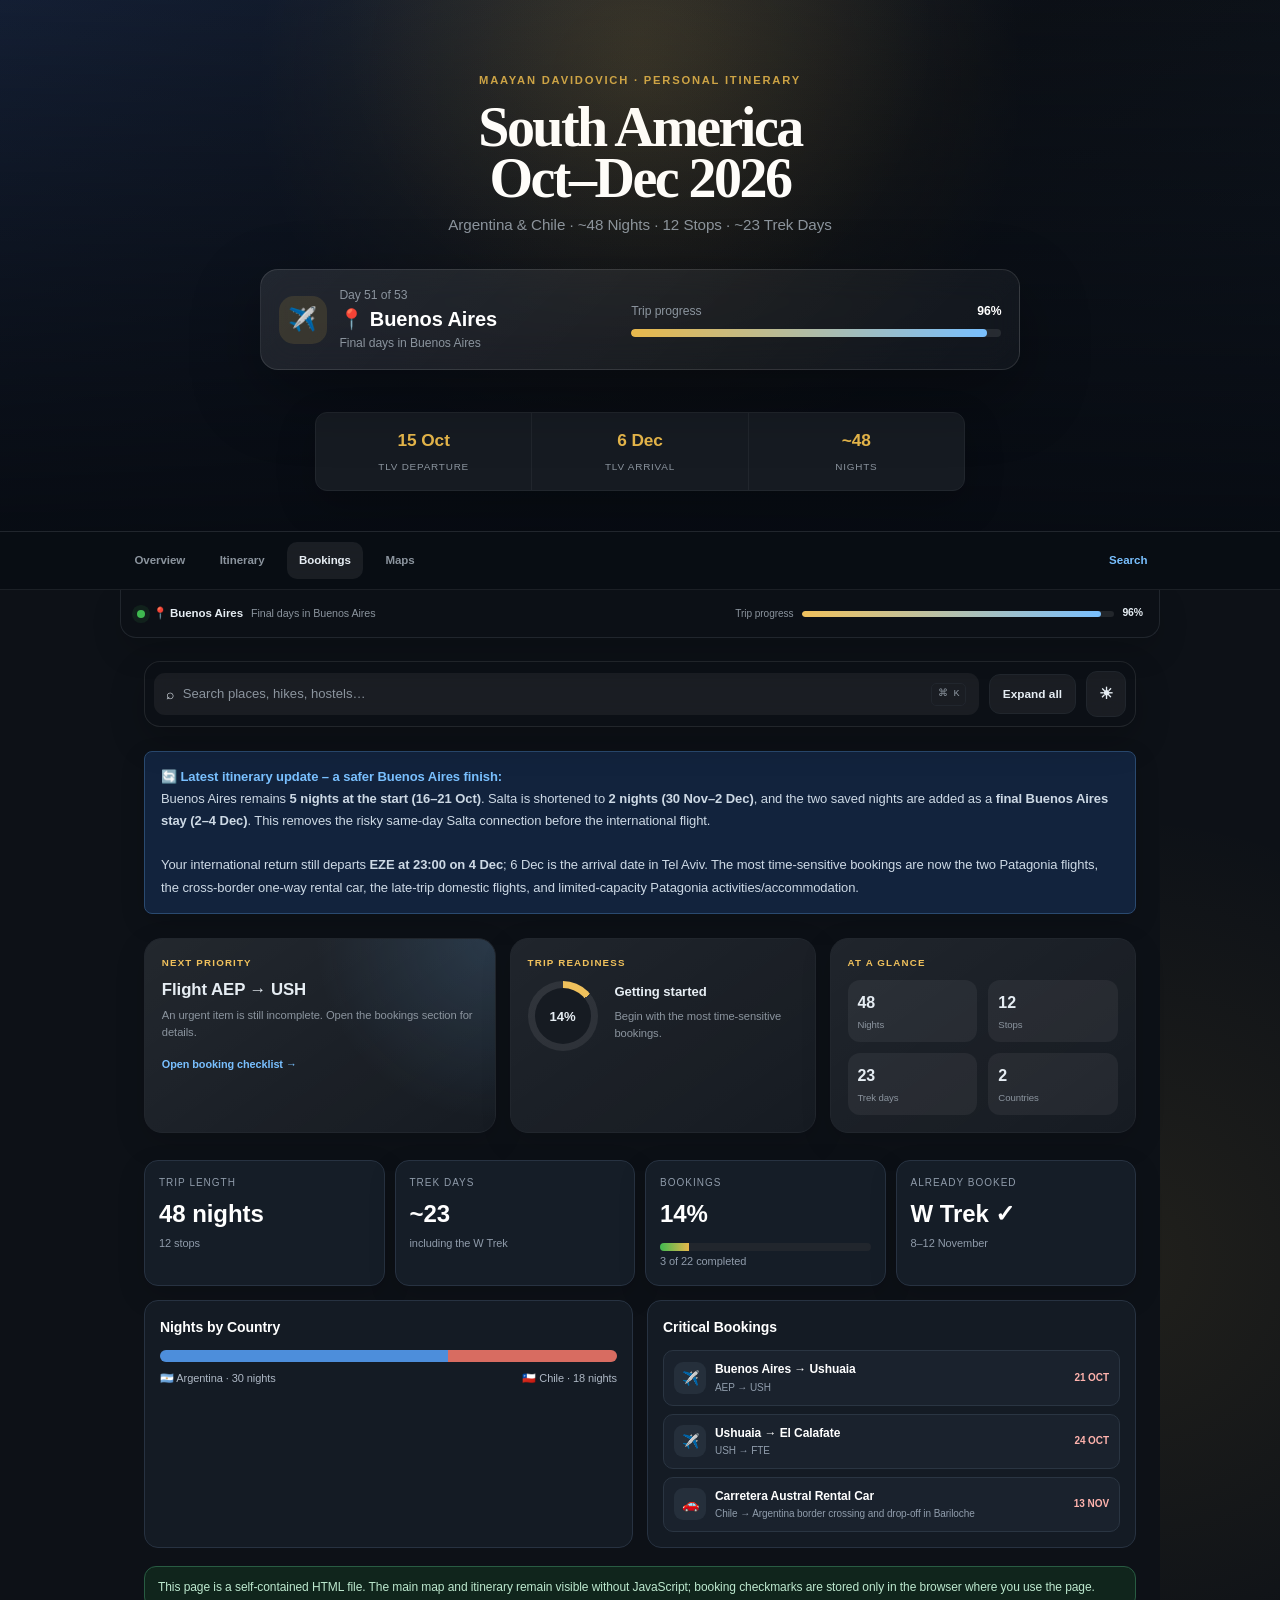
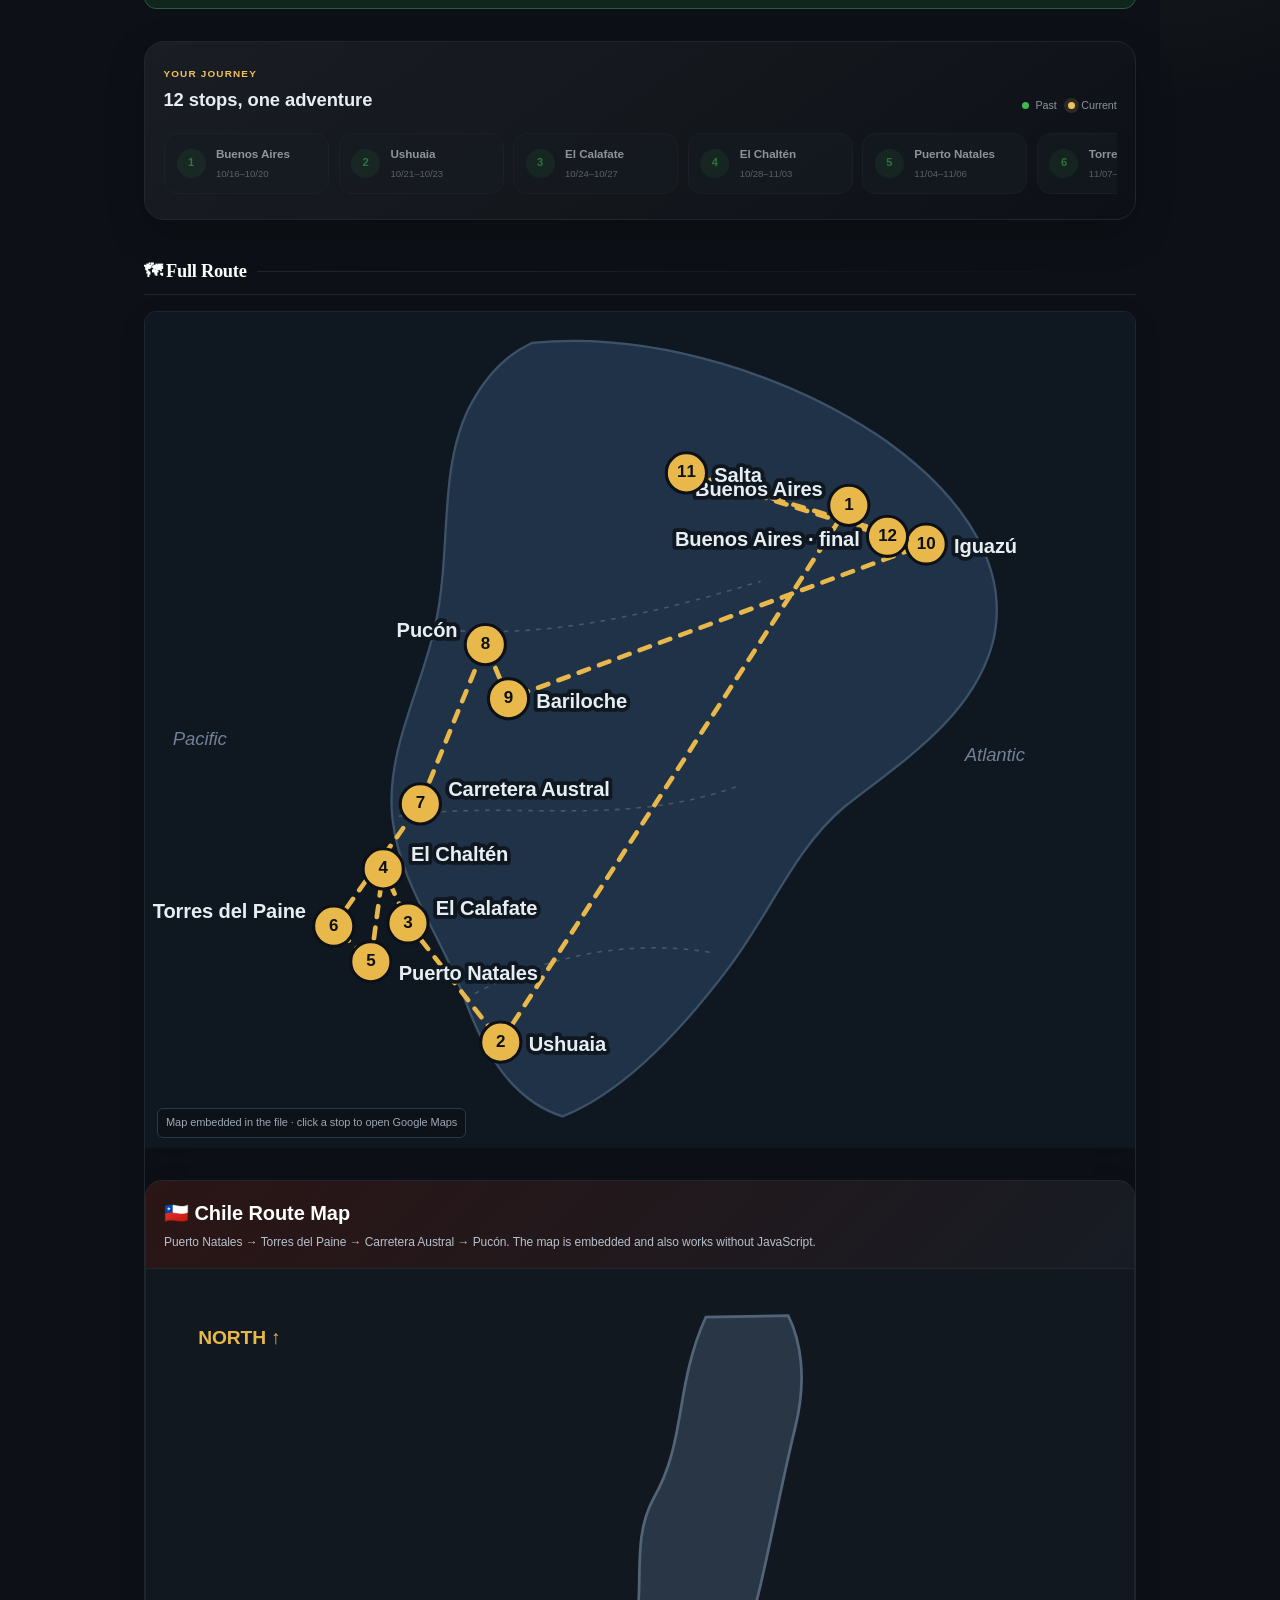
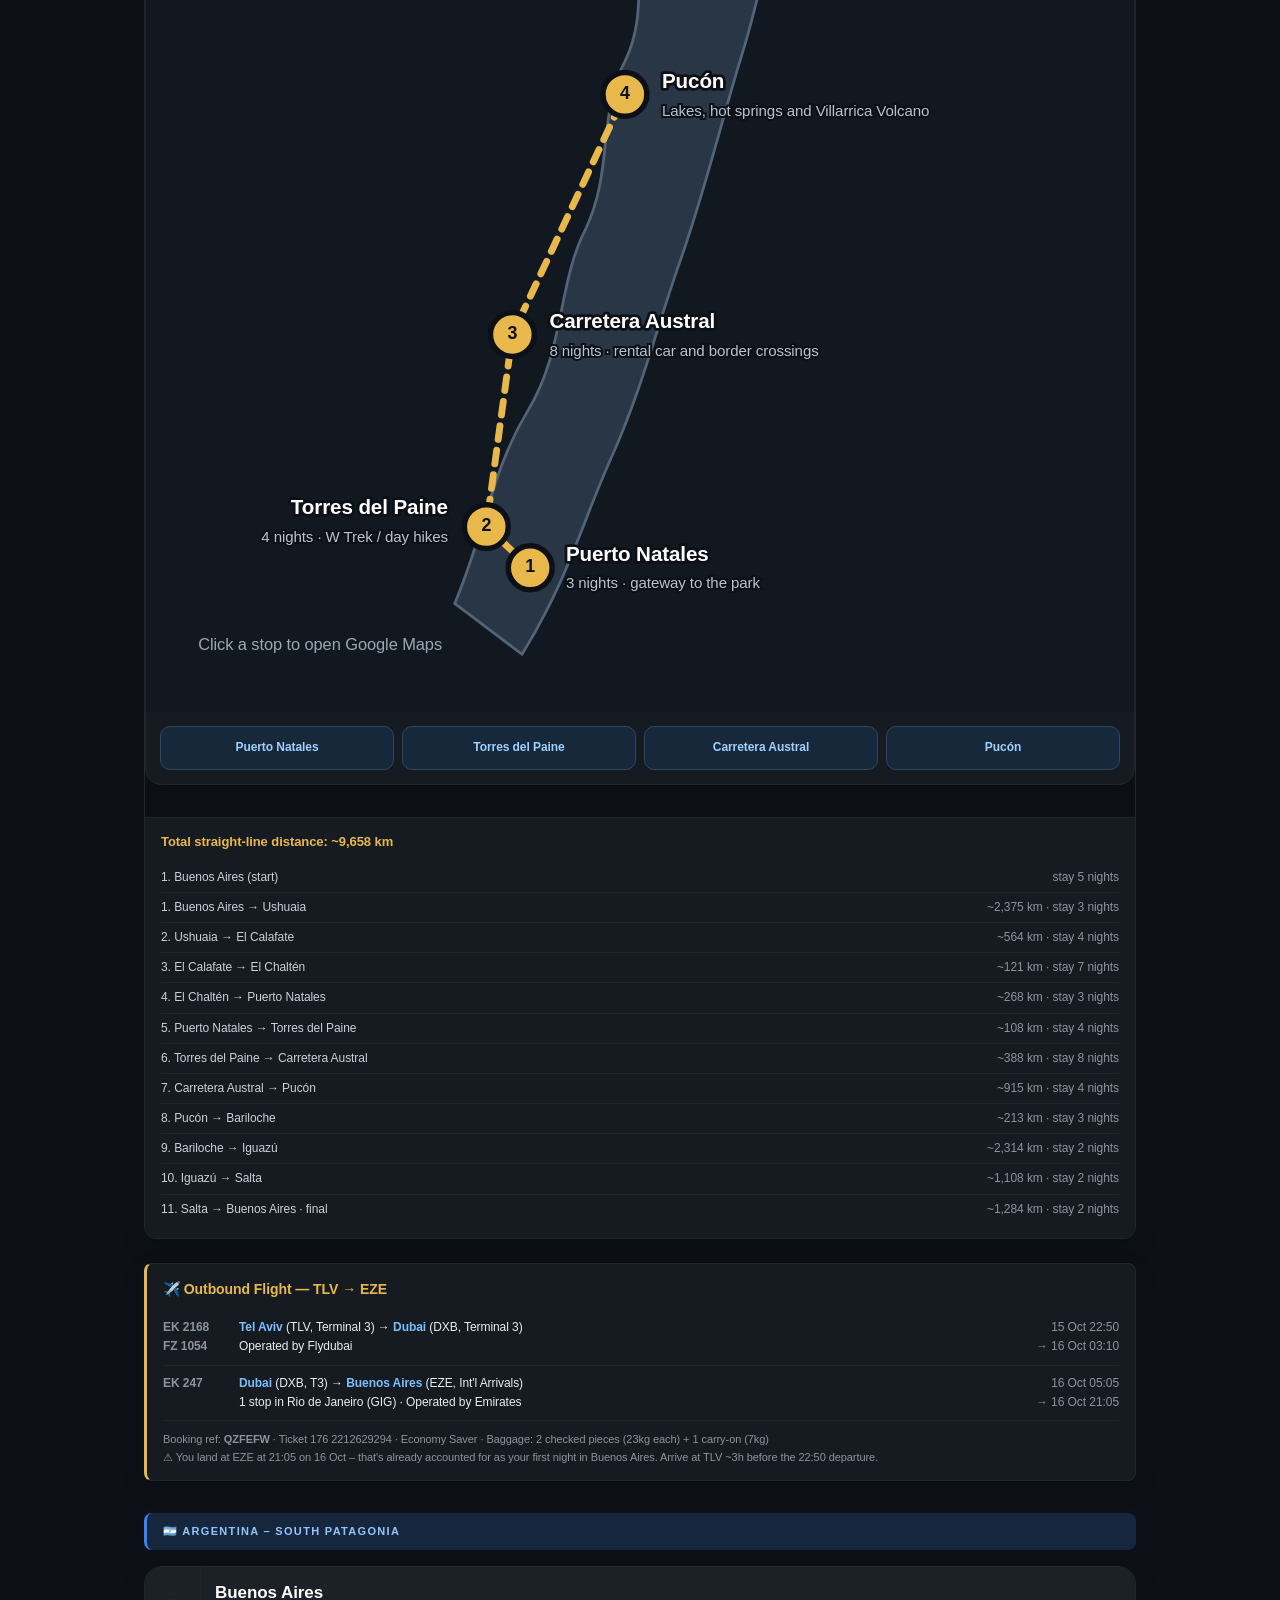
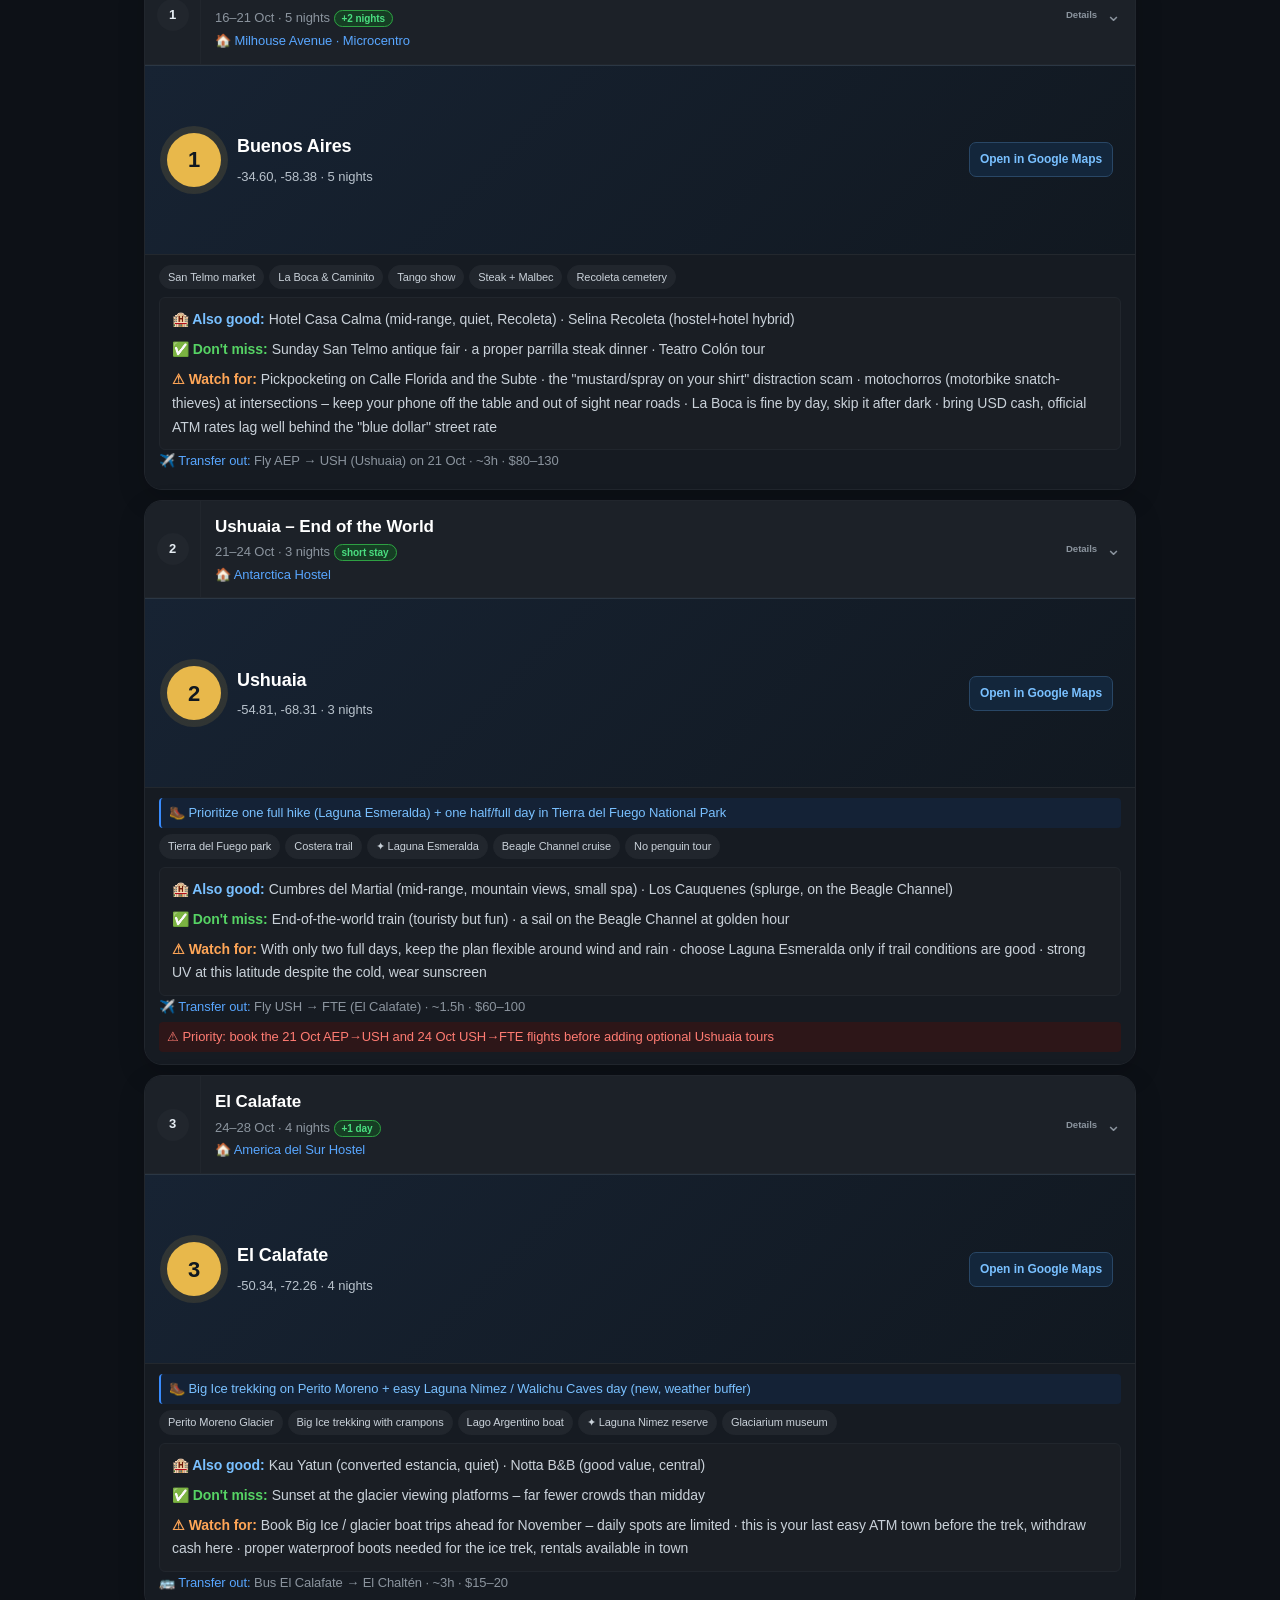
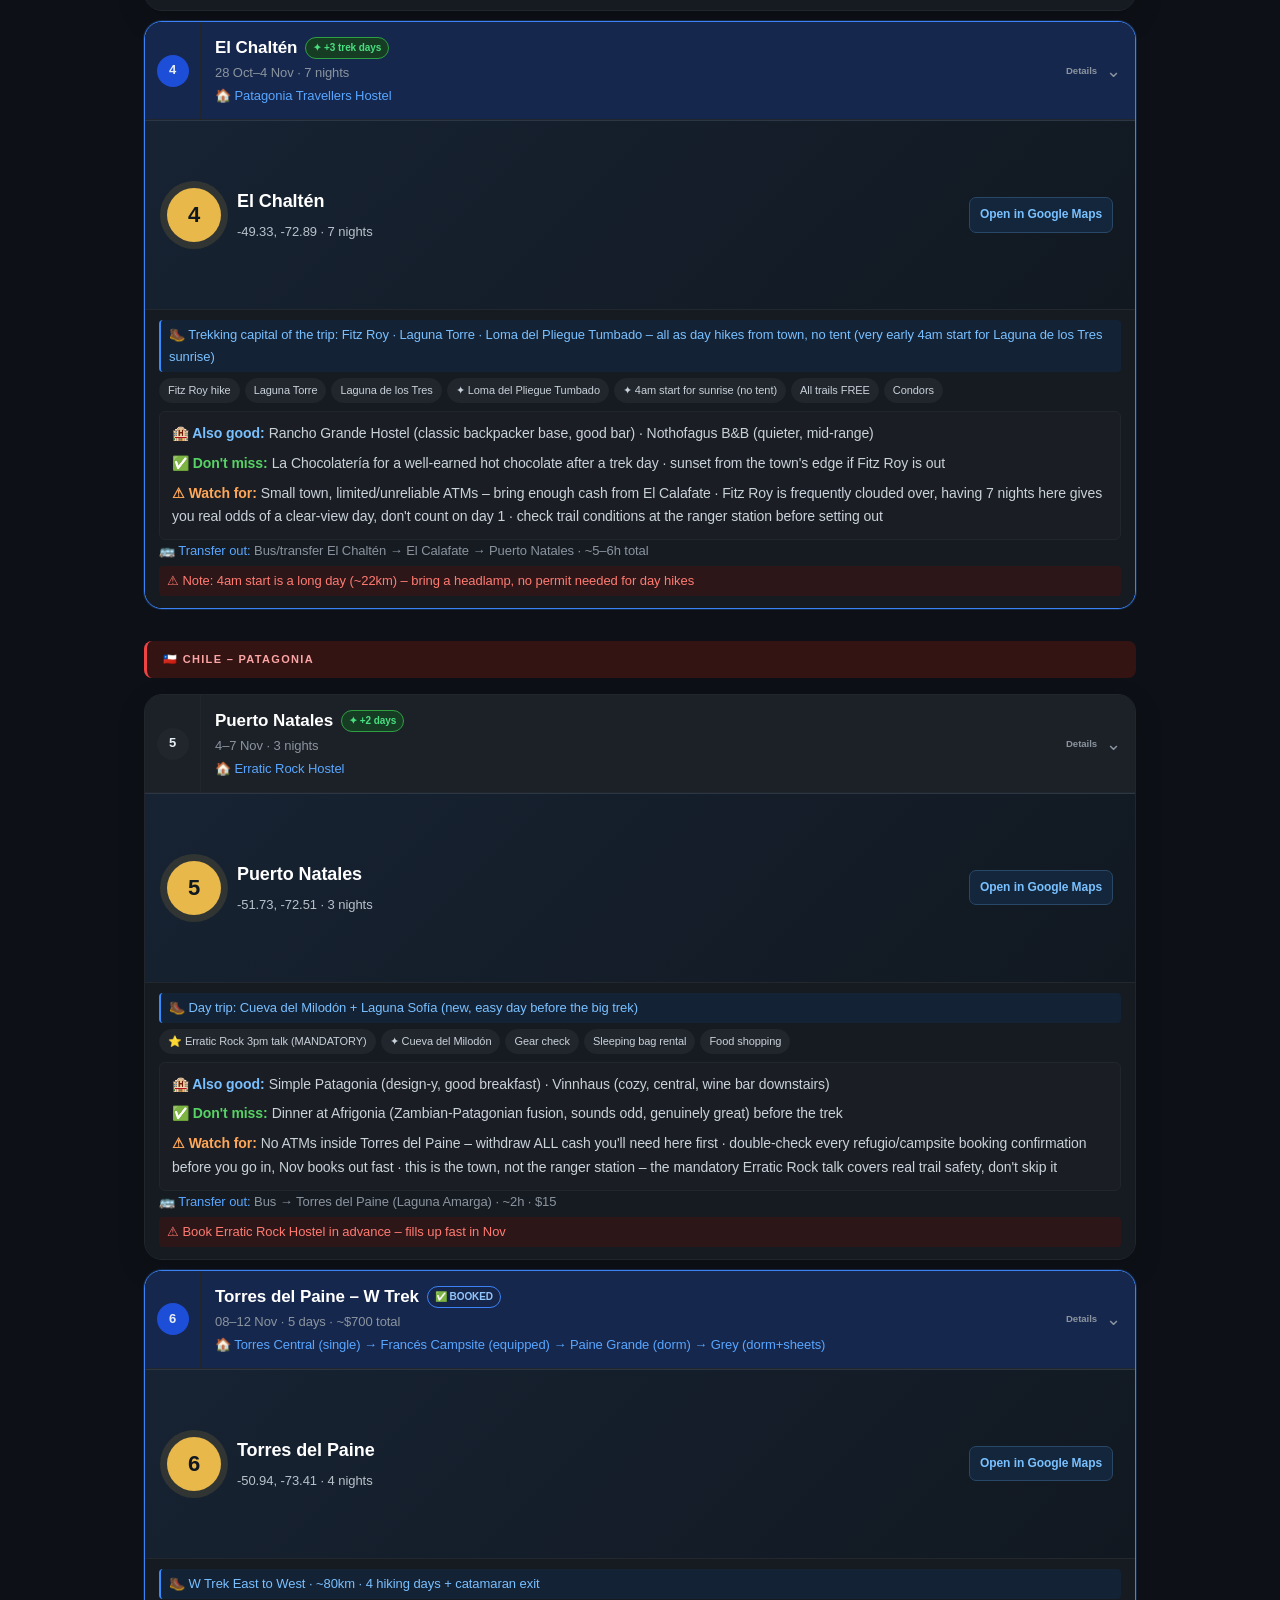
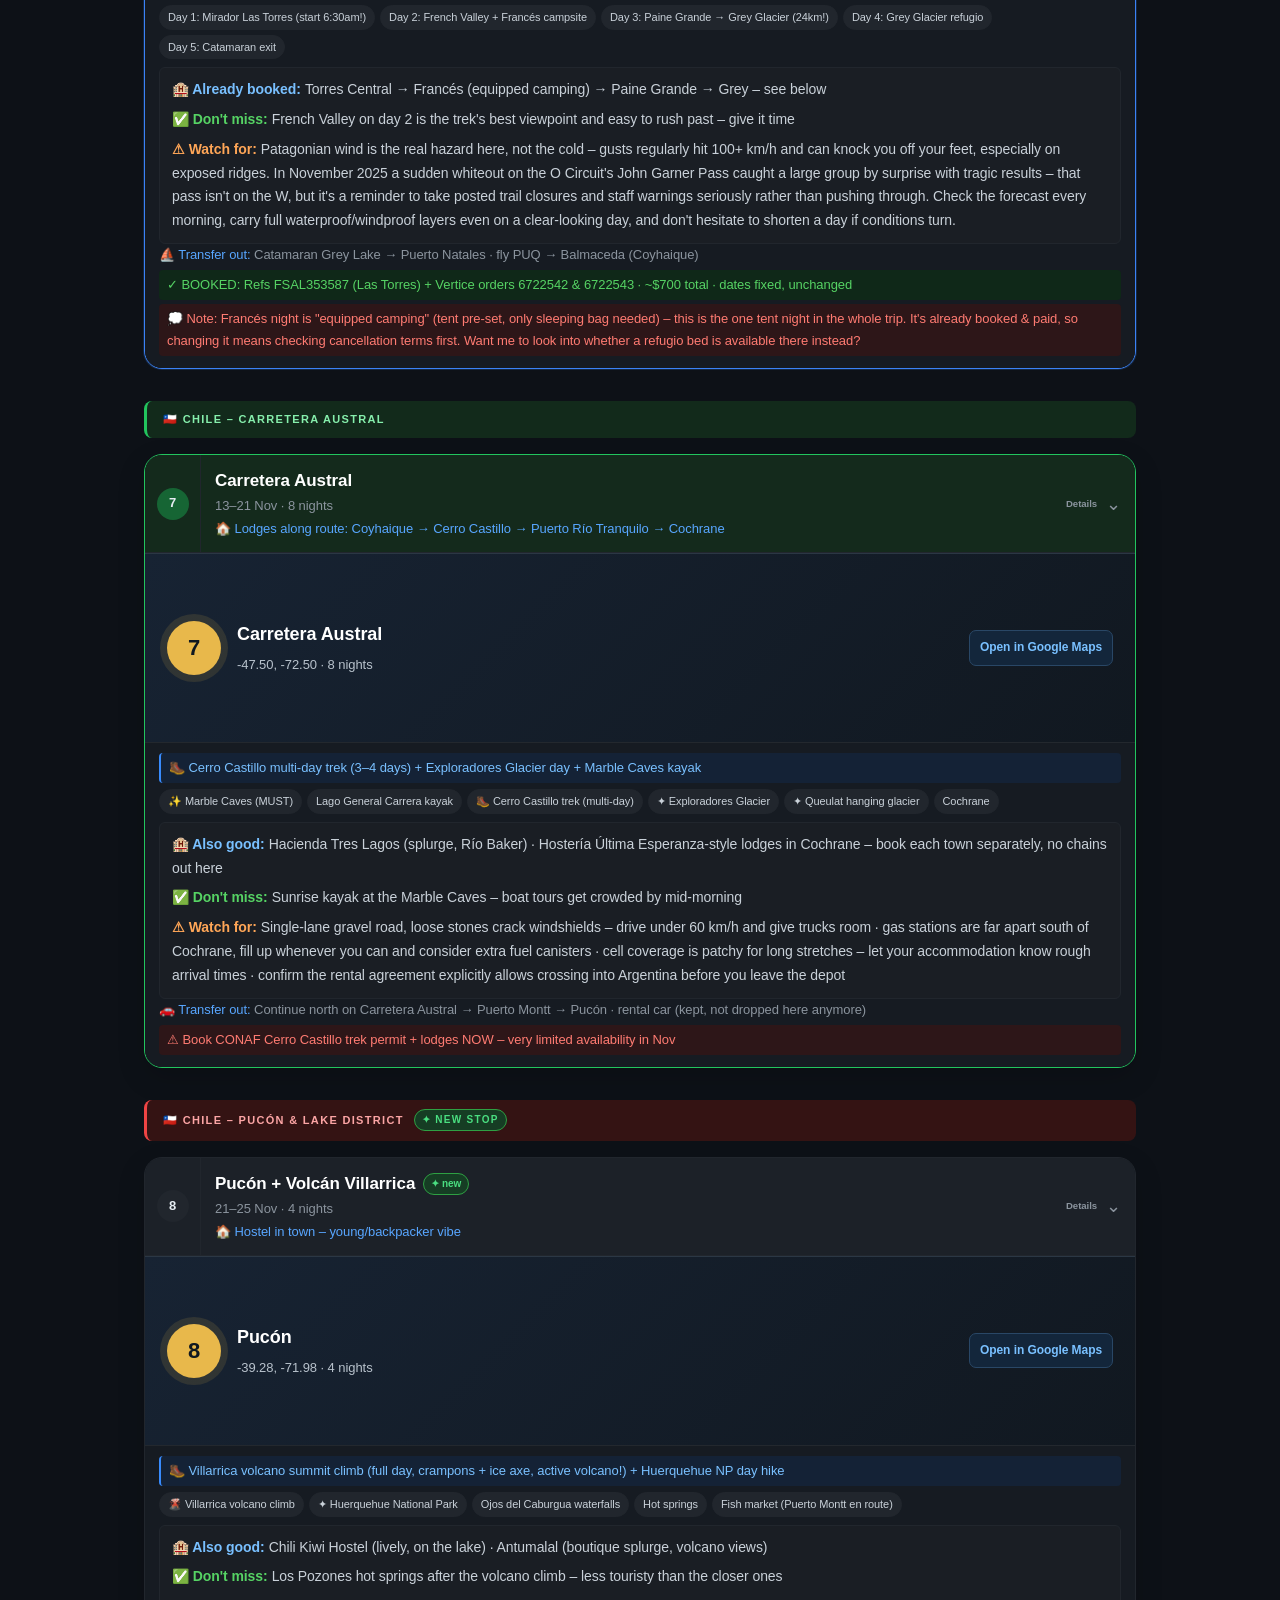
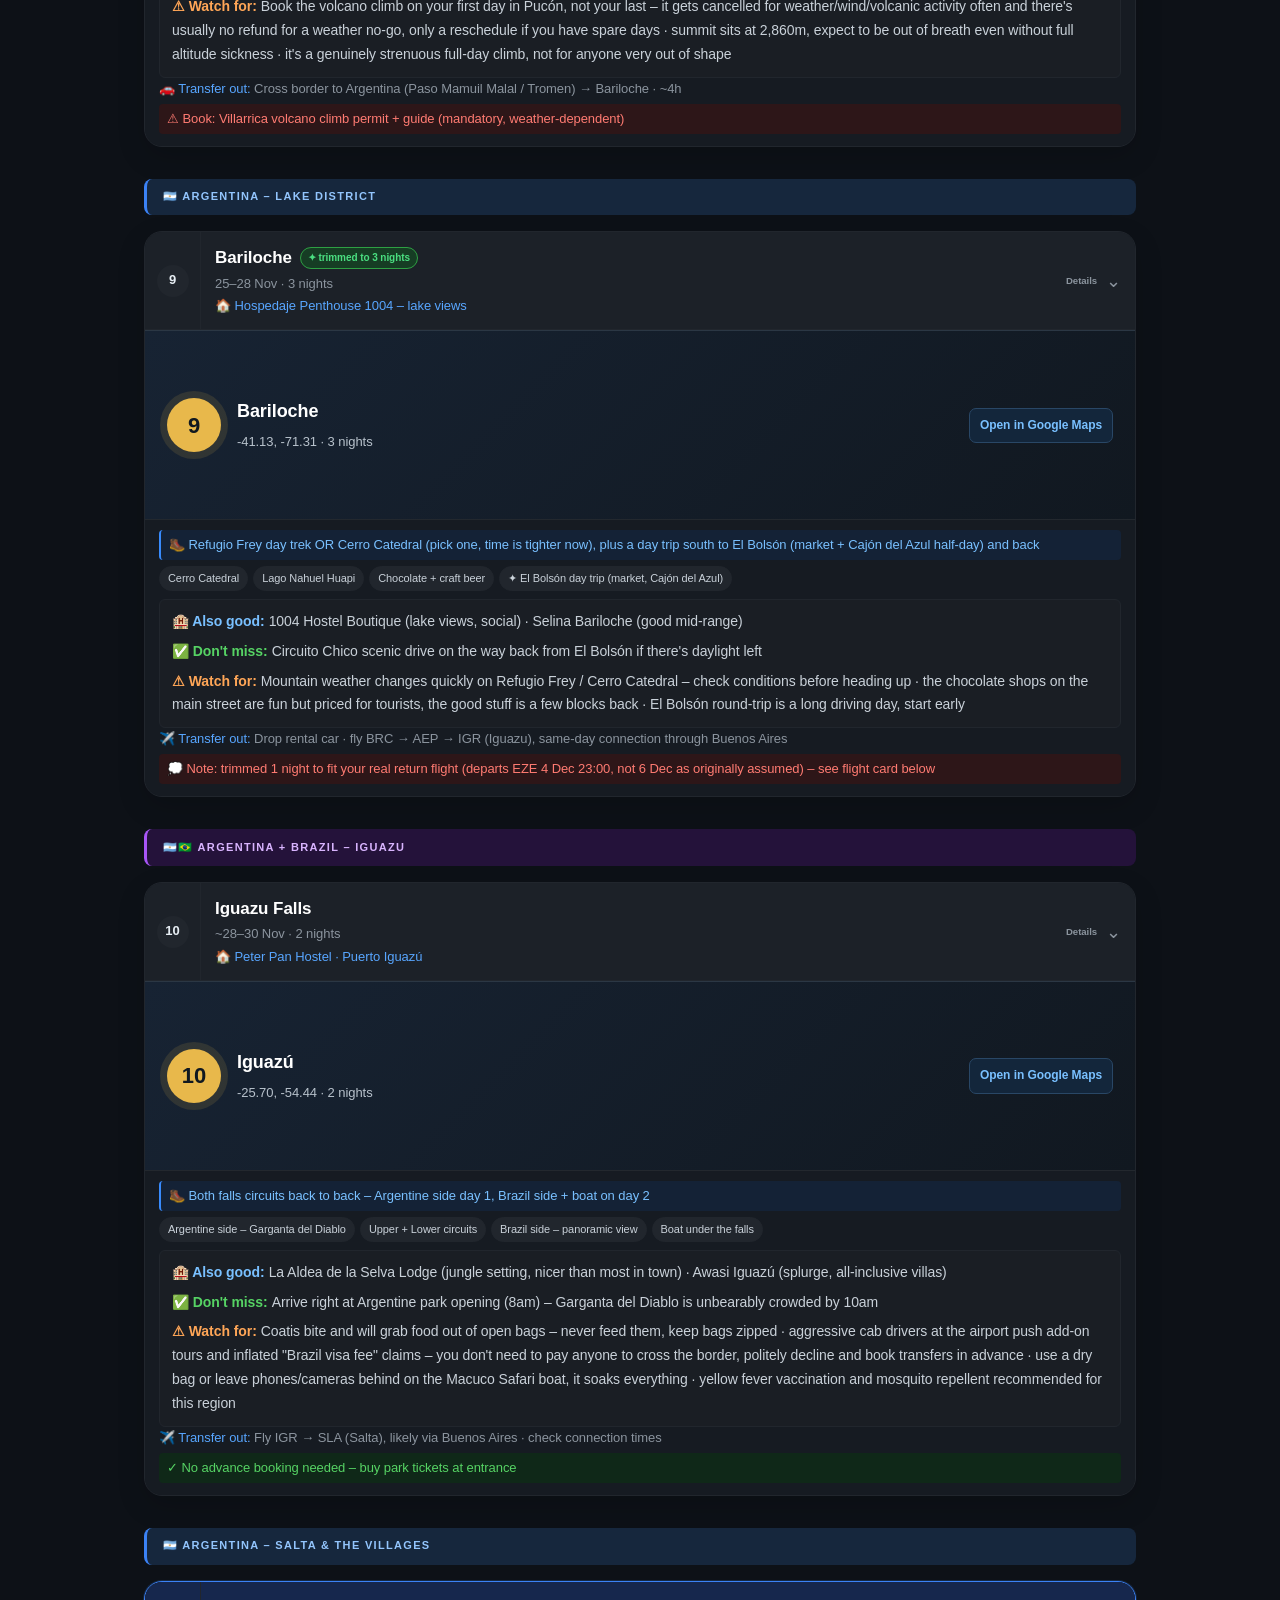
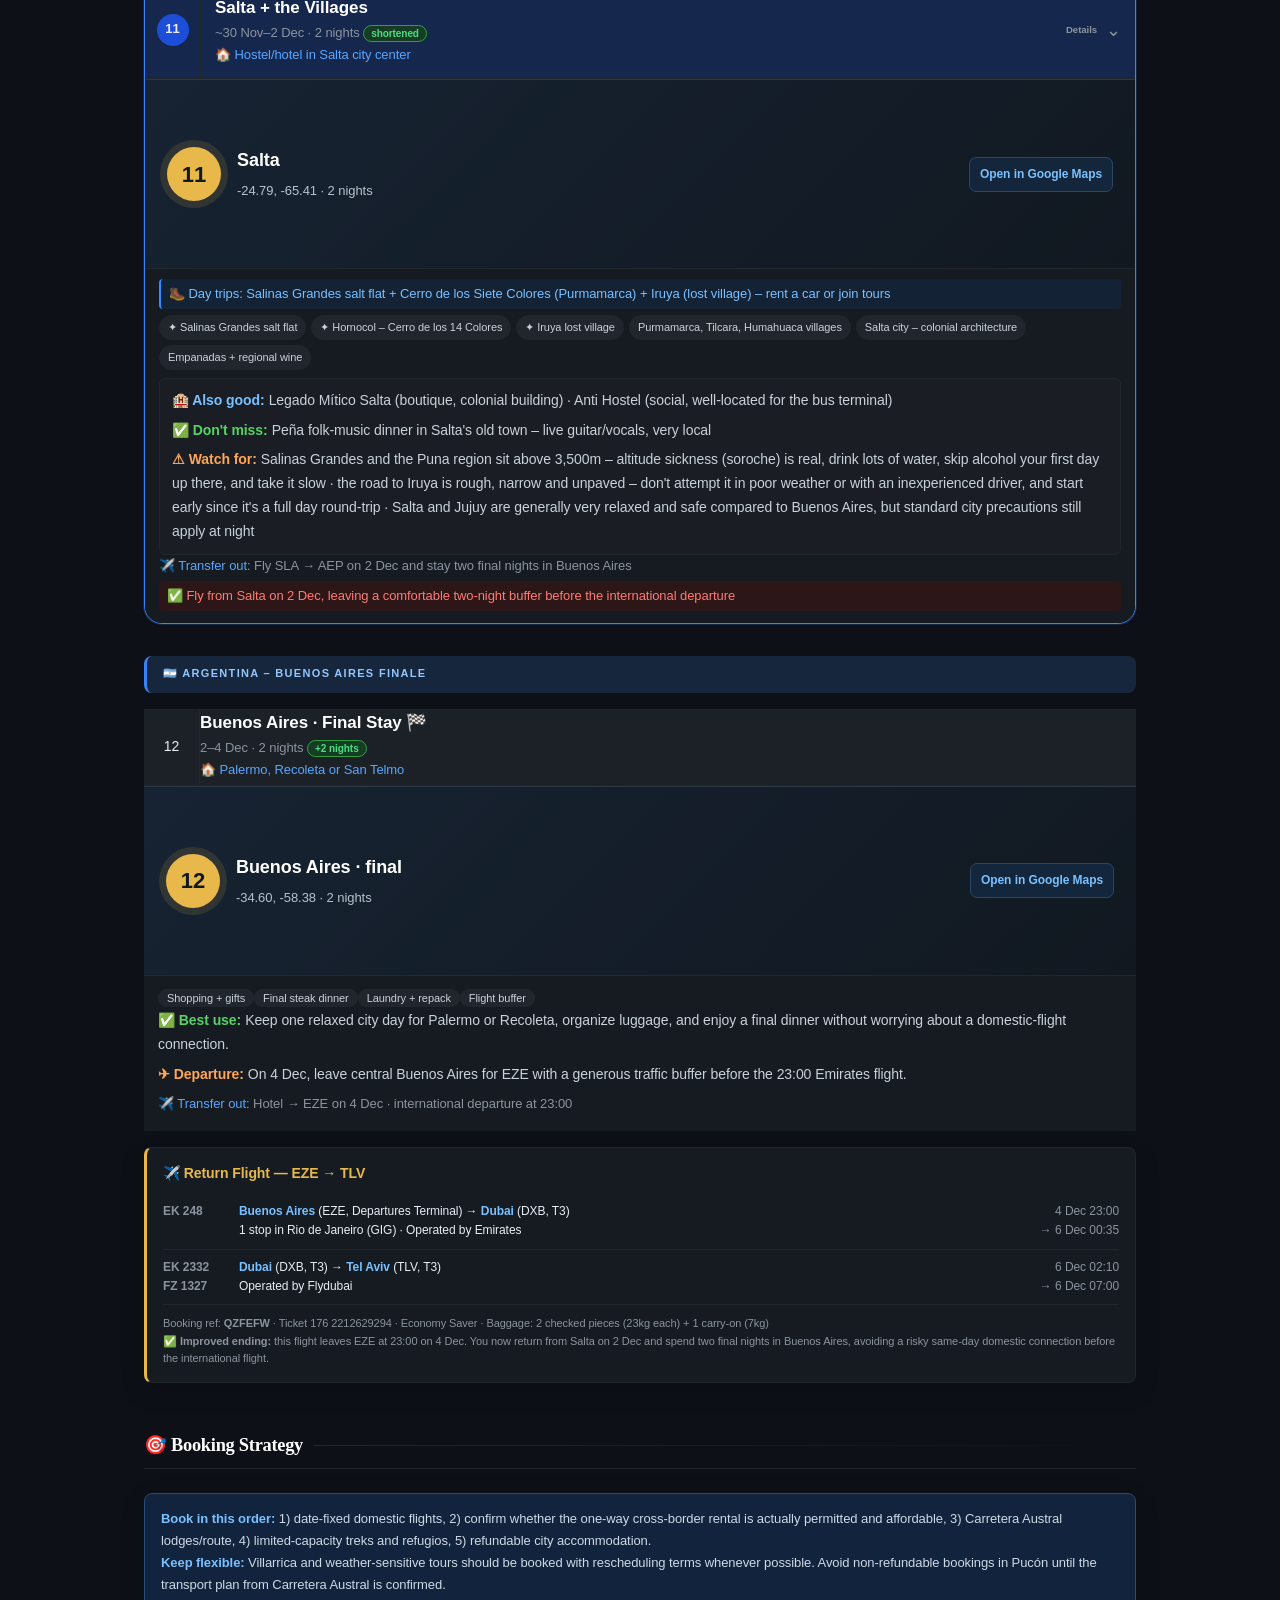
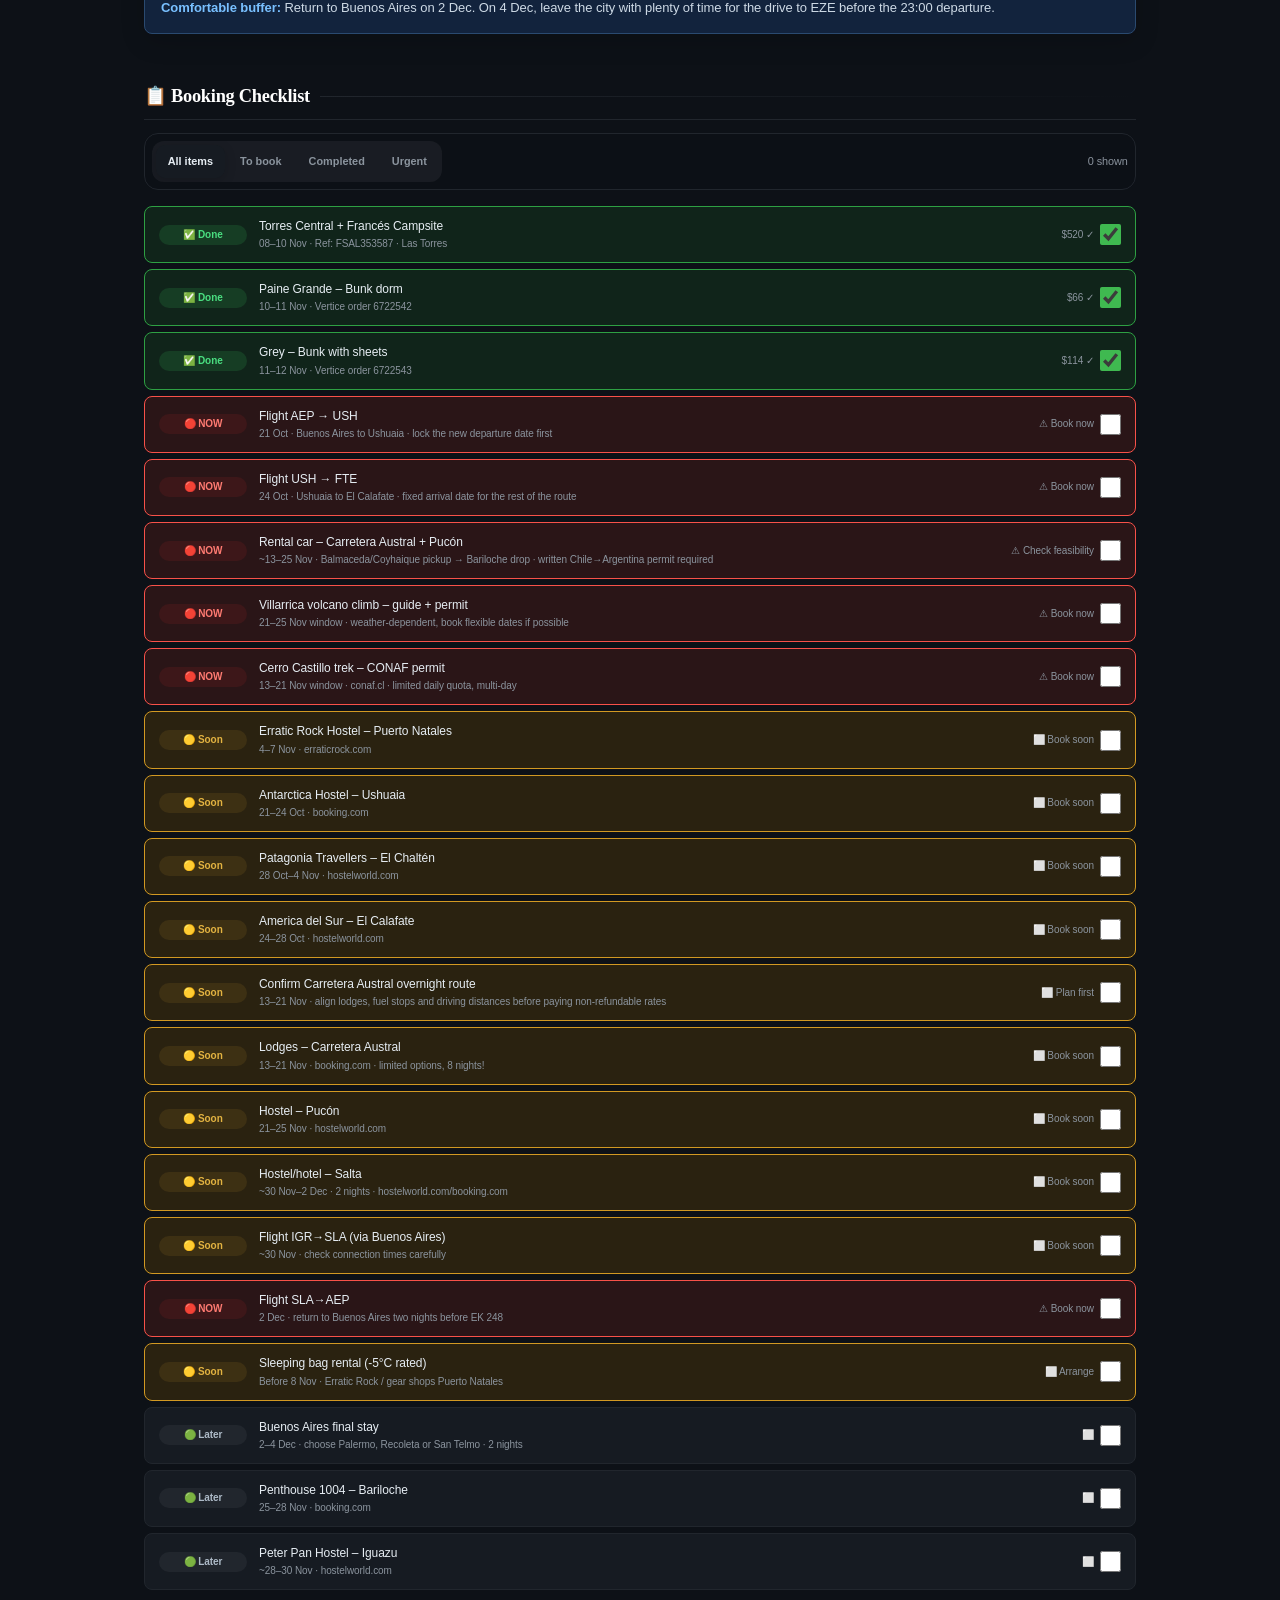
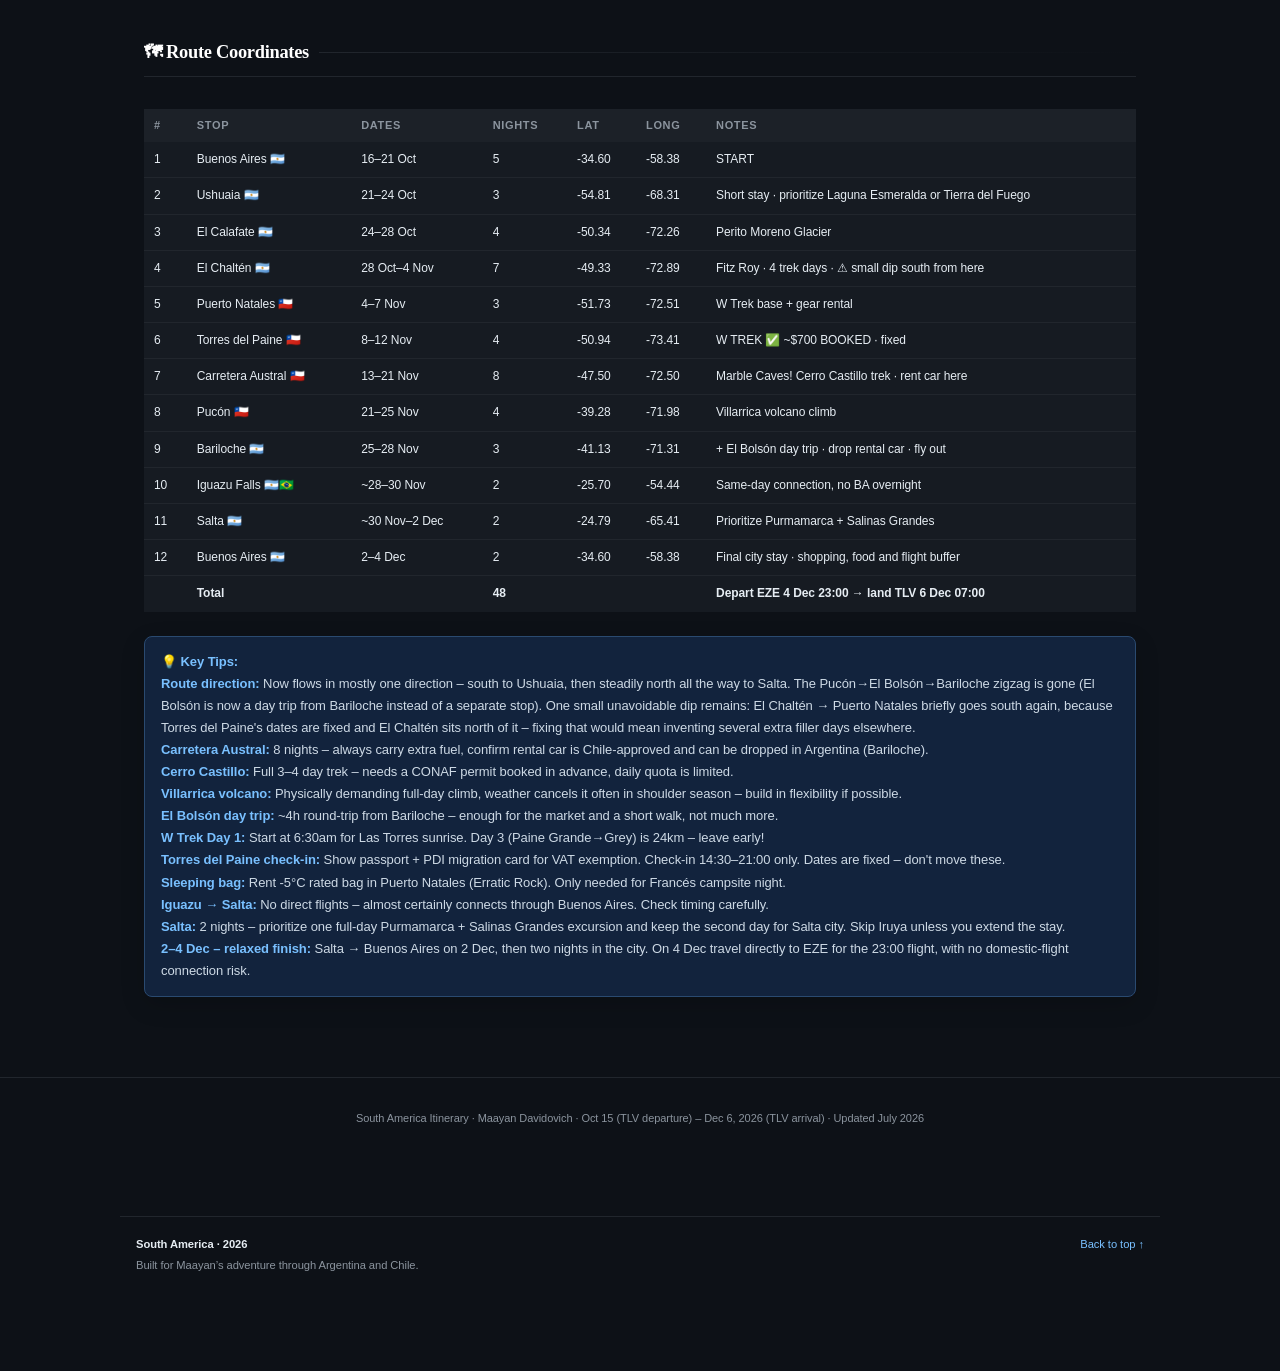
<file: index.html>
<!DOCTYPE html>

<html lang="en">
<head>
<meta charset="utf-8"/>
<meta content="width=device-width, initial-scale=1.0" name="viewport"/>
<title>Maayan's South America Adventure · 2026</title>
<meta content="#0d1117" name="theme-color"/><meta content="Maayan's interactive South America itinerary for Argentina and Chile, October–December 2026." name="description"/><meta content="yes" name="apple-mobile-web-app-capable"/><meta content="black-translucent" name="apple-mobile-web-app-status-bar-style"/><link href="style.css" rel="stylesheet"/><meta content="Maayan's South America Adventure · 2026" property="og:title"/><meta content="An interactive itinerary across Argentina and Chile." property="og:description"/><meta content="website" property="og:type"/></head>
<body id="top"><a class="skip-link" href="#dashboard">Skip to dashboard</a>
<div class="hero">
<div class="hero-eyebrow">Maayan Davidovich · Personal Itinerary</div>
<h1>South America<br/>Oct–Dec 2026</h1>
<div class="hero-sub">Argentina &amp; Chile · ~48 Nights · 12 Stops · ~23 Trek Days</div><div aria-live="polite" class="live-trip-card">
<div class="live-main">
<span class="live-icon">✈️</span>
<div>
<span class="live-label" id="live-label">Departure countdown</span>
<strong class="live-value" id="live-value">Calculating…</strong>
<span class="live-detail" id="live-detail">15 October 2026</span>
</div>
</div>
<div class="trip-progress-wrap">
<div class="trip-progress-copy">
<span id="trip-progress-label">Pre-trip planning</span>
<strong id="trip-progress-percent">0%</strong>
</div>
<div aria-label="Trip progress" class="trip-progress-track">
<div class="trip-progress-fill" id="trip-progress-fill"></div>
</div>
</div>
</div>
<div class="stats hero-stats">
<div class="stat"><span class="stat-val">15 Oct</span><span class="stat-label">TLV Departure</span></div>
<div class="stat"><span class="stat-val">6 Dec</span><span class="stat-label">TLV Arrival</span></div>
<div class="stat"><span class="stat-val">~48</span><span class="stat-label">Nights</span></div>


</div>
</div>
<nav aria-label="Trip navigation" class="v2-nav"><a href="#dashboard">Overview</a><a href="#route">Itinerary</a><a href="#bookings">Bookings</a><a href="#coordinates">Maps</a><button aria-label="Open search" class="mobile-search-trigger" id="mobile-search-trigger" type="button">Search</button></nav><div aria-live="polite" class="v4-status-bar">
<div class="status-primary">
<span class="status-pulse"></span>
<strong id="v4-status-title">Preparing your adventure</strong>
<span id="v4-status-detail">Departure countdown is loading…</span>
</div>
<div class="status-progress">
<span id="v4-progress-label">Trip progress</span>
<div class="status-progress-track"><div id="v4-progress-fill"></div></div>
<strong id="v4-progress-value">0%</strong>
</div>
</div>
<div class="container"><nav aria-label="Quick navigation" class="quick-nav">
<a href="#dashboard">Overview</a>
<a href="#route">Route</a>
<a href="#bookings">Bookings</a>
<a href="#coordinates">Coordinates</a>
</nav><div aria-label="Site tools" class="site-toolbar">
<div class="search-box">
<span aria-hidden="true">⌕</span>
<input autocomplete="off" id="site-search" placeholder="Search places, hikes, hostels…" type="search"/>
<kbd>⌘ K</kbd>
</div>
<button class="tool-button" id="expand-all" title="Expand or collapse all stops" type="button">Expand all</button>
<button aria-label="Switch color theme" class="icon-button" id="theme-toggle" title="Switch color theme" type="button">☀︎</button>
</div>
<div class="tips" style="margin-bottom:1.5rem;">
<strong>🔄 Latest itinerary update – a safer Buenos Aires finish:</strong><br/>
    Buenos Aires remains <b>5 nights at the start (16–21 Oct)</b>. Salta is shortened to <b>2 nights (30 Nov–2 Dec)</b>, and the two saved nights are added as a <b>final Buenos Aires stay (2–4 Dec)</b>. This removes the risky same-day Salta connection before the international flight.<br/><br/>
    Your international return still departs <b>EZE at 23:00 on 4 Dec</b>; 6 Dec is the arrival date in Tel Aviv. The most time-sensitive bookings are now the two Patagonia flights, the cross-border one-way rental car, the late-trip domestic flights, and limited-capacity Patagonia activities/accommodation.
  </div>
<section aria-label="Travel dashboard" id="dashboard">
<div class="dashboard-hero legacy-dashboard-hero">
<div class="dashboard-panel">
<h2>Trip Control Center</h2>
<p>Argentina &amp; Chile · 15 October–6 December 2026</p>
<div class="countdown"><strong id="days-to-go">89</strong><span>days until departure</span></div>
<div class="quick-links"><a href="#route">🗺️ View Route</a><a href="#bookings">✅ Bookings</a><a href="#coordinates">📍 Coordinates</a></div>
</div>
<div class="dashboard-panel next-action">
<div class="next-action-label">Next Action</div>
<div class="next-action-title" id="next-action-title">Book AEP → Ushuaia</div>
<div class="next-action-note" id="next-action-note">Flight for 21 October. Then book USH → FTE and confirm a cross-border one-way rental car.</div>
</div>
</div><div class="dashboard-overview">
<article class="overview-card overview-card-primary">
<span class="overview-eyebrow">Next priority</span>
<strong id="v4-next-action">Book AEP → Ushuaia</strong>
<p id="v4-next-note">Secure the first Patagonia flight, then continue with the next transport item.</p>
<a href="#bookings">Open booking checklist →</a>
</article>
<article class="overview-card">
<span class="overview-eyebrow">Trip readiness</span>
<div class="readiness-row">
<div class="readiness-ring" id="readiness-ring"><span id="readiness-value">0%</span></div>
<div>
<strong id="readiness-label">Getting started</strong>
<p id="readiness-summary">Your checklist progress will appear here.</p>
</div>
</div>
</article>
<article class="overview-card">
<span class="overview-eyebrow">At a glance</span>
<div class="overview-mini-grid">
<div><strong>48</strong><span>Nights</span></div>
<div><strong>12</strong><span>Stops</span></div>
<div><strong>23</strong><span>Trek days</span></div>
<div><strong>2</strong><span>Countries</span></div>
</div>
</article>
</div>
<div class="metric-grid legacy-metric-grid">
<div class="metric-card"><div class="kicker">Trip Length</div><div class="metric">48 nights</div><div class="sub">12 stops</div></div>
<div class="metric-card"><div class="kicker">Trek Days</div><div class="metric">~23</div><div class="sub">including the W Trek</div></div>
<div class="metric-card"><div class="kicker">Bookings</div><div class="metric" id="booking-percent">0%</div><div class="progress-track"><div class="progress-fill" id="booking-progress"></div></div><div class="sub" id="booking-summary">Calculating…</div></div>
<div class="metric-card"><div class="kicker">Already Booked</div><div class="metric">W Trek ✓</div><div class="sub">8–12 November</div></div>
</div>
<div class="dashboard-lower">
<div class="mini-panel">
<h3>Nights by Country</h3>
<div class="country-bar"><span class="arg"></span><span class="chi"></span></div>
<div class="legend-row"><span>🇦🇷 Argentina · 30 nights</span><span>🇨🇱 Chile · 18 nights</span></div>
</div>
<div class="mini-panel">
<h3>Critical Bookings</h3>
<div class="critical-list">
<div class="critical-item"><div class="critical-icon">✈️</div><div class="critical-copy"><strong>Buenos Aires → Ushuaia</strong><span>AEP → USH</span></div><div class="critical-date">21 OCT</div></div>
<div class="critical-item"><div class="critical-icon">✈️</div><div class="critical-copy"><strong>Ushuaia → El Calafate</strong><span>USH → FTE</span></div><div class="critical-date">24 OCT</div></div>
<div class="critical-item"><div class="critical-icon">🚗</div><div class="critical-copy"><strong>Carretera Austral Rental Car</strong><span>Chile → Argentina border crossing and drop-off in Bariloche</span></div><div class="critical-date">13 NOV</div></div>
</div>
</div>
</div>
<div class="safari-note">This page is a self-contained HTML file. The main map and itinerary remain visible without JavaScript; booking checkmarks are stored only in the browser where you use the page.</div>
</section><section aria-label="Trip journey" class="journey-strip">
<div class="journey-head">
<div><span class="eyebrow">Your journey</span><h2>12 stops, one adventure</h2></div>
<div class="journey-legend"><span class="dot done"></span>Past <span class="dot current"></span>Current</div>
</div>
<div class="journey-scroll">
<a class="journey-stop" data-end="2026-10-20" data-start="2026-10-16" href="#stop-1"><span class="journey-number">1</span><span><strong>Buenos Aires</strong><small>10/16–10/20</small></span></a><a class="journey-stop" data-end="2026-10-23" data-start="2026-10-21" href="#stop-2"><span class="journey-number">2</span><span><strong>Ushuaia</strong><small>10/21–10/23</small></span></a><a class="journey-stop" data-end="2026-10-27" data-start="2026-10-24" href="#stop-3"><span class="journey-number">3</span><span><strong>El Calafate</strong><small>10/24–10/27</small></span></a><a class="journey-stop" data-end="2026-11-03" data-start="2026-10-28" href="#stop-4"><span class="journey-number">4</span><span><strong>El Chaltén</strong><small>10/28–11/03</small></span></a><a class="journey-stop" data-end="2026-11-06" data-start="2026-11-04" href="#stop-5"><span class="journey-number">5</span><span><strong>Puerto Natales</strong><small>11/04–11/06</small></span></a><a class="journey-stop" data-end="2026-11-10" data-start="2026-11-07" href="#stop-6"><span class="journey-number">6</span><span><strong>Torres del Paine</strong><small>11/07–11/10</small></span></a><a class="journey-stop" data-end="2026-11-18" data-start="2026-11-11" href="#stop-7"><span class="journey-number">7</span><span><strong>Carretera Austral</strong><small>11/11–11/18</small></span></a><a class="journey-stop" data-end="2026-11-22" data-start="2026-11-19" href="#stop-8"><span class="journey-number">8</span><span><strong>Pucón</strong><small>11/19–11/22</small></span></a><a class="journey-stop" data-end="2026-11-25" data-start="2026-11-23" href="#stop-9"><span class="journey-number">9</span><span><strong>Bariloche</strong><small>11/23–11/25</small></span></a><a class="journey-stop" data-end="2026-11-27" data-start="2026-11-26" href="#stop-10"><span class="journey-number">10</span><span><strong>Iguazú</strong><small>11/26–11/27</small></span></a><a class="journey-stop" data-end="2026-11-29" data-start="2026-11-28" href="#stop-11"><span class="journey-number">11</span><span><strong>Salta</strong><small>11/28–11/29</small></span></a><a class="journey-stop" data-end="2026-12-06" data-start="2026-11-30" href="#stop-12"><span class="journey-number">12</span><span><strong>Buenos Aires</strong><small>11/30–12/06</small></span></a>
</div>
</section>
<h2 class="section-title" id="route" style="margin-top:0;">🗺 Full Route</h2>
<div class="overview-map-wrap">
<div class="overview-map" id="overview-map"><div class="native-map-shell static-map">
<svg aria-label="South America itinerary" role="img" viewbox="0 0 640 540">
<rect fill="#0f1720" height="540" width="640"></rect>
<path class="native-land" d="M250 20 C330 12 420 42 480 84 C530 120 560 166 548 214 C535 262 490 290 452 320 C420 347 405 387 378 423 C348 463 310 504 270 520 C238 510 220 480 207 445 C191 402 165 370 160 328 C155 284 179 244 188 201 C198 153 190 105 208 65 C219 42 233 28 250 20Z"></path>
<path class="native-border" d="M190 205 C255 212 327 196 398 174 M164 326 C235 315 306 334 382 307 M207 444 C255 417 310 405 366 414"></path>
<text class="native-water-label" x="18" y="280">Pacific</text><text class="native-water-label" x="530" y="290">Atlantic</text>
<path class="native-route" d="M455 125 L230 472 L170 395 L154 360 L146 420 L122 397 L178 318 L220 215 L235 250 L505 150 L350 104 L480 145"></path>
<a href="https://www.google.com/maps/search/?api=1&amp;query=-34.6,-58.38" rel="noopener" target="_blank"><circle class="native-dot" cx="455" cy="125" r="13"></circle><text class="native-number" x="455" y="125">1</text><text class="native-label" text-anchor="end" x="438" y="119">Buenos Aires</text></a>
<a href="https://www.google.com/maps/search/?api=1&amp;query=-54.81,-68.31" rel="noopener" target="_blank"><circle class="native-dot" cx="230" cy="472" r="13"></circle><text class="native-number" x="230" y="472">2</text><text class="native-label" x="248" y="478">Ushuaia</text></a>
<a href="https://www.google.com/maps/search/?api=1&amp;query=-50.34,-72.26" rel="noopener" target="_blank"><circle class="native-dot" cx="170" cy="395" r="13"></circle><text class="native-number" x="170" y="395">3</text><text class="native-label" x="188" y="390">El Calafate</text></a>
<a href="https://www.google.com/maps/search/?api=1&amp;query=-49.33,-72.89" rel="noopener" target="_blank"><circle class="native-dot" cx="154" cy="360" r="13"></circle><text class="native-number" x="154" y="360">4</text><text class="native-label" x="172" y="355">El Chaltén</text></a>
<a href="https://www.google.com/maps/search/?api=1&amp;query=-51.73,-72.51" rel="noopener" target="_blank"><circle class="native-dot" cx="146" cy="420" r="13"></circle><text class="native-number" x="146" y="420">5</text><text class="native-label" x="164" y="432">Puerto Natales</text></a>
<a href="https://www.google.com/maps/search/?api=1&amp;query=-50.94,-73.41" rel="noopener" target="_blank"><circle class="native-dot" cx="122" cy="397" r="13"></circle><text class="native-number" x="122" y="397">6</text><text class="native-label" text-anchor="end" x="104" y="392">Torres del Paine</text></a>
<a href="https://www.google.com/maps/search/?api=1&amp;query=-47.5,-72.5" rel="noopener" target="_blank"><circle class="native-dot" cx="178" cy="318" r="13"></circle><text class="native-number" x="178" y="318">7</text><text class="native-label" x="196" y="313">Carretera Austral</text></a>
<a href="https://www.google.com/maps/search/?api=1&amp;query=-39.28,-71.98" rel="noopener" target="_blank"><circle class="native-dot" cx="220" cy="215" r="13"></circle><text class="native-number" x="220" y="215">8</text><text class="native-label" text-anchor="end" x="202" y="210">Pucón</text></a>
<a href="https://www.google.com/maps/search/?api=1&amp;query=-41.13,-71.31" rel="noopener" target="_blank"><circle class="native-dot" cx="235" cy="250" r="13"></circle><text class="native-number" x="235" y="250">9</text><text class="native-label" x="253" y="256">Bariloche</text></a>
<a href="https://www.google.com/maps/search/?api=1&amp;query=-25.7,-54.44" rel="noopener" target="_blank"><circle class="native-dot" cx="505" cy="150" r="13"></circle><text class="native-number" x="505" y="150">10</text><text class="native-label" x="523" y="156">Iguazú</text></a>
<a href="https://www.google.com/maps/search/?api=1&amp;query=-24.79,-65.41" rel="noopener" target="_blank"><circle class="native-dot" cx="350" cy="104" r="13"></circle><text class="native-number" x="350" y="104">11</text><text class="native-label" x="368" y="110">Salta</text></a>
<a href="https://www.google.com/maps/search/?api=1&amp;query=-34.6,-58.38" rel="noopener" target="_blank"><circle class="native-dot" cx="480" cy="145" r="13"></circle><text class="native-number" x="480" y="145">12</text><text class="native-label" text-anchor="end" x="462" y="151">Buenos Aires · final</text></a>
</svg><div class="native-map-note">Map embedded in the file · click a stop to open Google Maps</div></div></div>
<section aria-label="Chile map" class="country-map-section" id="chile-map">
<div class="country-map-card">
<div class="country-map-head">
<h2>🇨🇱 Chile Route Map</h2>
<p>Puerto Natales → Torres del Paine → Carretera Austral → Pucón. The map is embedded and also works without JavaScript.</p>
</div>
<svg aria-label="Chile itinerary map" class="chile-map" role="img" viewbox="0 0 720 760">
<rect fill="#111820" height="760" width="720"></rect>
<path class="chile-land" d="M408 35 C385 86 394 125 370 167 C350 203 369 246 349 286 C329 324 341 365 320 409 C300 448 305 497 278 541 C252 584 248 626 225 681 L274 718 C307 665 319 619 339 575 C361 526 372 481 388 435 C407 382 418 334 434 282 C451 227 459 173 473 116 C482 80 477 52 468 34 Z"></path>
<path class="chile-route" d="M280 655 L248 625 L267 485 L349 310"></path>
<a href="https://www.google.com/maps/search/?api=1&amp;query=-51.73,-72.51" rel="noopener" target="_blank">
<circle class="chile-dot" cx="280" cy="655" r="16"></circle><text class="chile-num" x="280" y="655">1</text>
<text class="chile-label" x="306" y="650">Puerto Natales</text><text class="chile-sub" x="306" y="670">3 nights · gateway to the park</text>
</a>
<a href="https://www.google.com/maps/search/?api=1&amp;query=-50.94,-73.41" rel="noopener" target="_blank">
<circle class="chile-dot" cx="248" cy="625" r="16"></circle><text class="chile-num" x="248" y="625">2</text>
<text class="chile-label" text-anchor="end" x="220" y="616">Torres del Paine</text><text class="chile-sub" text-anchor="end" x="220" y="636">4 nights · W Trek / day hikes</text>
</a>
<a href="https://www.google.com/maps/search/?api=1&amp;query=-47.5,-72.5" rel="noopener" target="_blank">
<circle class="chile-dot" cx="267" cy="485" r="16"></circle><text class="chile-num" x="267" y="485">3</text>
<text class="chile-label" x="294" y="480">Carretera Austral</text><text class="chile-sub" x="294" y="501">8 nights · rental car and border crossings</text>
</a>
<a href="https://www.google.com/maps/search/?api=1&amp;query=-39.28,-71.98" rel="noopener" target="_blank">
<circle class="chile-dot" cx="349" cy="310" r="16"></circle><text class="chile-num" x="349" y="310">4</text>
<text class="chile-label" x="376" y="305">Pucón</text><text class="chile-sub" x="376" y="326">Lakes, hot springs and Villarrica Volcano</text>
</a>
<text fill="#e8b84b" font-size="14" font-weight="800" x="38" y="55">NORTH ↑</text>
<text fill="#9ba7b4" font-size="12" x="38" y="715">Click a stop to open Google Maps</text>
</svg>
<div class="map-actions">
<a href="https://www.google.com/maps/search/?api=1&amp;query=Puerto+Natales+Chile" rel="noopener" target="_blank">Puerto Natales</a>
<a href="https://www.google.com/maps/search/?api=1&amp;query=Torres+del+Paine" rel="noopener" target="_blank">Torres del Paine</a>
<a href="https://www.google.com/maps/search/?api=1&amp;query=Carretera+Austral" rel="noopener" target="_blank">Carretera Austral</a>
<a href="https://www.google.com/maps/search/?api=1&amp;query=Pucon+Chile" rel="noopener" target="_blank">Pucón</a>
</div>
</div>
</section>
<div class="distance-panel">
<div class="dp-total" id="dp-total">Total straight-line distance: calculating…</div>
<div id="dp-legs"></div>
</div>
</div>
<div class="flight-card">
<h3>✈️ Outbound Flight — TLV → EZE</h3>
<div class="flight-leg">
<span class="flight-num">EK 2168<br/>FZ 1054</span>
<span class="flight-route"><b>Tel Aviv</b> (TLV, Terminal 3) → <b>Dubai</b> (DXB, Terminal 3)<br/>Operated by Flydubai</span>
<span class="flight-time">15 Oct 22:50<br/>→ 16 Oct 03:10</span>
</div>
<div class="flight-leg">
<span class="flight-num">EK 247</span>
<span class="flight-route"><b>Dubai</b> (DXB, T3) → <b>Buenos Aires</b> (EZE, Int'l Arrivals)<br/>1 stop in Rio de Janeiro (GIG) · Operated by Emirates</span>
<span class="flight-time">16 Oct 05:05<br/>→ 16 Oct 21:05</span>
</div>
<div class="flight-meta">
      Booking ref: <b>QZFEFW</b> · Ticket 176 2212629294 · Economy Saver · Baggage: 2 checked pieces (23kg each) + 1 carry-on (7kg)<br/>
      ⚠ You land at EZE at 21:05 on 16 Oct – that's already accounted for as your first night in Buenos Aires. Arrive at TLV ~3h before the 22:50 departure.
    </div>
</div>
<!-- ARGENTINA SOUTH -->
<div class="section-header sec-ar">🇦🇷 Argentina – South Patagonia</div>
<div class="stop" data-collapsible="true" data-search="1 buenos aires 16–21 oct · 5 nights +2 nights 🏠 milhouse avenue · microcentro ⌄ 1 buenos aires -34.60, -58.38 · 5 nights open in google maps san telmo market la boca &amp; caminito tango show steak + malbec recoleta cemetery 🏨 also good: hotel casa calma (mid-range, quiet, recoleta) · selina recoleta (hostel+hotel hybrid) ✅ don't miss: sunday san telmo antique fair · a proper parrilla steak dinner · teatro colón tour ⚠ watch for: pickpocketing on calle florida and the subte · the &quot;mustard/spray on your shirt&quot; distraction scam · motochorros (motorbike snatch-thieves) at intersections – keep your phone off the table and out of sight near roads · la boca is fine by day, skip it after dark · bring usd cash, official atm rates lag well behind the &quot;blue dollar&quot; street rate ✈️ transfer out: fly aep → ush (ushuaia) on 21 oct · ~3h · $80–130" id="stop-1">
<div aria-expanded="true" class="stop-header" role="button" tabindex="0">
<div class="stop-num"><div class="num-circle">1</div></div>
<div class="stop-meta">
<div class="stop-name">Buenos Aires</div>
<div class="stop-dates">16–21 Oct · 5 nights <span class="new-badge">+2 nights</span></div>
<div class="stop-hostel">🏠 Milhouse Avenue · Microcentro</div>
<span aria-hidden="true" class="stop-chevron">⌄</span></div>
<span class="stop-toggle-hint">Details</span></div>
<div class="stop-map" id="map-1"><div class="location-panel"><div class="location-pin">1</div><div class="location-copy"><strong>Buenos Aires</strong><span>-34.60, -58.38 · 5 nights</span></div><a class="mini-map-link" href="https://www.google.com/maps/search/?api=1&amp;query=-34.6,-58.38" rel="noopener" target="_blank">Open in Google Maps</a></div></div>
<div aria-hidden="false" class="stop-body">
<div class="highlights">
<span class="tag">San Telmo market</span><span class="tag">La Boca &amp; Caminito</span>
<span class="tag">Tango show</span><span class="tag">Steak + Malbec</span><span class="tag">Recoleta cemetery</span>
</div>
<div class="info-block">
<div class="info-row stay"><span class="info-label">🏨 Also good:</span><span class="text">Hotel Casa Calma (mid-range, quiet, Recoleta) · Selina Recoleta (hostel+hotel hybrid)</span></div>
<div class="info-row todo"><span class="info-label">✅ Don't miss:</span><span class="text">Sunday San Telmo antique fair · a proper parrilla steak dinner · Teatro Colón tour</span></div>
<div class="info-row warn"><span class="info-label">⚠ Watch for:</span><span class="text">Pickpocketing on Calle Florida and the Subte · the "mustard/spray on your shirt" distraction scam · motochorros (motorbike snatch-thieves) at intersections – keep your phone off the table and out of sight near roads · La Boca is fine by day, skip it after dark · bring USD cash, official ATM rates lag well behind the "blue dollar" street rate</span></div>
</div>
<div class="transfer-line">✈️ <span>Transfer out:</span> Fly AEP → USH (Ushuaia) on 21 Oct · ~3h · $80–130</div>
</div>
</div>
<div class="stop" data-collapsible="true" data-search="2 ushuaia – end of the world 21–24 oct · 3 nights short stay 🏠 antarctica hostel ⌄ 2 ushuaia -54.81, -68.31 · 3 nights open in google maps 🥾 prioritize one full hike (laguna esmeralda) + one half/full day in tierra del fuego national park tierra del fuego park costera trail ✦ laguna esmeralda beagle channel cruise no penguin tour 🏨 also good: cumbres del martial (mid-range, mountain views, small spa) · los cauquenes (splurge, on the beagle channel) ✅ don't miss: end-of-the-world train (touristy but fun) · a sail on the beagle channel at golden hour ⚠ watch for: with only two full days, keep the plan flexible around wind and rain · choose laguna esmeralda only if trail conditions are good · strong uv at this latitude despite the cold, wear sunscreen ✈️ transfer out: fly ush → fte (el calafate) · ~1.5h · $60–100 ⚠ priority: book the 21 oct aep→ush and 24 oct ush→fte flights before adding optional ushuaia tours" id="stop-2">
<div aria-expanded="true" class="stop-header" role="button" tabindex="0">
<div class="stop-num"><div class="num-circle">2</div></div>
<div class="stop-meta">
<div class="stop-name">Ushuaia – End of the World</div>
<div class="stop-dates">21–24 Oct · 3 nights <span class="new-badge">short stay</span></div>
<div class="stop-hostel">🏠 Antarctica Hostel</div>
<span aria-hidden="true" class="stop-chevron">⌄</span></div>
<span class="stop-toggle-hint">Details</span></div>
<div class="stop-map" id="map-2"><div class="location-panel"><div class="location-pin">2</div><div class="location-copy"><strong>Ushuaia</strong><span>-54.81, -68.31 · 3 nights</span></div><a class="mini-map-link" href="https://www.google.com/maps/search/?api=1&amp;query=-54.81,-68.31" rel="noopener" target="_blank">Open in Google Maps</a></div></div>
<div aria-hidden="false" class="stop-body">
<div class="trek-line">🥾 Prioritize one full hike (Laguna Esmeralda) + one half/full day in Tierra del Fuego National Park</div>
<div class="highlights">
<span class="tag">Tierra del Fuego park</span><span class="tag">Costera trail</span>
<span class="tag">✦ Laguna Esmeralda</span><span class="tag">Beagle Channel cruise</span><span class="tag">No penguin tour</span>
</div>
<div class="info-block">
<div class="info-row stay"><span class="info-label">🏨 Also good:</span><span class="text">Cumbres del Martial (mid-range, mountain views, small spa) · Los Cauquenes (splurge, on the Beagle Channel)</span></div>
<div class="info-row todo"><span class="info-label">✅ Don't miss:</span><span class="text">End-of-the-world train (touristy but fun) · a sail on the Beagle Channel at golden hour</span></div>
<div class="info-row warn"><span class="info-label">⚠ Watch for:</span><span class="text">With only two full days, keep the plan flexible around wind and rain · choose Laguna Esmeralda only if trail conditions are good · strong UV at this latitude despite the cold, wear sunscreen</span></div>
</div>
<div class="transfer-line">✈️ <span>Transfer out:</span> Fly USH → FTE (El Calafate) · ~1.5h · $60–100</div>
<div class="book-line">⚠ Priority: book the 21 Oct AEP→USH and 24 Oct USH→FTE flights before adding optional Ushuaia tours</div>
</div>
</div>
<div class="stop" data-collapsible="true" data-search="3 el calafate 24–28 oct · 4 nights +1 day 🏠 america del sur hostel ⌄ 3 el calafate -50.34, -72.26 · 4 nights open in google maps 🥾 big ice trekking on perito moreno + easy laguna nimez / walichu caves day (new, weather buffer) perito moreno glacier big ice trekking with crampons lago argentino boat ✦ laguna nimez reserve glaciarium museum 🏨 also good: kau yatun (converted estancia, quiet) · notta b&amp;b (good value, central) ✅ don't miss: sunset at the glacier viewing platforms – far fewer crowds than midday ⚠ watch for: book big ice / glacier boat trips ahead for november – daily spots are limited · this is your last easy atm town before the trek, withdraw cash here · proper waterproof boots needed for the ice trek, rentals available in town 🚌 transfer out: bus el calafate → el chaltén · ~3h · $15–20" id="stop-3">
<div aria-expanded="true" class="stop-header" role="button" tabindex="0">
<div class="stop-num"><div class="num-circle">3</div></div>
<div class="stop-meta">
<div class="stop-name">El Calafate</div>
<div class="stop-dates">24–28 Oct · 4 nights <span class="new-badge">+1 day</span></div>
<div class="stop-hostel">🏠 America del Sur Hostel</div>
<span aria-hidden="true" class="stop-chevron">⌄</span></div>
<span class="stop-toggle-hint">Details</span></div>
<div class="stop-map" id="map-3"><div class="location-panel"><div class="location-pin">3</div><div class="location-copy"><strong>El Calafate</strong><span>-50.34, -72.26 · 4 nights</span></div><a class="mini-map-link" href="https://www.google.com/maps/search/?api=1&amp;query=-50.34,-72.26" rel="noopener" target="_blank">Open in Google Maps</a></div></div>
<div aria-hidden="false" class="stop-body">
<div class="trek-line">🥾 Big Ice trekking on Perito Moreno + easy Laguna Nimez / Walichu Caves day (new, weather buffer)</div>
<div class="highlights">
<span class="tag">Perito Moreno Glacier</span><span class="tag">Big Ice trekking with crampons</span>
<span class="tag">Lago Argentino boat</span><span class="tag">✦ Laguna Nimez reserve</span><span class="tag">Glaciarium museum</span>
</div>
<div class="info-block">
<div class="info-row stay"><span class="info-label">🏨 Also good:</span><span class="text">Kau Yatun (converted estancia, quiet) · Notta B&amp;B (good value, central)</span></div>
<div class="info-row todo"><span class="info-label">✅ Don't miss:</span><span class="text">Sunset at the glacier viewing platforms – far fewer crowds than midday</span></div>
<div class="info-row warn"><span class="info-label">⚠ Watch for:</span><span class="text">Book Big Ice / glacier boat trips ahead for November – daily spots are limited · this is your last easy ATM town before the trek, withdraw cash here · proper waterproof boots needed for the ice trek, rentals available in town</span></div>
</div>
<div class="transfer-line">🚌 <span>Transfer out:</span> Bus El Calafate → El Chaltén · ~3h · $15–20</div>
</div>
</div>
<div class="stop featured" data-collapsible="true" data-search="4 el chaltén ✦ +3 trek days 28 oct–4 nov · 7 nights 🏠 patagonia travellers hostel ⌄ 4 el chaltén -49.33, -72.89 · 7 nights open in google maps 🥾 trekking capital of the trip: fitz roy · laguna torre · loma del pliegue tumbado – all as day hikes from town, no tent (very early 4am start for laguna de los tres sunrise) fitz roy hike laguna torre laguna de los tres ✦ loma del pliegue tumbado ✦ 4am start for sunrise (no tent) all trails free condors 🏨 also good: rancho grande hostel (classic backpacker base, good bar) · nothofagus b&amp;b (quieter, mid-range) ✅ don't miss: la chocolatería for a well-earned hot chocolate after a trek day · sunset from the town's edge if fitz roy is out ⚠ watch for: small town, limited/unreliable atms – bring enough cash from el calafate · fitz roy is frequently clouded over, having 7 nights here gives you real odds of a clear-view day, don't count on day 1 · check trail conditions at the ranger station before setting out 🚌 transfer out: bus/transfer el chaltén → el calafate → puerto natales · ~5–6h total ⚠ note: 4am start is a long day (~22km) – bring a headlamp, no permit needed for day hikes" id="stop-4">
<div aria-expanded="true" class="stop-header" role="button" tabindex="0">
<div class="stop-num"><div class="num-circle">4</div></div>
<div class="stop-meta">
<div class="stop-name">El Chaltén <span class="new-badge">✦ +3 trek days</span></div>
<div class="stop-dates">28 Oct–4 Nov · 7 nights</div>
<div class="stop-hostel">🏠 Patagonia Travellers Hostel</div>
<span aria-hidden="true" class="stop-chevron">⌄</span></div>
<span class="stop-toggle-hint">Details</span></div>
<div class="stop-map" id="map-4"><div class="location-panel"><div class="location-pin">4</div><div class="location-copy"><strong>El Chaltén</strong><span>-49.33, -72.89 · 7 nights</span></div><a class="mini-map-link" href="https://www.google.com/maps/search/?api=1&amp;query=-49.33,-72.89" rel="noopener" target="_blank">Open in Google Maps</a></div></div>
<div aria-hidden="false" class="stop-body">
<div class="trek-line">🥾 Trekking capital of the trip: Fitz Roy · Laguna Torre · Loma del Pliegue Tumbado – all as day hikes from town, no tent (very early 4am start for Laguna de los Tres sunrise)</div>
<div class="highlights">
<span class="tag">Fitz Roy hike</span><span class="tag">Laguna Torre</span>
<span class="tag">Laguna de los Tres</span><span class="tag">✦ Loma del Pliegue Tumbado</span>
<span class="tag">✦ 4am start for sunrise (no tent)</span><span class="tag">All trails FREE</span><span class="tag">Condors</span>
</div>
<div class="info-block">
<div class="info-row stay"><span class="info-label">🏨 Also good:</span><span class="text">Rancho Grande Hostel (classic backpacker base, good bar) · Nothofagus B&amp;B (quieter, mid-range)</span></div>
<div class="info-row todo"><span class="info-label">✅ Don't miss:</span><span class="text">La Chocolatería for a well-earned hot chocolate after a trek day · sunset from the town's edge if Fitz Roy is out</span></div>
<div class="info-row warn"><span class="info-label">⚠ Watch for:</span><span class="text">Small town, limited/unreliable ATMs – bring enough cash from El Calafate · Fitz Roy is frequently clouded over, having 7 nights here gives you real odds of a clear-view day, don't count on day 1 · check trail conditions at the ranger station before setting out</span></div>
</div>
<div class="transfer-line">🚌 <span>Transfer out:</span> Bus/transfer El Chaltén → El Calafate → Puerto Natales · ~5–6h total</div>
<div class="book-line">⚠ Note: 4am start is a long day (~22km) – bring a headlamp, no permit needed for day hikes</div>
</div>
</div>
<!-- CHILE -->
<div class="section-header sec-cl">🇨🇱 Chile – Patagonia</div>
<div class="stop" data-collapsible="true" data-search="5 puerto natales ✦ +2 days 4–7 nov · 3 nights 🏠 erratic rock hostel ⌄ 5 puerto natales -51.73, -72.51 · 3 nights open in google maps 🥾 day trip: cueva del milodón + laguna sofía (new, easy day before the big trek) ⭐ erratic rock 3pm talk (mandatory) ✦ cueva del milodón gear check sleeping bag rental food shopping 🏨 also good: simple patagonia (design-y, good breakfast) · vinnhaus (cozy, central, wine bar downstairs) ✅ don't miss: dinner at afrigonia (zambian-patagonian fusion, sounds odd, genuinely great) before the trek ⚠ watch for: no atms inside torres del paine – withdraw all cash you'll need here first · double-check every refugio/campsite booking confirmation before you go in, nov books out fast · this is the town, not the ranger station – the mandatory erratic rock talk covers real trail safety, don't skip it 🚌 transfer out: bus → torres del paine (laguna amarga) · ~2h · $15 ⚠ book erratic rock hostel in advance – fills up fast in nov" id="stop-5">
<div aria-expanded="true" class="stop-header" role="button" tabindex="0">
<div class="stop-num"><div class="num-circle">5</div></div>
<div class="stop-meta">
<div class="stop-name">Puerto Natales <span class="new-badge">✦ +2 days</span></div>
<div class="stop-dates">4–7 Nov · 3 nights</div>
<div class="stop-hostel">🏠 Erratic Rock Hostel</div>
<span aria-hidden="true" class="stop-chevron">⌄</span></div>
<span class="stop-toggle-hint">Details</span></div>
<div class="stop-map" id="map-5"><div class="location-panel"><div class="location-pin">5</div><div class="location-copy"><strong>Puerto Natales</strong><span>-51.73, -72.51 · 3 nights</span></div><a class="mini-map-link" href="https://www.google.com/maps/search/?api=1&amp;query=-51.73,-72.51" rel="noopener" target="_blank">Open in Google Maps</a></div></div>
<div aria-hidden="false" class="stop-body">
<div class="trek-line">🥾 Day trip: Cueva del Milodón + Laguna Sofía (new, easy day before the big trek)</div>
<div class="highlights">
<span class="tag">⭐ Erratic Rock 3pm talk (MANDATORY)</span>
<span class="tag">✦ Cueva del Milodón</span><span class="tag">Gear check</span><span class="tag">Sleeping bag rental</span><span class="tag">Food shopping</span>
</div>
<div class="info-block">
<div class="info-row stay"><span class="info-label">🏨 Also good:</span><span class="text">Simple Patagonia (design-y, good breakfast) · Vinnhaus (cozy, central, wine bar downstairs)</span></div>
<div class="info-row todo"><span class="info-label">✅ Don't miss:</span><span class="text">Dinner at Afrigonia (Zambian-Patagonian fusion, sounds odd, genuinely great) before the trek</span></div>
<div class="info-row warn"><span class="info-label">⚠ Watch for:</span><span class="text">No ATMs inside Torres del Paine – withdraw ALL cash you'll need here first · double-check every refugio/campsite booking confirmation before you go in, Nov books out fast · this is the town, not the ranger station – the mandatory Erratic Rock talk covers real trail safety, don't skip it</span></div>
</div>
<div class="transfer-line">🚌 <span>Transfer out:</span> Bus → Torres del Paine (Laguna Amarga) · ~2h · $15</div>
<div class="book-line">⚠ Book Erratic Rock Hostel in advance – fills up fast in Nov</div>
</div>
</div>
<div class="stop featured" data-collapsible="true" data-search="6 torres del paine – w trek ✅ booked 08–12 nov · 5 days · ~$700 total 🏠 torres central (single) → francés campsite (equipped) → paine grande (dorm) → grey (dorm+sheets) ⌄ 6 torres del paine -50.94, -73.41 · 4 nights open in google maps 🥾 w trek east to west · ~80km · 4 hiking days + catamaran exit day 1: mirador las torres (start 6:30am!) day 2: french valley + francés campsite day 3: paine grande → grey glacier (24km!) day 4: grey glacier refugio day 5: catamaran exit 🏨 already booked: torres central → francés (equipped camping) → paine grande → grey – see below ✅ don't miss: french valley on day 2 is the trek's best viewpoint and easy to rush past – give it time ⚠ watch for: patagonian wind is the real hazard here, not the cold – gusts regularly hit 100+ km/h and can knock you off your feet, especially on exposed ridges. in november 2025 a sudden whiteout on the o circuit's john garner pass caught a large group by surprise with tragic results – that pass isn't on the w, but it's a reminder to take posted trail closures and staff warnings seriously rather than pushing through. check the forecast every morning, carry full waterproof/windproof layers even on a clear-looking day, and don't hesitate to shorten a day if conditions turn. ⛵ transfer out: catamaran grey lake → puerto natales · fly puq → balmaceda (coyhaique) ✓ booked: refs fsal353587 (las torres) + vertice orders 6722542 &amp; 6722543 · ~$700 total · dates fixed, unchanged 💭 note: francés night is &quot;equipped camping&quot; (tent pre-set, only sleeping bag needed) – this is the one tent night in the whole trip. it's already booked &amp; paid, so changing it means checking cancellation terms first. want me to look into whether a refugio bed is available there instead?" id="stop-6">
<div aria-expanded="true" class="stop-header" role="button" tabindex="0">
<div class="stop-num"><div class="num-circle">6</div></div>
<div class="stop-meta">
<div class="stop-name">Torres del Paine – W Trek <span class="booked-badge">✅ BOOKED</span></div>
<div class="stop-dates">08–12 Nov · 5 days · ~$700 total</div>
<div class="stop-hostel">🏠 Torres Central (single) → Francés Campsite (equipped) → Paine Grande (dorm) → Grey (dorm+sheets)</div>
<span aria-hidden="true" class="stop-chevron">⌄</span></div>
<span class="stop-toggle-hint">Details</span></div>
<div class="stop-map" id="map-6"><div class="location-panel"><div class="location-pin">6</div><div class="location-copy"><strong>Torres del Paine</strong><span>-50.94, -73.41 · 4 nights</span></div><a class="mini-map-link" href="https://www.google.com/maps/search/?api=1&amp;query=-50.94,-73.41" rel="noopener" target="_blank">Open in Google Maps</a></div></div>
<div aria-hidden="false" class="stop-body">
<div class="trek-line">🥾 W Trek East to West · ~80km · 4 hiking days + catamaran exit</div>
<div class="highlights">
<span class="tag">Day 1: Mirador Las Torres (start 6:30am!)</span>
<span class="tag">Day 2: French Valley + Francés campsite</span>
<span class="tag">Day 3: Paine Grande → Grey Glacier (24km!)</span>
<span class="tag">Day 4: Grey Glacier refugio</span>
<span class="tag">Day 5: Catamaran exit</span>
</div>
<div class="info-block">
<div class="info-row stay"><span class="info-label">🏨 Already booked:</span><span class="text">Torres Central → Francés (equipped camping) → Paine Grande → Grey – see below</span></div>
<div class="info-row todo"><span class="info-label">✅ Don't miss:</span><span class="text">French Valley on day 2 is the trek's best viewpoint and easy to rush past – give it time</span></div>
<div class="info-row warn"><span class="info-label">⚠ Watch for:</span><span class="text">Patagonian wind is the real hazard here, not the cold – gusts regularly hit 100+ km/h and can knock you off your feet, especially on exposed ridges. In November 2025 a sudden whiteout on the O Circuit's John Garner Pass caught a large group by surprise with tragic results – that pass isn't on the W, but it's a reminder to take posted trail closures and staff warnings seriously rather than pushing through. Check the forecast every morning, carry full waterproof/windproof layers even on a clear-looking day, and don't hesitate to shorten a day if conditions turn.</span></div>
</div>
<div class="transfer-line">⛵ <span>Transfer out:</span> Catamaran Grey Lake → Puerto Natales · fly PUQ → Balmaceda (Coyhaique)</div>
<div class="booked-line">✓ BOOKED: Refs FSAL353587 (Las Torres) + Vertice orders 6722542 &amp; 6722543 · ~$700 total · dates fixed, unchanged</div>
<div class="book-line">💭 Note: Francés night is "equipped camping" (tent pre-set, only sleeping bag needed) – this is the one tent night in the whole trip. It's already booked &amp; paid, so changing it means checking cancellation terms first. Want me to look into whether a refugio bed is available there instead?</div>
</div>
</div>
<!-- CARRETERA -->
<div class="section-header sec-arcl">🇨🇱 Chile – Carretera Austral</div>
<div class="stop carretera" data-collapsible="true" data-search="7 carretera austral 13–21 nov · 8 nights 🏠 lodges along route: coyhaique → cerro castillo → puerto río tranquilo → cochrane ⌄ 7 carretera austral -47.50, -72.50 · 8 nights open in google maps 🥾 cerro castillo multi-day trek (3–4 days) + exploradores glacier day + marble caves kayak ✨ marble caves (must) lago general carrera kayak 🥾 cerro castillo trek (multi-day) ✦ exploradores glacier ✦ queulat hanging glacier cochrane 🏨 also good: hacienda tres lagos (splurge, río baker) · hostería última esperanza-style lodges in cochrane – book each town separately, no chains out here ✅ don't miss: sunrise kayak at the marble caves – boat tours get crowded by mid-morning ⚠ watch for: single-lane gravel road, loose stones crack windshields – drive under 60 km/h and give trucks room · gas stations are far apart south of cochrane, fill up whenever you can and consider extra fuel canisters · cell coverage is patchy for long stretches – let your accommodation know rough arrival times · confirm the rental agreement explicitly allows crossing into argentina before you leave the depot 🚗 transfer out: continue north on carretera austral → puerto montt → pucón · rental car (kept, not dropped here anymore) ⚠ book conaf cerro castillo trek permit + lodges now – very limited availability in nov" id="stop-7">
<div aria-expanded="true" class="stop-header" role="button" tabindex="0">
<div class="stop-num"><div class="num-circle">7</div></div>
<div class="stop-meta">
<div class="stop-name">Carretera Austral</div>
<div class="stop-dates">13–21 Nov · 8 nights</div>
<div class="stop-hostel">🏠 Lodges along route: Coyhaique → Cerro Castillo → Puerto Río Tranquilo → Cochrane</div>
<span aria-hidden="true" class="stop-chevron">⌄</span></div>
<span class="stop-toggle-hint">Details</span></div>
<div class="stop-map" id="map-7"><div class="location-panel"><div class="location-pin">7</div><div class="location-copy"><strong>Carretera Austral</strong><span>-47.50, -72.50 · 8 nights</span></div><a class="mini-map-link" href="https://www.google.com/maps/search/?api=1&amp;query=-47.5,-72.5" rel="noopener" target="_blank">Open in Google Maps</a></div></div>
<div aria-hidden="false" class="stop-body">
<div class="trek-line">🥾 Cerro Castillo multi-day trek (3–4 days) + Exploradores Glacier day + Marble Caves kayak</div>
<div class="highlights">
<span class="tag">✨ Marble Caves (MUST)</span><span class="tag">Lago General Carrera kayak</span>
<span class="tag">🥾 Cerro Castillo trek (multi-day)</span><span class="tag">✦ Exploradores Glacier</span>
<span class="tag">✦ Queulat hanging glacier</span><span class="tag">Cochrane</span>
</div>
<div class="info-block">
<div class="info-row stay"><span class="info-label">🏨 Also good:</span><span class="text">Hacienda Tres Lagos (splurge, Río Baker) · Hostería Última Esperanza-style lodges in Cochrane – book each town separately, no chains out here</span></div>
<div class="info-row todo"><span class="info-label">✅ Don't miss:</span><span class="text">Sunrise kayak at the Marble Caves – boat tours get crowded by mid-morning</span></div>
<div class="info-row warn"><span class="info-label">⚠ Watch for:</span><span class="text">Single-lane gravel road, loose stones crack windshields – drive under 60 km/h and give trucks room · gas stations are far apart south of Cochrane, fill up whenever you can and consider extra fuel canisters · cell coverage is patchy for long stretches – let your accommodation know rough arrival times · confirm the rental agreement explicitly allows crossing into Argentina before you leave the depot</span></div>
</div>
<div class="transfer-line">🚗 <span>Transfer out:</span> Continue north on Carretera Austral → Puerto Montt → Pucón · rental car (kept, not dropped here anymore)</div>
<div class="book-line">⚠ Book CONAF Cerro Castillo trek permit + lodges NOW – very limited availability in Nov</div>
</div>
</div>
<!-- PUCON -->
<div class="section-header sec-cl">🇨🇱 Chile – Pucón &amp; Lake District <span class="new-badge">✦ new stop</span></div>
<div class="stop" data-collapsible="true" data-search="8 pucón + volcán villarrica ✦ new 21–25 nov · 4 nights 🏠 hostel in town – young/backpacker vibe ⌄ 8 pucón -39.28, -71.98 · 4 nights open in google maps 🥾 villarrica volcano summit climb (full day, crampons + ice axe, active volcano!) + huerquehue np day hike 🌋 villarrica volcano climb ✦ huerquehue national park ojos del caburgua waterfalls hot springs fish market (puerto montt en route) 🏨 also good: chili kiwi hostel (lively, on the lake) · antumalal (boutique splurge, volcano views) ✅ don't miss: los pozones hot springs after the volcano climb – less touristy than the closer ones ⚠ watch for: book the volcano climb on your first day in pucón, not your last – it gets cancelled for weather/wind/volcanic activity often and there's usually no refund for a weather no-go, only a reschedule if you have spare days · summit sits at 2,860m, expect to be out of breath even without full altitude sickness · it's a genuinely strenuous full-day climb, not for anyone very out of shape 🚗 transfer out: cross border to argentina (paso mamuil malal / tromen) → bariloche · ~4h ⚠ book: villarrica volcano climb permit + guide (mandatory, weather-dependent)" id="stop-8">
<div aria-expanded="true" class="stop-header" role="button" tabindex="0">
<div class="stop-num"><div class="num-circle">8</div></div>
<div class="stop-meta">
<div class="stop-name">Pucón + Volcán Villarrica <span class="new-badge">✦ new</span></div>
<div class="stop-dates">21–25 Nov · 4 nights</div>
<div class="stop-hostel">🏠 Hostel in town – young/backpacker vibe</div>
<span aria-hidden="true" class="stop-chevron">⌄</span></div>
<span class="stop-toggle-hint">Details</span></div>
<div class="stop-map" id="map-8"><div class="location-panel"><div class="location-pin">8</div><div class="location-copy"><strong>Pucón</strong><span>-39.28, -71.98 · 4 nights</span></div><a class="mini-map-link" href="https://www.google.com/maps/search/?api=1&amp;query=-39.28,-71.98" rel="noopener" target="_blank">Open in Google Maps</a></div></div>
<div aria-hidden="false" class="stop-body">
<div class="trek-line">🥾 Villarrica volcano summit climb (full day, crampons + ice axe, active volcano!) + Huerquehue NP day hike</div>
<div class="highlights">
<span class="tag">🌋 Villarrica volcano climb</span><span class="tag">✦ Huerquehue National Park</span>
<span class="tag">Ojos del Caburgua waterfalls</span><span class="tag">Hot springs</span>
<span class="tag">Fish market (Puerto Montt en route)</span>
</div>
<div class="info-block">
<div class="info-row stay"><span class="info-label">🏨 Also good:</span><span class="text">Chili Kiwi Hostel (lively, on the lake) · Antumalal (boutique splurge, volcano views)</span></div>
<div class="info-row todo"><span class="info-label">✅ Don't miss:</span><span class="text">Los Pozones hot springs after the volcano climb – less touristy than the closer ones</span></div>
<div class="info-row warn"><span class="info-label">⚠ Watch for:</span><span class="text">Book the volcano climb on your first day in Pucón, not your last – it gets cancelled for weather/wind/volcanic activity often and there's usually no refund for a weather no-go, only a reschedule if you have spare days · summit sits at 2,860m, expect to be out of breath even without full altitude sickness · it's a genuinely strenuous full-day climb, not for anyone very out of shape</span></div>
</div>
<div class="transfer-line">🚗 <span>Transfer out:</span> Cross border to Argentina (Paso Mamuil Malal / Tromen) → Bariloche · ~4h</div>
<div class="book-line">⚠ Book: Villarrica volcano climb permit + guide (mandatory, weather-dependent)</div>
</div>
</div>
<!-- ARGENTINA LAKE DISTRICT -->
<div class="section-header sec-ar">🇦🇷 Argentina – Lake District</div>
<div class="stop" data-collapsible="true" data-search="9 bariloche ✦ trimmed to 3 nights 25–28 nov · 3 nights 🏠 hospedaje penthouse 1004 – lake views ⌄ 9 bariloche -41.13, -71.31 · 3 nights open in google maps 🥾 refugio frey day trek or cerro catedral (pick one, time is tighter now), plus a day trip south to el bolsón (market + cajón del azul half-day) and back cerro catedral lago nahuel huapi chocolate + craft beer ✦ el bolsón day trip (market, cajón del azul) 🏨 also good: 1004 hostel boutique (lake views, social) · selina bariloche (good mid-range) ✅ don't miss: circuito chico scenic drive on the way back from el bolsón if there's daylight left ⚠ watch for: mountain weather changes quickly on refugio frey / cerro catedral – check conditions before heading up · the chocolate shops on the main street are fun but priced for tourists, the good stuff is a few blocks back · el bolsón round-trip is a long driving day, start early ✈️ transfer out: drop rental car · fly brc → aep → igr (iguazu), same-day connection through buenos aires 💭 note: trimmed 1 night to fit your real return flight (departs eze 4 dec 23:00, not 6 dec as originally assumed) – see flight card below" id="stop-9">
<div aria-expanded="true" class="stop-header" role="button" tabindex="0">
<div class="stop-num"><div class="num-circle">9</div></div>
<div class="stop-meta">
<div class="stop-name">Bariloche <span class="new-badge">✦ trimmed to 3 nights</span></div>
<div class="stop-dates">25–28 Nov · 3 nights</div>
<div class="stop-hostel">🏠 Hospedaje Penthouse 1004 – lake views</div>
<span aria-hidden="true" class="stop-chevron">⌄</span></div>
<span class="stop-toggle-hint">Details</span></div>
<div class="stop-map" id="map-9"><div class="location-panel"><div class="location-pin">9</div><div class="location-copy"><strong>Bariloche</strong><span>-41.13, -71.31 · 3 nights</span></div><a class="mini-map-link" href="https://www.google.com/maps/search/?api=1&amp;query=-41.13,-71.31" rel="noopener" target="_blank">Open in Google Maps</a></div></div>
<div aria-hidden="false" class="stop-body">
<div class="trek-line">🥾 Refugio Frey day trek OR Cerro Catedral (pick one, time is tighter now), plus a day trip south to El Bolsón (market + Cajón del Azul half-day) and back</div>
<div class="highlights">
<span class="tag">Cerro Catedral</span><span class="tag">Lago Nahuel Huapi</span>
<span class="tag">Chocolate + craft beer</span><span class="tag">✦ El Bolsón day trip (market, Cajón del Azul)</span>
</div>
<div class="info-block">
<div class="info-row stay"><span class="info-label">🏨 Also good:</span><span class="text">1004 Hostel Boutique (lake views, social) · Selina Bariloche (good mid-range)</span></div>
<div class="info-row todo"><span class="info-label">✅ Don't miss:</span><span class="text">Circuito Chico scenic drive on the way back from El Bolsón if there's daylight left</span></div>
<div class="info-row warn"><span class="info-label">⚠ Watch for:</span><span class="text">Mountain weather changes quickly on Refugio Frey / Cerro Catedral – check conditions before heading up · the chocolate shops on the main street are fun but priced for tourists, the good stuff is a few blocks back · El Bolsón round-trip is a long driving day, start early</span></div>
</div>
<div class="transfer-line">✈️ <span>Transfer out:</span> Drop rental car · fly BRC → AEP → IGR (Iguazu), same-day connection through Buenos Aires</div>
<div class="book-line">💭 Note: trimmed 1 night to fit your real return flight (departs EZE 4 Dec 23:00, not 6 Dec as originally assumed) – see flight card below</div>
</div>
</div>
<!-- IGUAZU -->
<div class="section-header sec-arbr">🇦🇷🇧🇷 Argentina + Brazil – Iguazu</div>
<div class="stop" data-collapsible="true" data-search="10 iguazu falls ~28–30 nov · 2 nights 🏠 peter pan hostel · puerto iguazú ⌄ 10 iguazú -25.70, -54.44 · 2 nights open in google maps 🥾 both falls circuits back to back – argentine side day 1, brazil side + boat on day 2 argentine side – garganta del diablo upper + lower circuits brazil side – panoramic view boat under the falls 🏨 also good: la aldea de la selva lodge (jungle setting, nicer than most in town) · awasi iguazú (splurge, all-inclusive villas) ✅ don't miss: arrive right at argentine park opening (8am) – garganta del diablo is unbearably crowded by 10am ⚠ watch for: coatis bite and will grab food out of open bags – never feed them, keep bags zipped · aggressive cab drivers at the airport push add-on tours and inflated &quot;brazil visa fee&quot; claims – you don't need to pay anyone to cross the border, politely decline and book transfers in advance · use a dry bag or leave phones/cameras behind on the macuco safari boat, it soaks everything · yellow fever vaccination and mosquito repellent recommended for this region ✈️ transfer out: fly igr → sla (salta), likely via buenos aires · check connection times ✓ no advance booking needed – buy park tickets at entrance" id="stop-10">
<div aria-expanded="true" class="stop-header" role="button" tabindex="0">
<div class="stop-num"><div class="num-circle">10</div></div>
<div class="stop-meta">
<div class="stop-name">Iguazu Falls</div>
<div class="stop-dates">~28–30 Nov · 2 nights</div>
<div class="stop-hostel">🏠 Peter Pan Hostel · Puerto Iguazú</div>
<span aria-hidden="true" class="stop-chevron">⌄</span></div>
<span class="stop-toggle-hint">Details</span></div>
<div class="stop-map" id="map-10"><div class="location-panel"><div class="location-pin">10</div><div class="location-copy"><strong>Iguazú</strong><span>-25.70, -54.44 · 2 nights</span></div><a class="mini-map-link" href="https://www.google.com/maps/search/?api=1&amp;query=-25.7,-54.44" rel="noopener" target="_blank">Open in Google Maps</a></div></div>
<div aria-hidden="false" class="stop-body">
<div class="trek-line">🥾 Both falls circuits back to back – Argentine side day 1, Brazil side + boat on day 2</div>
<div class="highlights">
<span class="tag">Argentine side – Garganta del Diablo</span>
<span class="tag">Upper + Lower circuits</span>
<span class="tag">Brazil side – panoramic view</span>
<span class="tag">Boat under the falls</span>
</div>
<div class="info-block">
<div class="info-row stay"><span class="info-label">🏨 Also good:</span><span class="text">La Aldea de la Selva Lodge (jungle setting, nicer than most in town) · Awasi Iguazú (splurge, all-inclusive villas)</span></div>
<div class="info-row todo"><span class="info-label">✅ Don't miss:</span><span class="text">Arrive right at Argentine park opening (8am) – Garganta del Diablo is unbearably crowded by 10am</span></div>
<div class="info-row warn"><span class="info-label">⚠ Watch for:</span><span class="text">Coatis bite and will grab food out of open bags – never feed them, keep bags zipped · aggressive cab drivers at the airport push add-on tours and inflated "Brazil visa fee" claims – you don't need to pay anyone to cross the border, politely decline and book transfers in advance · use a dry bag or leave phones/cameras behind on the Macuco Safari boat, it soaks everything · yellow fever vaccination and mosquito repellent recommended for this region</span></div>
</div>
<div class="transfer-line">✈️ <span>Transfer out:</span> Fly IGR → SLA (Salta), likely via Buenos Aires · check connection times</div>
<div class="booked-line">✓ No advance booking needed – buy park tickets at entrance</div>
</div>
</div>
<!-- SALTA -->
<div class="section-header sec-ar">🇦🇷 Argentina – Salta &amp; the Villages</div>
<div class="stop featured" data-collapsible="true" data-search="11 salta + the villages ~30 nov–2 dec · 2 nights shortened 🏠 hostel/hotel in salta city center ⌄ 11 salta -24.79, -65.41 · 2 nights open in google maps 🥾 day trips: salinas grandes salt flat + cerro de los siete colores (purmamarca) + iruya (lost village) – rent a car or join tours ✦ salinas grandes salt flat ✦ hornocol – cerro de los 14 colores ✦ iruya lost village purmamarca, tilcara, humahuaca villages salta city – colonial architecture empanadas + regional wine 🏨 also good: legado mítico salta (boutique, colonial building) · anti hostel (social, well-located for the bus terminal) ✅ don't miss: peña folk-music dinner in salta's old town – live guitar/vocals, very local ⚠ watch for: salinas grandes and the puna region sit above 3,500m – altitude sickness (soroche) is real, drink lots of water, skip alcohol your first day up there, and take it slow · the road to iruya is rough, narrow and unpaved – don't attempt it in poor weather or with an inexperienced driver, and start early since it's a full day round-trip · salta and jujuy are generally very relaxed and safe compared to buenos aires, but standard city precautions still apply at night ✈️ transfer out: fly sla → aep on 2 dec and stay two final nights in buenos aires ✅ fly from salta on 2 dec, leaving a comfortable two-night buffer before the international departure" id="stop-11">
<div aria-expanded="true" class="stop-header" role="button" tabindex="0">
<div class="stop-num"><div class="num-circle">11</div></div>
<div class="stop-meta">
<div class="stop-name">Salta + the Villages</div>
<div class="stop-dates">~30 Nov–2 Dec · 2 nights <span class="new-badge">shortened</span></div>
<div class="stop-hostel">🏠 Hostel/hotel in Salta city center</div>
<span aria-hidden="true" class="stop-chevron">⌄</span></div>
<span class="stop-toggle-hint">Details</span></div>
<div class="stop-map" id="map-11"><div class="location-panel"><div class="location-pin">11</div><div class="location-copy"><strong>Salta</strong><span>-24.79, -65.41 · 2 nights</span></div><a class="mini-map-link" href="https://www.google.com/maps/search/?api=1&amp;query=-24.79,-65.41" rel="noopener" target="_blank">Open in Google Maps</a></div></div>
<div aria-hidden="false" class="stop-body">
<div class="trek-line">🥾 Day trips: Salinas Grandes salt flat + Cerro de los Siete Colores (Purmamarca) + Iruya (lost village) – rent a car or join tours</div>
<div class="highlights">
<span class="tag">✦ Salinas Grandes salt flat</span><span class="tag">✦ Hornocol – Cerro de los 14 Colores</span>
<span class="tag">✦ Iruya lost village</span><span class="tag">Purmamarca, Tilcara, Humahuaca villages</span>
<span class="tag">Salta city – colonial architecture</span><span class="tag">Empanadas + regional wine</span>
</div>
<div class="info-block">
<div class="info-row stay"><span class="info-label">🏨 Also good:</span><span class="text">Legado Mítico Salta (boutique, colonial building) · Anti Hostel (social, well-located for the bus terminal)</span></div>
<div class="info-row todo"><span class="info-label">✅ Don't miss:</span><span class="text">Peña folk-music dinner in Salta's old town – live guitar/vocals, very local</span></div>
<div class="info-row warn"><span class="info-label">⚠ Watch for:</span><span class="text">Salinas Grandes and the Puna region sit above 3,500m – altitude sickness (soroche) is real, drink lots of water, skip alcohol your first day up there, and take it slow · the road to Iruya is rough, narrow and unpaved – don't attempt it in poor weather or with an inexperienced driver, and start early since it's a full day round-trip · Salta and Jujuy are generally very relaxed and safe compared to Buenos Aires, but standard city precautions still apply at night</span></div>
</div>
<div class="transfer-line">✈️ <span>Transfer out:</span> Fly SLA → AEP on 2 Dec and stay two final nights in Buenos Aires</div>
<div class="book-line">✅ Fly from Salta on 2 Dec, leaving a comfortable two-night buffer before the international departure</div>
</div>
</div>
<!-- BUENOS AIRES FINAL -->
<div class="section-header sec-ar">🇦🇷 Argentina – Buenos Aires Finale</div>
<div class="stop-card">
<div class="stop-header">
<div class="stop-num">12</div>
<div>
<div class="stop-name">Buenos Aires · Final Stay 🏁</div>
<div class="stop-dates">2–4 Dec · 2 nights <span class="new-badge">+2 nights</span></div>
<div class="stop-hostel">🏠 Palermo, Recoleta or San Telmo</div>
</div>
</div>
<div class="stop-map" id="map-12"><div class="location-panel"><div class="location-pin">12</div><div class="location-copy"><strong>Buenos Aires · final</strong><span>-34.60, -58.38 · 2 nights</span></div><a class="mini-map-link" href="https://www.google.com/maps/search/?api=1&amp;query=-34.6,-58.38" rel="noopener" target="_blank">Open in Google Maps</a></div></div>
<div class="stop-body">
<div class="tag-row"><span class="tag">Shopping + gifts</span><span class="tag">Final steak dinner</span><span class="tag">Laundry + repack</span><span class="tag">Flight buffer</span></div>
<div class="info-row todo"><span class="info-label">✅ Best use:</span><span class="text">Keep one relaxed city day for Palermo or Recoleta, organize luggage, and enjoy a final dinner without worrying about a domestic-flight connection.</span></div>
<div class="info-row warn"><span class="info-label">✈ Departure:</span><span class="text">On 4 Dec, leave central Buenos Aires for EZE with a generous traffic buffer before the 23:00 Emirates flight.</span></div>
<div class="transfer-line">✈️ <span>Transfer out:</span> Hotel → EZE on 4 Dec · international departure at 23:00</div>
</div>
</div>
<div class="flight-card">
<h3>✈️ Return Flight — EZE → TLV</h3>
<div class="flight-leg">
<span class="flight-num">EK 248</span>
<span class="flight-route"><b>Buenos Aires</b> (EZE, Departures Terminal) → <b>Dubai</b> (DXB, T3)<br/>1 stop in Rio de Janeiro (GIG) · Operated by Emirates</span>
<span class="flight-time">4 Dec 23:00<br/>→ 6 Dec 00:35</span>
</div>
<div class="flight-leg">
<span class="flight-num">EK 2332<br/>FZ 1327</span>
<span class="flight-route"><b>Dubai</b> (DXB, T3) → <b>Tel Aviv</b> (TLV, T3)<br/>Operated by Flydubai</span>
<span class="flight-time">6 Dec 02:10<br/>→ 6 Dec 07:00</span>
</div>
<div class="flight-meta">
      Booking ref: <b>QZFEFW</b> · Ticket 176 2212629294 · Economy Saver · Baggage: 2 checked pieces (23kg each) + 1 carry-on (7kg)<br/>
      ✅ <b>Improved ending:</b> this flight leaves EZE at 23:00 on 4 Dec. You now return from Salta on 2 Dec and spend two final nights in Buenos Aires, avoiding a risky same-day domestic connection before the international flight.
    </div>
</div>
<!-- BOOKING CHECKLIST -->
<h2 class="section-title">🎯 Booking Strategy</h2>
<div class="tips">
<strong>Book in this order:</strong> 1) date-fixed domestic flights, 2) confirm whether the one-way cross-border rental is actually permitted and affordable, 3) Carretera Austral lodges/route, 4) limited-capacity treks and refugios, 5) refundable city accommodation.<br/>
<strong>Keep flexible:</strong> Villarrica and weather-sensitive tours should be booked with rescheduling terms whenever possible. Avoid non-refundable bookings in Pucón until the transport plan from Carretera Austral is confirmed.<br/>
<strong>Comfortable buffer:</strong> Return to Buenos Aires on 2 Dec. On 4 Dec, leave the city with plenty of time for the drive to EZE before the 23:00 departure.
  </div>
<h2 class="section-title" id="bookings">📋 Booking Checklist</h2><div class="booking-tools">
<div aria-label="Filter bookings" class="segmented-control" role="group">
<button class="booking-filter active" data-filter="all" type="button">All items</button>
<button class="booking-filter" data-filter="open" type="button">To book</button>
<button class="booking-filter" data-filter="done" type="button">Completed</button>
<button class="booking-filter" data-filter="urgent" type="button">Urgent</button>
</div>
<span class="filter-count" id="filter-count"></span>
</div>
<div class="checklist">
<div class="check-item done">
<span class="priority-badge p-done">✅ Done</span>
<span class="check-name">Torres Central + Francés Campsite<small>08–10 Nov · Ref: FSAL353587 · Las Torres</small></span>
<label style="display:flex;align-items:center;gap:6px;color:var(--muted);font-size:10px;white-space:nowrap" title="$520 ✓"><span>$520 ✓</span><input aria-label="Mark booking item complete" checked="" class="check-toggle" data-booking-id="booking-1" type="checkbox"/></label></div>
<div class="check-item done">
<span class="priority-badge p-done">✅ Done</span>
<span class="check-name">Paine Grande – Bunk dorm<small>10–11 Nov · Vertice order 6722542</small></span>
<label style="display:flex;align-items:center;gap:6px;color:var(--muted);font-size:10px;white-space:nowrap" title="$66 ✓"><span>$66 ✓</span><input aria-label="Mark booking item complete" checked="" class="check-toggle" data-booking-id="booking-2" type="checkbox"/></label></div>
<div class="check-item done">
<span class="priority-badge p-done">✅ Done</span>
<span class="check-name">Grey – Bunk with sheets<small>11–12 Nov · Vertice order 6722543</small></span>
<label style="display:flex;align-items:center;gap:6px;color:var(--muted);font-size:10px;white-space:nowrap" title="$114 ✓"><span>$114 ✓</span><input aria-label="Mark booking item complete" checked="" class="check-toggle" data-booking-id="booking-3" type="checkbox"/></label></div>
<div class="check-item urgent">
<span class="priority-badge p-now">🔴 NOW</span>
<span class="check-name">Flight AEP → USH<small>21 Oct · Buenos Aires to Ushuaia · lock the new departure date first</small></span>
<label style="display:flex;align-items:center;gap:6px;color:var(--muted);font-size:10px;white-space:nowrap" title="⚠ Book now"><span>⚠ Book now</span><input aria-label="Mark booking item complete" class="check-toggle" data-booking-id="booking-4" type="checkbox"/></label></div>
<div class="check-item urgent">
<span class="priority-badge p-now">🔴 NOW</span>
<span class="check-name">Flight USH → FTE<small>24 Oct · Ushuaia to El Calafate · fixed arrival date for the rest of the route</small></span>
<label style="display:flex;align-items:center;gap:6px;color:var(--muted);font-size:10px;white-space:nowrap" title="⚠ Book now"><span>⚠ Book now</span><input aria-label="Mark booking item complete" class="check-toggle" data-booking-id="booking-5" type="checkbox"/></label></div>
<div class="check-item urgent">
<span class="priority-badge p-now">🔴 NOW</span>
<span class="check-name">Rental car – Carretera Austral + Pucón<small>~13–25 Nov · Balmaceda/Coyhaique pickup → Bariloche drop · written Chile→Argentina permit required</small></span>
<label style="display:flex;align-items:center;gap:6px;color:var(--muted);font-size:10px;white-space:nowrap" title="⚠ Check feasibility"><span>⚠ Check feasibility</span><input aria-label="Mark booking item complete" class="check-toggle" data-booking-id="booking-6" type="checkbox"/></label></div>
<div class="check-item urgent">
<span class="priority-badge p-now">🔴 NOW</span>
<span class="check-name">Villarrica volcano climb – guide + permit<small>21–25 Nov window · weather-dependent, book flexible dates if possible</small></span>
<label style="display:flex;align-items:center;gap:6px;color:var(--muted);font-size:10px;white-space:nowrap" title="⚠ Book now"><span>⚠ Book now</span><input aria-label="Mark booking item complete" class="check-toggle" data-booking-id="booking-7" type="checkbox"/></label></div>
<div class="check-item urgent">
<span class="priority-badge p-now">🔴 NOW</span>
<span class="check-name">Cerro Castillo trek – CONAF permit<small>13–21 Nov window · conaf.cl · limited daily quota, multi-day</small></span>
<label style="display:flex;align-items:center;gap:6px;color:var(--muted);font-size:10px;white-space:nowrap" title="⚠ Book now"><span>⚠ Book now</span><input aria-label="Mark booking item complete" class="check-toggle" data-booking-id="booking-8" type="checkbox"/></label></div>
<div class="check-item soon">
<span class="priority-badge p-soon">🟡 Soon</span>
<span class="check-name">Erratic Rock Hostel – Puerto Natales<small>4–7 Nov · erraticrock.com</small></span>
<label style="display:flex;align-items:center;gap:6px;color:var(--muted);font-size:10px;white-space:nowrap" title="⬜ Book soon"><span>⬜ Book soon</span><input aria-label="Mark booking item complete" class="check-toggle" data-booking-id="booking-9" type="checkbox"/></label></div>
<div class="check-item soon">
<span class="priority-badge p-soon">🟡 Soon</span>
<span class="check-name">Antarctica Hostel – Ushuaia<small>21–24 Oct · booking.com</small></span>
<label style="display:flex;align-items:center;gap:6px;color:var(--muted);font-size:10px;white-space:nowrap" title="⬜ Book soon"><span>⬜ Book soon</span><input aria-label="Mark booking item complete" class="check-toggle" data-booking-id="booking-10" type="checkbox"/></label></div>
<div class="check-item soon">
<span class="priority-badge p-soon">🟡 Soon</span>
<span class="check-name">Patagonia Travellers – El Chaltén<small>28 Oct–4 Nov · hostelworld.com</small></span>
<label style="display:flex;align-items:center;gap:6px;color:var(--muted);font-size:10px;white-space:nowrap" title="⬜ Book soon"><span>⬜ Book soon</span><input aria-label="Mark booking item complete" class="check-toggle" data-booking-id="booking-11" type="checkbox"/></label></div>
<div class="check-item soon">
<span class="priority-badge p-soon">🟡 Soon</span>
<span class="check-name">America del Sur – El Calafate<small>24–28 Oct · hostelworld.com</small></span>
<label style="display:flex;align-items:center;gap:6px;color:var(--muted);font-size:10px;white-space:nowrap" title="⬜ Book soon"><span>⬜ Book soon</span><input aria-label="Mark booking item complete" class="check-toggle" data-booking-id="booking-12" type="checkbox"/></label></div>
<div class="check-item soon">
<span class="priority-badge p-soon">🟡 Soon</span>
<span class="check-name">Confirm Carretera Austral overnight route<small>13–21 Nov · align lodges, fuel stops and driving distances before paying non-refundable rates</small></span>
<label style="display:flex;align-items:center;gap:6px;color:var(--muted);font-size:10px;white-space:nowrap" title="⬜ Plan first"><span>⬜ Plan first</span><input aria-label="Mark booking item complete" class="check-toggle" data-booking-id="booking-13" type="checkbox"/></label></div>
<div class="check-item soon">
<span class="priority-badge p-soon">🟡 Soon</span>
<span class="check-name">Lodges – Carretera Austral<small>13–21 Nov · booking.com · limited options, 8 nights!</small></span>
<label style="display:flex;align-items:center;gap:6px;color:var(--muted);font-size:10px;white-space:nowrap" title="⬜ Book soon"><span>⬜ Book soon</span><input aria-label="Mark booking item complete" class="check-toggle" data-booking-id="booking-14" type="checkbox"/></label></div>
<div class="check-item soon">
<span class="priority-badge p-soon">🟡 Soon</span>
<span class="check-name">Hostel – Pucón<small>21–25 Nov · hostelworld.com</small></span>
<label style="display:flex;align-items:center;gap:6px;color:var(--muted);font-size:10px;white-space:nowrap" title="⬜ Book soon"><span>⬜ Book soon</span><input aria-label="Mark booking item complete" class="check-toggle" data-booking-id="booking-15" type="checkbox"/></label></div>
<div class="check-item soon">
<span class="priority-badge p-soon">🟡 Soon</span>
<span class="check-name">Hostel/hotel – Salta<small>~30 Nov–2 Dec · 2 nights · hostelworld.com/booking.com</small></span>
<label style="display:flex;align-items:center;gap:6px;color:var(--muted);font-size:10px;white-space:nowrap" title="⬜ Book soon"><span>⬜ Book soon</span><input aria-label="Mark booking item complete" class="check-toggle" data-booking-id="booking-16" type="checkbox"/></label></div>
<div class="check-item soon">
<span class="priority-badge p-soon">🟡 Soon</span>
<span class="check-name">Flight IGR→SLA (via Buenos Aires)<small>~30 Nov · check connection times carefully</small></span>
<label style="display:flex;align-items:center;gap:6px;color:var(--muted);font-size:10px;white-space:nowrap" title="⬜ Book soon"><span>⬜ Book soon</span><input aria-label="Mark booking item complete" class="check-toggle" data-booking-id="booking-17" type="checkbox"/></label></div>
<div class="check-item urgent">
<span class="priority-badge p-now">🔴 NOW</span>
<span class="check-name">Flight SLA→AEP<small>2 Dec · return to Buenos Aires two nights before EK 248</small></span>
<label style="display:flex;align-items:center;gap:6px;color:var(--muted);font-size:10px;white-space:nowrap" title="⚠ Book now"><span>⚠ Book now</span><input aria-label="Mark booking item complete" class="check-toggle" data-booking-id="booking-18" type="checkbox"/></label></div>
<div class="check-item soon">
<span class="priority-badge p-soon">🟡 Soon</span>
<span class="check-name">Sleeping bag rental (-5°C rated)<small>Before 8 Nov · Erratic Rock / gear shops Puerto Natales</small></span>
<label style="display:flex;align-items:center;gap:6px;color:var(--muted);font-size:10px;white-space:nowrap" title="⬜ Arrange"><span>⬜ Arrange</span><input aria-label="Mark booking item complete" class="check-toggle" data-booking-id="booking-19" type="checkbox"/></label></div>
<div class="check-item">
<span class="priority-badge p-later">🟢 Later</span>
<span class="check-name">Buenos Aires final stay<small>2–4 Dec · choose Palermo, Recoleta or San Telmo · 2 nights</small></span>
<label style="display:flex;align-items:center;gap:6px;color:var(--muted);font-size:10px;white-space:nowrap" title="⬜"><span>⬜</span><input aria-label="Mark booking item complete" class="check-toggle" data-booking-id="booking-20" type="checkbox"/></label></div>
<div class="check-item">
<span class="priority-badge p-later">🟢 Later</span>
<span class="check-name">Penthouse 1004 – Bariloche<small>25–28 Nov · booking.com</small></span>
<label style="display:flex;align-items:center;gap:6px;color:var(--muted);font-size:10px;white-space:nowrap" title="⬜"><span>⬜</span><input aria-label="Mark booking item complete" class="check-toggle" data-booking-id="booking-21" type="checkbox"/></label></div>
<div class="check-item">
<span class="priority-badge p-later">🟢 Later</span>
<span class="check-name">Peter Pan Hostel – Iguazu<small>~28–30 Nov · hostelworld.com</small></span>
<label style="display:flex;align-items:center;gap:6px;color:var(--muted);font-size:10px;white-space:nowrap" title="⬜"><span>⬜</span><input aria-label="Mark booking item complete" class="check-toggle" data-booking-id="booking-22" type="checkbox"/></label></div>
</div>
<!-- MAP COORDINATES -->
<h2 class="section-title" id="coordinates">🗺 Route Coordinates</h2>
<div class="table-scroll">
<table class="map-table">
<thead>
<tr><th>#</th><th>Stop</th><th>Dates</th><th>Nights</th><th>Lat</th><th>Long</th><th>Notes</th></tr>
</thead>
<tbody>
<tr><td>1</td><td>Buenos Aires 🇦🇷</td><td>16–21 Oct</td><td>5</td><td>-34.60</td><td>-58.38</td><td>START</td></tr>
<tr><td>2</td><td>Ushuaia 🇦🇷</td><td>21–24 Oct</td><td>3</td><td>-54.81</td><td>-68.31</td><td>Short stay · prioritize Laguna Esmeralda or Tierra del Fuego</td></tr>
<tr><td>3</td><td>El Calafate 🇦🇷</td><td>24–28 Oct</td><td>4</td><td>-50.34</td><td>-72.26</td><td>Perito Moreno Glacier</td></tr>
<tr><td>4</td><td>El Chaltén 🇦🇷</td><td>28 Oct–4 Nov</td><td>7</td><td>-49.33</td><td>-72.89</td><td>Fitz Roy · 4 trek days · ⚠ small dip south from here</td></tr>
<tr><td>5</td><td>Puerto Natales 🇨🇱</td><td>4–7 Nov</td><td>3</td><td>-51.73</td><td>-72.51</td><td>W Trek base + gear rental</td></tr>
<tr><td>6</td><td>Torres del Paine 🇨🇱</td><td>8–12 Nov</td><td>4</td><td>-50.94</td><td>-73.41</td><td>W TREK ✅ ~$700 BOOKED · fixed</td></tr>
<tr><td>7</td><td>Carretera Austral 🇨🇱</td><td>13–21 Nov</td><td>8</td><td>-47.50</td><td>-72.50</td><td>Marble Caves! Cerro Castillo trek · rent car here</td></tr>
<tr><td>8</td><td>Pucón 🇨🇱</td><td>21–25 Nov</td><td>4</td><td>-39.28</td><td>-71.98</td><td>Villarrica volcano climb</td></tr>
<tr><td>9</td><td>Bariloche 🇦🇷</td><td>25–28 Nov</td><td>3</td><td>-41.13</td><td>-71.31</td><td>+ El Bolsón day trip · drop rental car · fly out</td></tr>
<tr><td>10</td><td>Iguazu Falls 🇦🇷🇧🇷</td><td>~28–30 Nov</td><td>2</td><td>-25.70</td><td>-54.44</td><td>Same-day connection, no BA overnight</td></tr>
<tr><td>11</td><td>Salta 🇦🇷</td><td>~30 Nov–2 Dec</td><td>2</td><td>-24.79</td><td>-65.41</td><td>Prioritize Purmamarca + Salinas Grandes</td></tr>
<tr><td>12</td><td>Buenos Aires 🇦🇷</td><td>2–4 Dec</td><td>2</td><td>-34.60</td><td>-58.38</td><td>Final city stay · shopping, food and flight buffer</td></tr>
<tr style="font-weight:600;"><td></td><td>Total</td><td></td><td>48</td><td></td><td></td><td>Depart EZE 4 Dec 23:00 → land TLV 6 Dec 07:00</td></tr>
</tbody>
</table>
</div>
<div class="tips">
<strong>💡 Key Tips:</strong><br/>
<strong>Route direction:</strong> Now flows in mostly one direction – south to Ushuaia, then steadily north all the way to Salta. The Pucón→El Bolsón→Bariloche zigzag is gone (El Bolsón is now a day trip from Bariloche instead of a separate stop). One small unavoidable dip remains: El Chaltén → Puerto Natales briefly goes south again, because Torres del Paine's dates are fixed and El Chaltén sits north of it – fixing that would mean inventing several extra filler days elsewhere.<br/>
<strong>Carretera Austral:</strong> 8 nights – always carry extra fuel, confirm rental car is Chile-approved and can be dropped in Argentina (Bariloche).<br/>
<strong>Cerro Castillo:</strong> Full 3–4 day trek – needs a CONAF permit booked in advance, daily quota is limited.<br/>
<strong>Villarrica volcano:</strong> Physically demanding full-day climb, weather cancels it often in shoulder season – build in flexibility if possible.<br/>
<strong>El Bolsón day trip:</strong> ~4h round-trip from Bariloche – enough for the market and a short walk, not much more.<br/>
<strong>W Trek Day 1:</strong> Start at 6:30am for Las Torres sunrise. Day 3 (Paine Grande→Grey) is 24km – leave early!<br/>
<strong>Torres del Paine check-in:</strong> Show passport + PDI migration card for VAT exemption. Check-in 14:30–21:00 only. Dates are fixed – don't move these.<br/>
<strong>Sleeping bag:</strong> Rent -5°C rated bag in Puerto Natales (Erratic Rock). Only needed for Francés campsite night.<br/>
<strong>Iguazu → Salta:</strong> No direct flights – almost certainly connects through Buenos Aires. Check timing carefully.<br/>
<strong>Salta:</strong> 2 nights – prioritize one full-day Purmamarca + Salinas Grandes excursion and keep the second day for Salta city. Skip Iruya unless you extend the stay.<br/>
<strong>2–4 Dec – relaxed finish:</strong> Salta → Buenos Aires on 2 Dec, then two nights in the city. On 4 Dec travel directly to EZE for the 23:00 flight, with no domestic-flight connection risk.
  </div>
</div>
<div class="footer">
  South America Itinerary · Maayan Davidovich · Oct 15 (TLV departure) – Dec 6, 2026 (TLV arrival) · Updated July 2026
</div>
<nav aria-label="Mobile navigation" class="bottom-nav">
<a href="#dashboard"><span>⌂</span><small>Home</small></a>
<a href="#route"><span>🗺</span><small>Route</small></a>
<a href="#bookings"><span>✓</span><small>Bookings</small></a>
<button id="back-to-top" type="button"><span>↑</span><small>Top</small></button>
</nav><script defer="True" src="script.js"></script><div class="search-overlay" hidden="" id="search-overlay">
<div class="search-results-card">
<div class="search-results-head">
<strong>Search results</strong>
<button aria-label="Close search" id="close-search" type="button">×</button>
</div>
<div class="search-results" id="search-results"></div>
</div>
</div><footer class="site-footer">
<div>
<strong>South America · 2026</strong>
<span>Built for Maayan’s adventure through Argentina and Chile.</span>
</div>
<a href="#top" id="footer-top">Back to top ↑</a>
</footer><div aria-live="polite" class="update-toast" hidden="" id="update-toast" role="status">
<span>✓</span>
<div><strong>Saved locally</strong><small>Your booking checklist is stored on this device.</small></div>
</div></body>
</html>
</file>
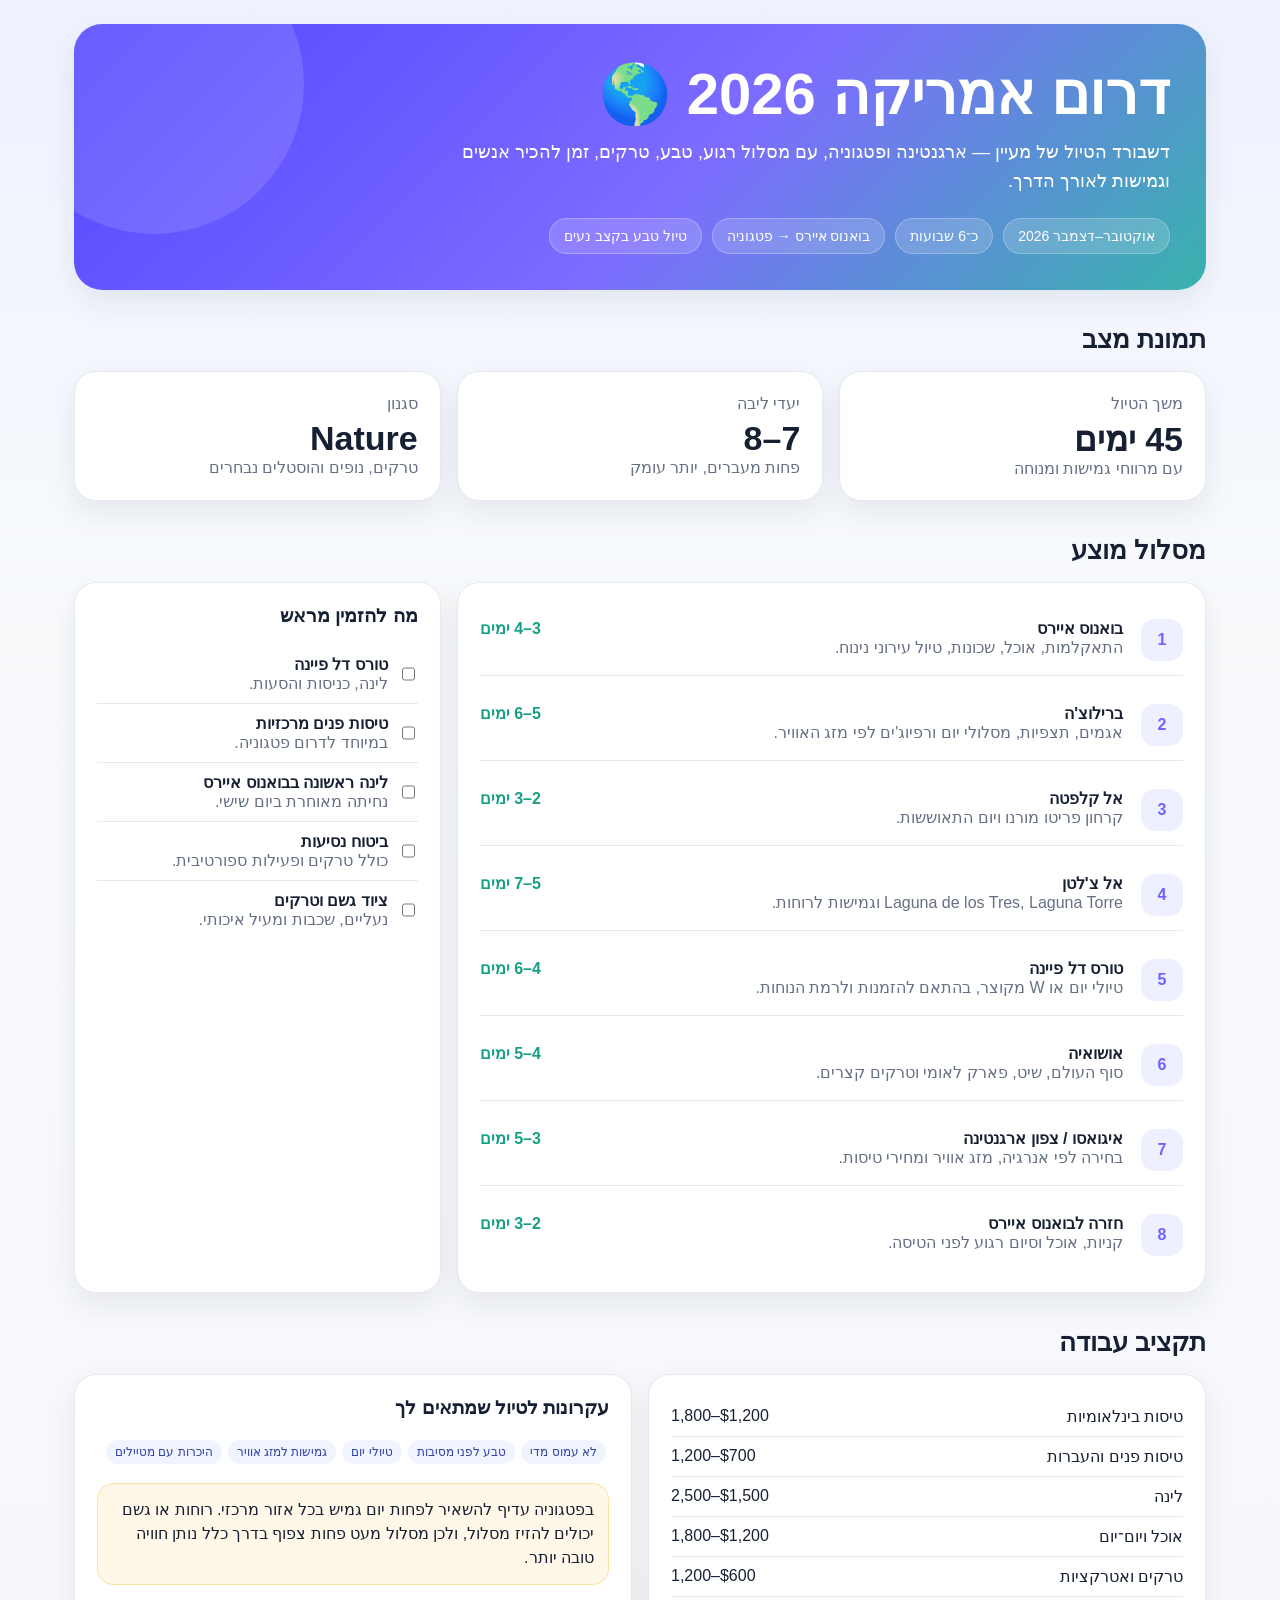
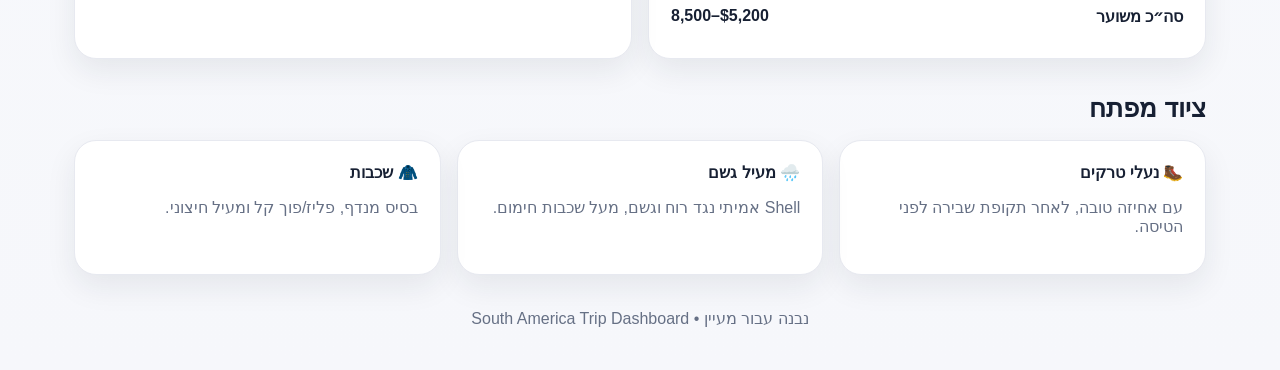
<file: index 2.html>
<!DOCTYPE html>
<html lang="he" dir="rtl">
<head>
  <meta charset="UTF-8" />
  <meta name="viewport" content="width=device-width, initial-scale=1.0" />
  <title>הטיול של מעיין בדרום אמריקה</title>
  <style>
    :root{
      --bg:#f6f7fb; --card:#ffffff; --text:#172033; --muted:#667085;
      --accent:#6c63ff; --accent2:#16a085; --line:#e7e9f0; --shadow:0 12px 30px rgba(23,32,51,.08);
    }
    *{box-sizing:border-box}
    body{margin:0;font-family:-apple-system,BlinkMacSystemFont,"Segoe UI",Arial,sans-serif;background:linear-gradient(180deg,#eef2ff 0,#f8fafc 32%,#f6f7fb 100%);color:var(--text)}
    .wrap{max-width:1180px;margin:auto;padding:24px}
    .hero{background:linear-gradient(135deg,#5447ff,#7d6cff 55%,#38b2ac);color:#fff;border-radius:28px;padding:36px;box-shadow:var(--shadow);position:relative;overflow:hidden}
    .hero:after{content:"";position:absolute;width:300px;height:300px;border-radius:50%;background:rgba(255,255,255,.12);left:-70px;top:-90px}
    .hero h1{font-size:clamp(32px,5vw,58px);margin:0 0 10px}
    .hero p{font-size:18px;max-width:720px;line-height:1.6;margin:0 0 22px}
    .chips{display:flex;flex-wrap:wrap;gap:10px}
    .chip{background:rgba(255,255,255,.16);border:1px solid rgba(255,255,255,.25);padding:9px 14px;border-radius:999px;font-size:14px}
    h2{font-size:26px;margin:34px 0 16px}
    .grid{display:grid;grid-template-columns:repeat(12,1fr);gap:16px}
    .card{background:var(--card);border:1px solid var(--line);border-radius:22px;padding:22px;box-shadow:var(--shadow)}
    .span-4{grid-column:span 4}.span-6{grid-column:span 6}.span-8{grid-column:span 8}.span-12{grid-column:span 12}
    .stat{font-size:34px;font-weight:800;margin-top:6px}
    .muted{color:var(--muted)}
    .route{display:flex;flex-direction:column;gap:14px}
    .stop{display:grid;grid-template-columns:46px 1fr auto;gap:14px;align-items:start;padding:14px 0;border-bottom:1px solid var(--line)}
    .stop:last-child{border-bottom:0}
    .num{width:42px;height:42px;border-radius:14px;background:#eef0ff;color:var(--accent);display:grid;place-items:center;font-weight:800}
    .days{white-space:nowrap;color:var(--accent2);font-weight:700}
    .todo{display:flex;gap:10px;padding:10px 0;border-bottom:1px solid var(--line)}
    .todo:last-child{border-bottom:0}
    .todo input{margin-top:3px}
    .tag{display:inline-block;background:#f0f4ff;color:#3343a6;padding:5px 9px;border-radius:999px;font-size:12px;margin:3px}
    .budget-row{display:flex;justify-content:space-between;padding:10px 0;border-bottom:1px solid var(--line)}
    .budget-row:last-child{border-bottom:0;font-weight:800}
    .note{background:#fff8e8;border:1px solid #ffe0a3;border-radius:16px;padding:14px;line-height:1.5}
    footer{text-align:center;color:var(--muted);padding:34px 0 18px}
    @media(max-width:800px){
      .span-4,.span-6,.span-8,.span-12{grid-column:span 12}
      .hero{padding:26px}
      .stop{grid-template-columns:42px 1fr}
      .days{grid-column:2}
    }
  </style>
</head>
<body>
  <div class="wrap">
    <section class="hero">
      <h1>דרום אמריקה 2026 🌎</h1>
      <p>דשבורד הטיול של מעיין — ארגנטינה ופטגוניה, עם מסלול רגוע, טבע, טרקים, זמן להכיר אנשים וגמישות לאורך הדרך.</p>
      <div class="chips">
        <span class="chip">אוקטובר–דצמבר 2026</span>
        <span class="chip">כ־6 שבועות</span>
        <span class="chip">בואנוס איירס → פטגוניה</span>
        <span class="chip">טיול טבע בקצב נעים</span>
      </div>
    </section>

    <h2>תמונת מצב</h2>
    <section class="grid">
      <div class="card span-4"><div class="muted">משך הטיול</div><div class="stat">45 ימים</div><div class="muted">עם מרווחי גמישות ומנוחה</div></div>
      <div class="card span-4"><div class="muted">יעדי ליבה</div><div class="stat">7–8</div><div class="muted">פחות מעברים, יותר עומק</div></div>
      <div class="card span-4"><div class="muted">סגנון</div><div class="stat">Nature</div><div class="muted">טרקים, נופים והוסטלים נבחרים</div></div>
    </section>

    <h2>מסלול מוצע</h2>
    <section class="grid">
      <div class="card span-8">
        <div class="route">
          <div class="stop"><div class="num">1</div><div><strong>בואנוס איירס</strong><div class="muted">התאקלמות, אוכל, שכונות, טיול עירוני נינוח.</div></div><div class="days">3–4 ימים</div></div>
          <div class="stop"><div class="num">2</div><div><strong>ברילוצ'ה</strong><div class="muted">אגמים, תצפיות, מסלולי יום ורפיוג'ים לפי מזג האוויר.</div></div><div class="days">5–6 ימים</div></div>
          <div class="stop"><div class="num">3</div><div><strong>אל קלפטה</strong><div class="muted">קרחון פריטו מורנו ויום התאוששות.</div></div><div class="days">2–3 ימים</div></div>
          <div class="stop"><div class="num">4</div><div><strong>אל צ'לטן</strong><div class="muted">Laguna de los Tres, Laguna Torre וגמישות לרוחות.</div></div><div class="days">5–7 ימים</div></div>
          <div class="stop"><div class="num">5</div><div><strong>טורס דל פיינה</strong><div class="muted">טיולי יום או W מקוצר, בהתאם להזמנות ולרמת הנוחות.</div></div><div class="days">4–6 ימים</div></div>
          <div class="stop"><div class="num">6</div><div><strong>אושואיה</strong><div class="muted">סוף העולם, שיט, פארק לאומי וטרקים קצרים.</div></div><div class="days">4–5 ימים</div></div>
          <div class="stop"><div class="num">7</div><div><strong>איגואסו / צפון ארגנטינה</strong><div class="muted">בחירה לפי אנרגיה, מזג אוויר ומחירי טיסות.</div></div><div class="days">3–5 ימים</div></div>
          <div class="stop"><div class="num">8</div><div><strong>חזרה לבואנוס איירס</strong><div class="muted">קניות, אוכל וסיום רגוע לפני הטיסה.</div></div><div class="days">2–3 ימים</div></div>
        </div>
      </div>

      <div class="card span-4">
        <h3 style="margin-top:0">מה להזמין מראש</h3>
        <div class="todo"><input type="checkbox"><div><strong>טורס דל פיינה</strong><div class="muted">לינה, כניסות והסעות.</div></div></div>
        <div class="todo"><input type="checkbox"><div><strong>טיסות פנים מרכזיות</strong><div class="muted">במיוחד לדרום פטגוניה.</div></div></div>
        <div class="todo"><input type="checkbox"><div><strong>לינה ראשונה בבואנוס איירס</strong><div class="muted">נחיתה מאוחרת ביום שישי.</div></div></div>
        <div class="todo"><input type="checkbox"><div><strong>ביטוח נסיעות</strong><div class="muted">כולל טרקים ופעילות ספורטיבית.</div></div></div>
        <div class="todo"><input type="checkbox"><div><strong>ציוד גשם וטרקים</strong><div class="muted">נעליים, שכבות ומעיל איכותי.</div></div></div>
      </div>
    </section>

    <h2>תקציב עבודה</h2>
    <section class="grid">
      <div class="card span-6">
        <div class="budget-row"><span>טיסות בינלאומיות</span><span>$1,200–1,800</span></div>
        <div class="budget-row"><span>טיסות פנים והעברות</span><span>$700–1,200</span></div>
        <div class="budget-row"><span>לינה</span><span>$1,500–2,500</span></div>
        <div class="budget-row"><span>אוכל ויום־יום</span><span>$1,200–1,800</span></div>
        <div class="budget-row"><span>טרקים ואטרקציות</span><span>$600–1,200</span></div>
        <div class="budget-row"><span>סה״כ משוער</span><span>$5,200–8,500</span></div>
      </div>
      <div class="card span-6">
        <h3 style="margin-top:0">עקרונות לטיול שמתאים לך</h3>
        <p><span class="tag">לא עמוס מדי</span><span class="tag">טבע לפני מסיבות</span><span class="tag">טיולי יום</span><span class="tag">גמישות למזג אוויר</span><span class="tag">היכרות עם מטיילים</span></p>
        <div class="note">בפטגוניה עדיף להשאיר לפחות יום גמיש בכל אזור מרכזי. רוחות או גשם יכולים להזיז מסלול, ולכן מסלול מעט פחות צפוף בדרך כלל נותן חוויה טובה יותר.</div>
      </div>
    </section>

    <h2>ציוד מפתח</h2>
    <section class="grid">
      <div class="card span-4"><strong>🥾 נעלי טרקים</strong><p class="muted">עם אחיזה טובה, לאחר תקופת שבירה לפני הטיסה.</p></div>
      <div class="card span-4"><strong>🌧️ מעיל גשם</strong><p class="muted">Shell אמיתי נגד רוח וגשם, מעל שכבות חימום.</p></div>
      <div class="card span-4"><strong>🧥 שכבות</strong><p class="muted">בסיס מנדף, פליז/פוך קל ומעיל חיצוני.</p></div>
    </section>

    <footer>נבנה עבור מעיין • South America Trip Dashboard</footer>
  </div>
</body>
</html>
</file>
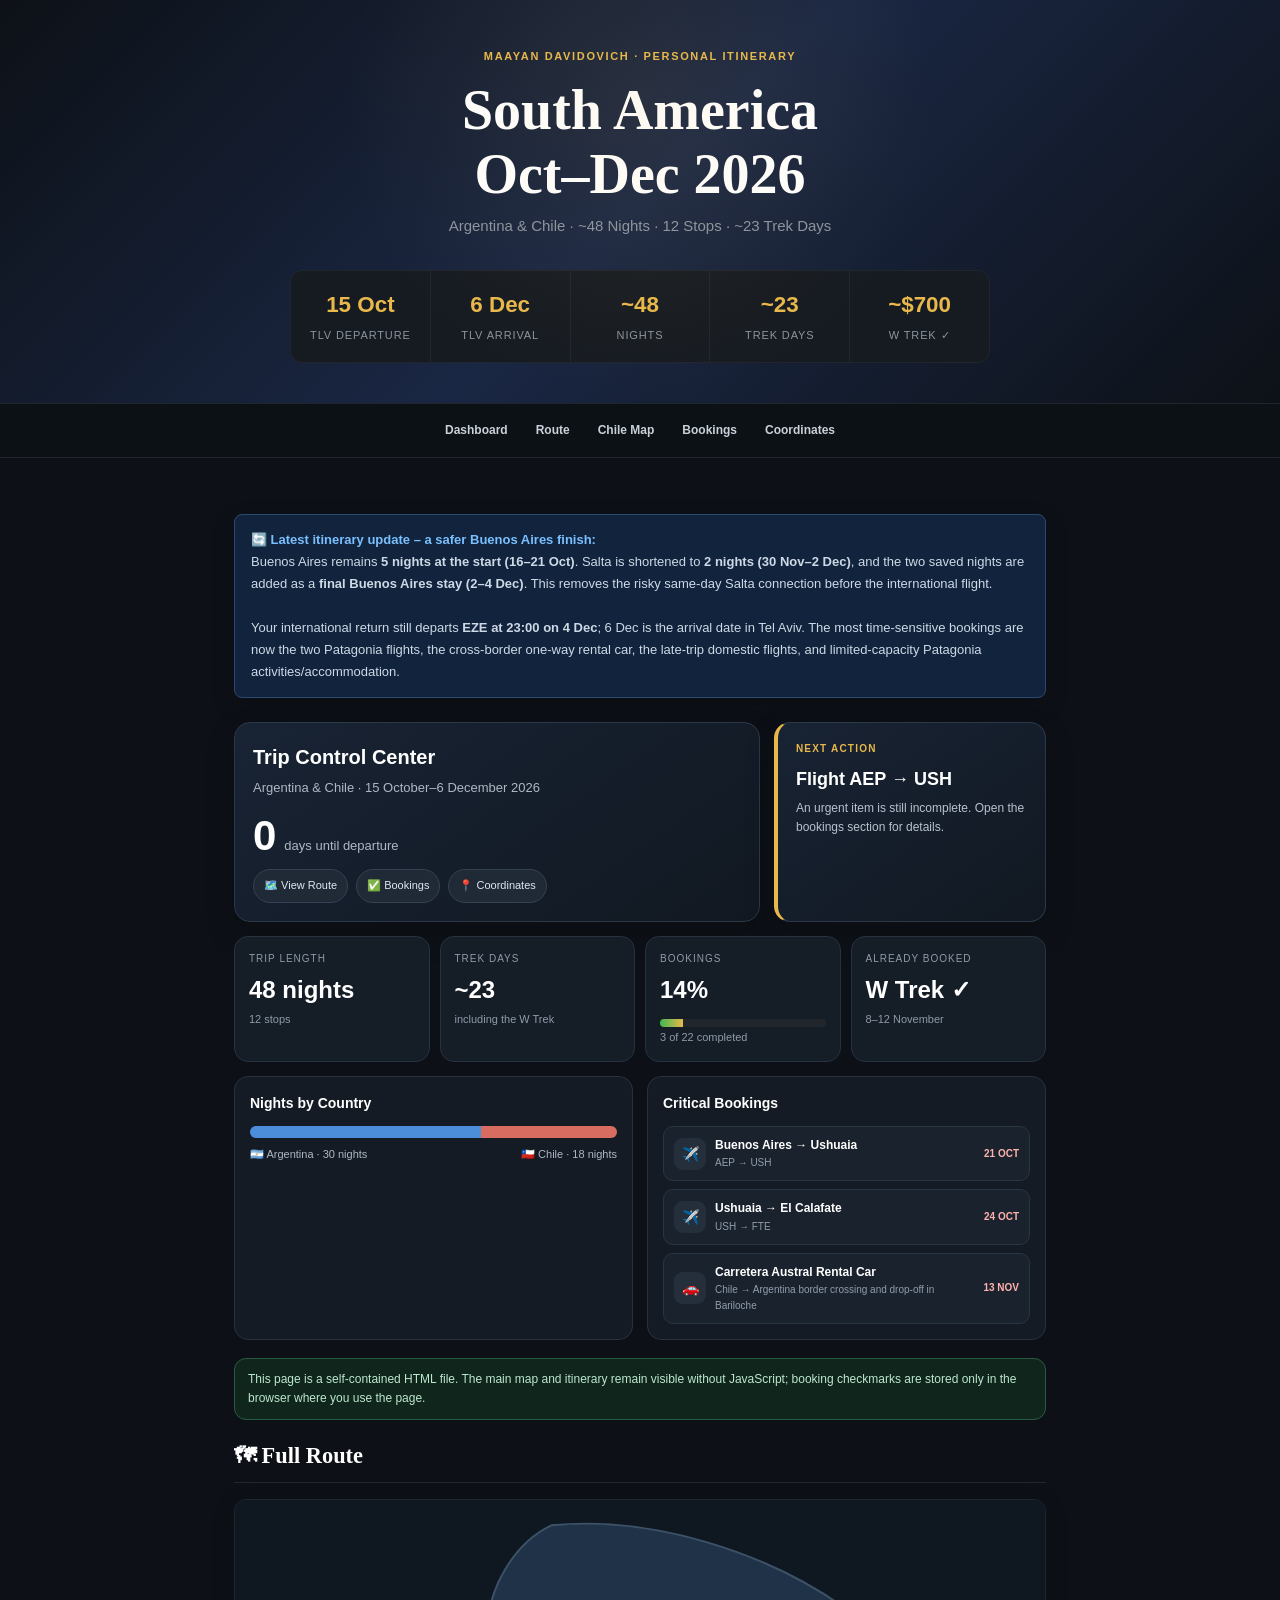
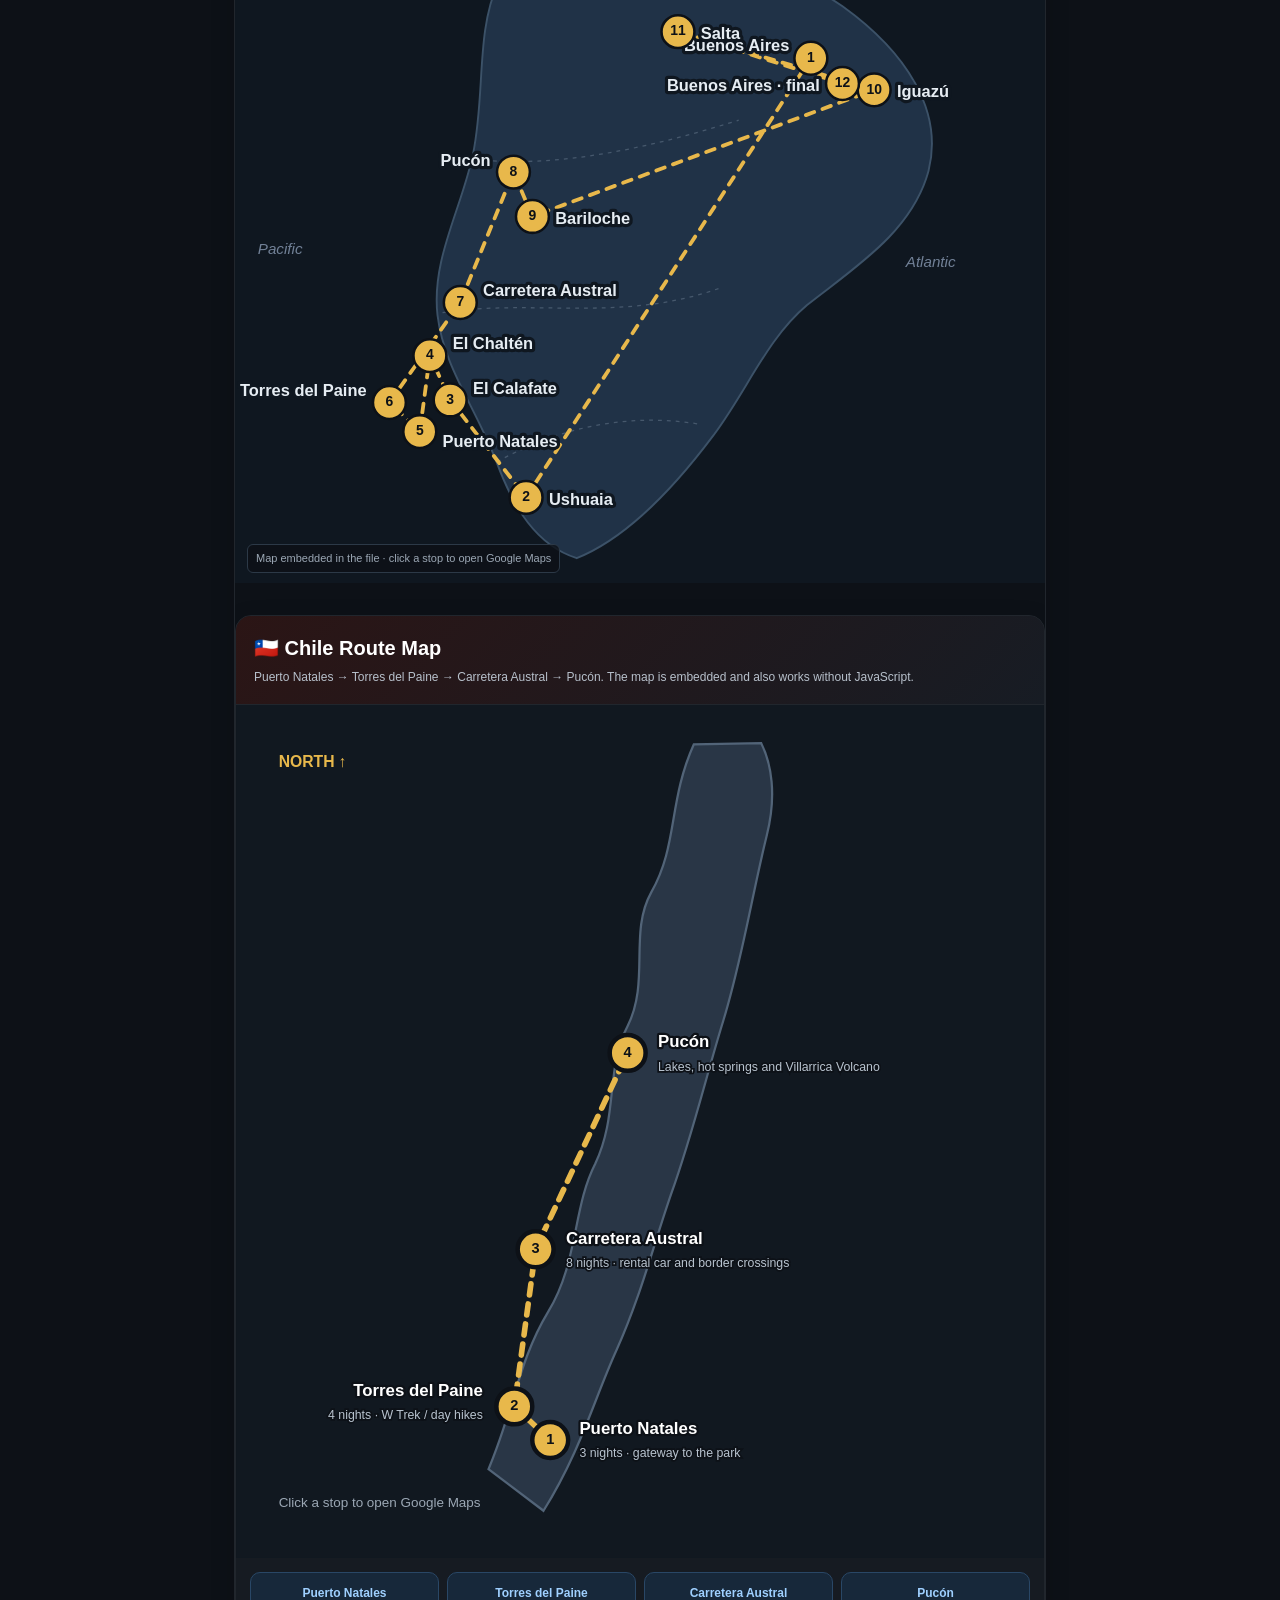
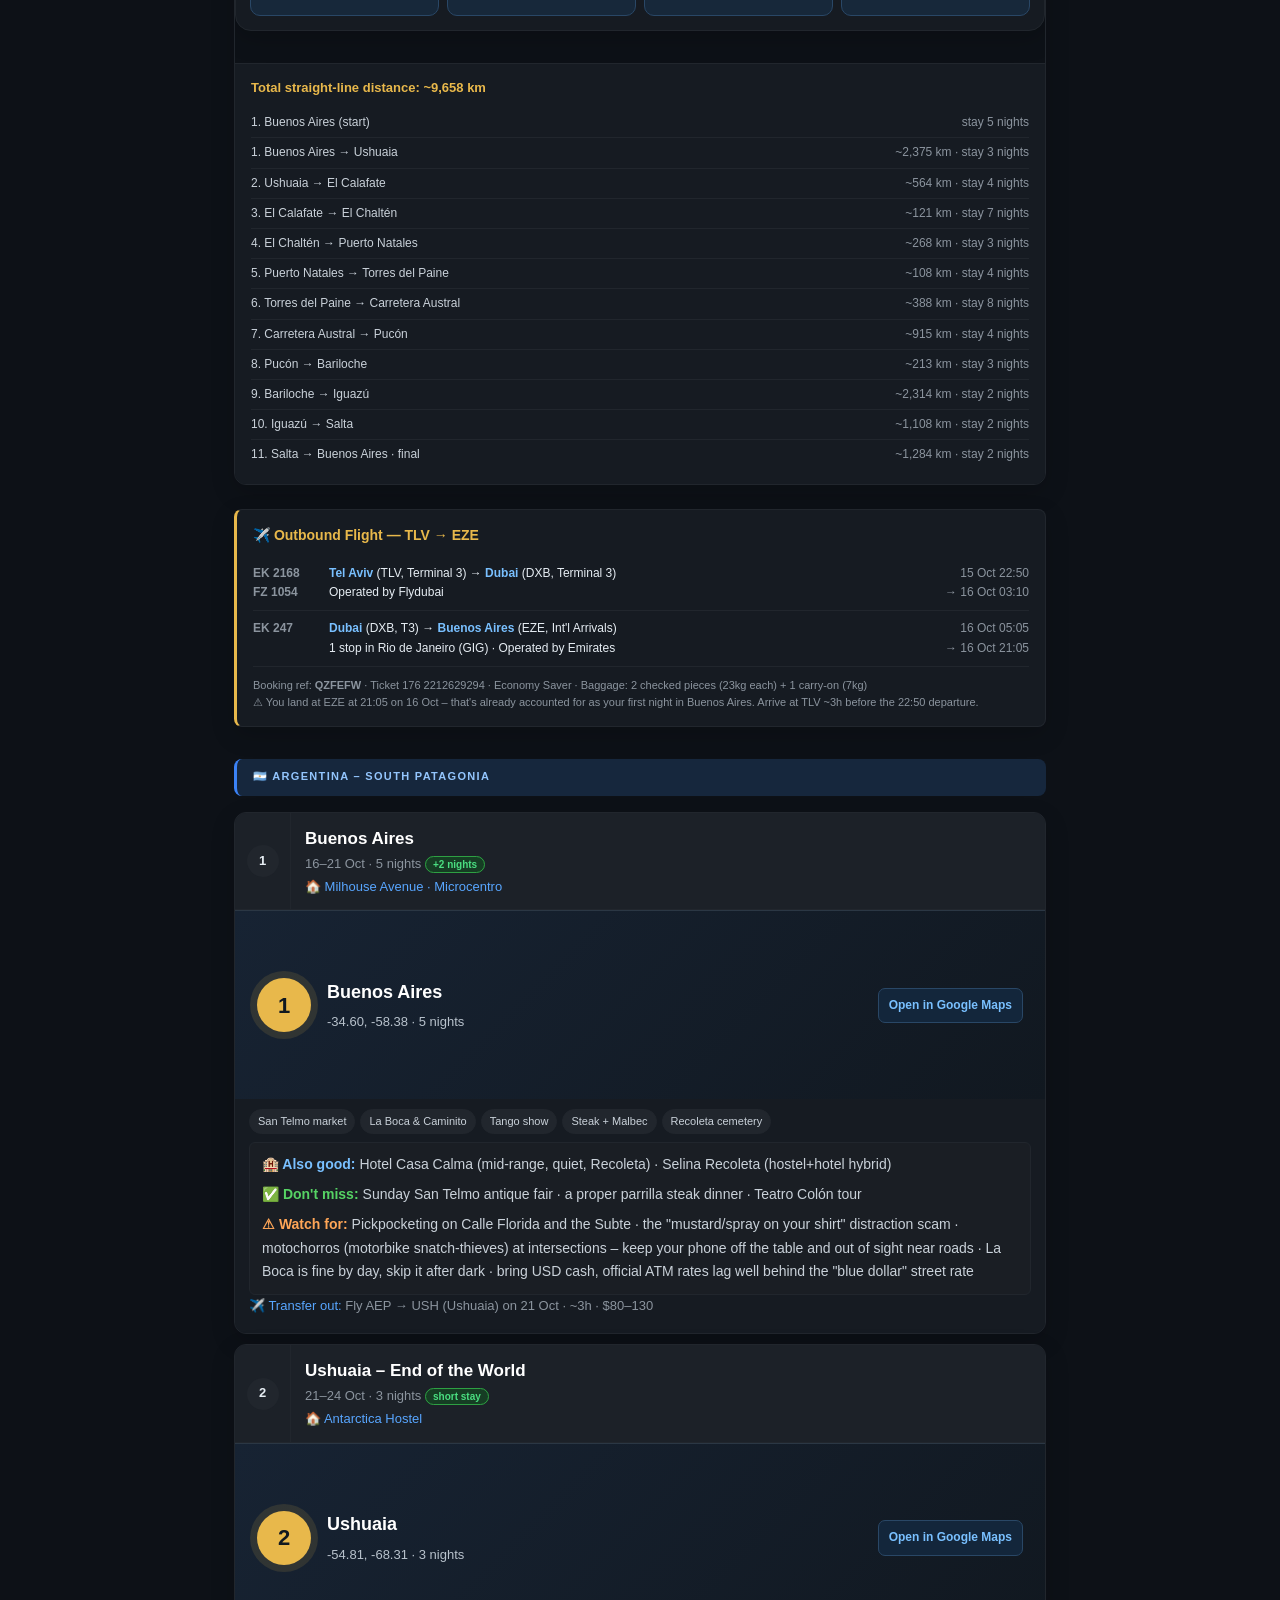
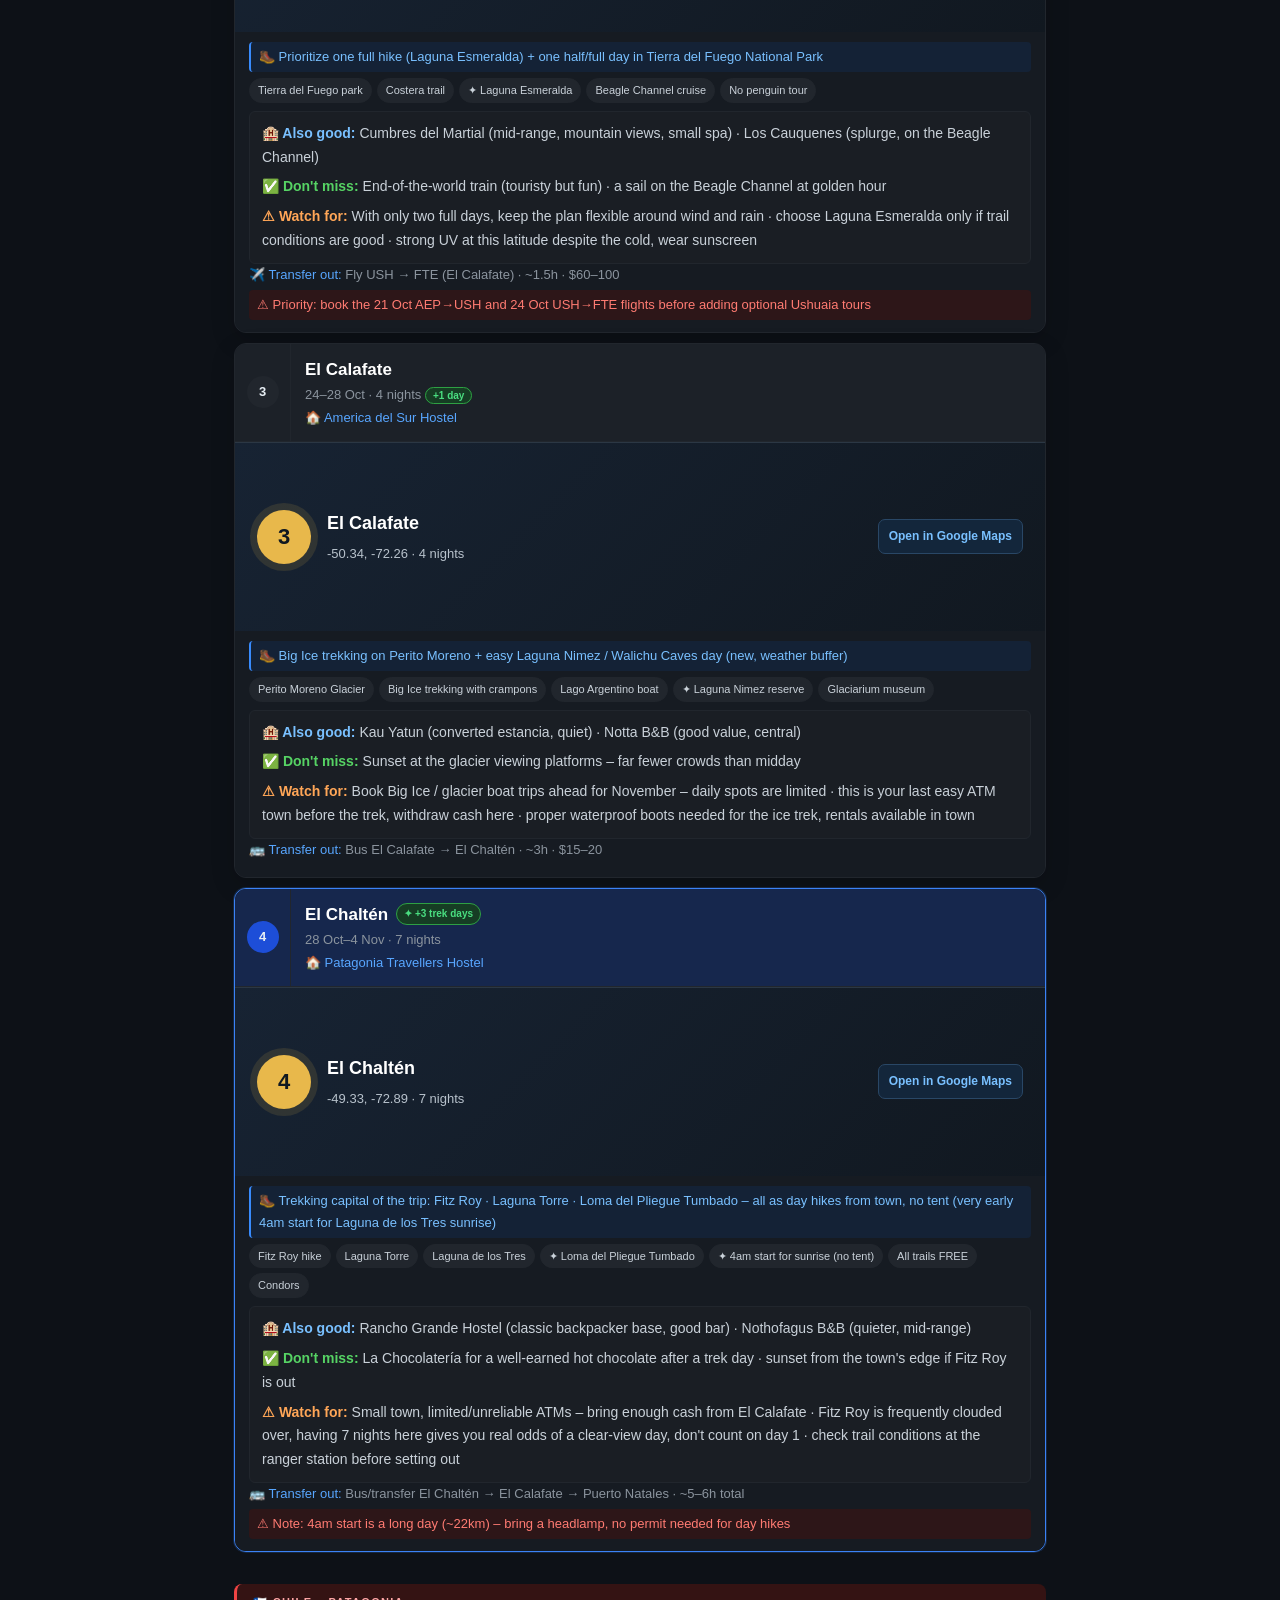
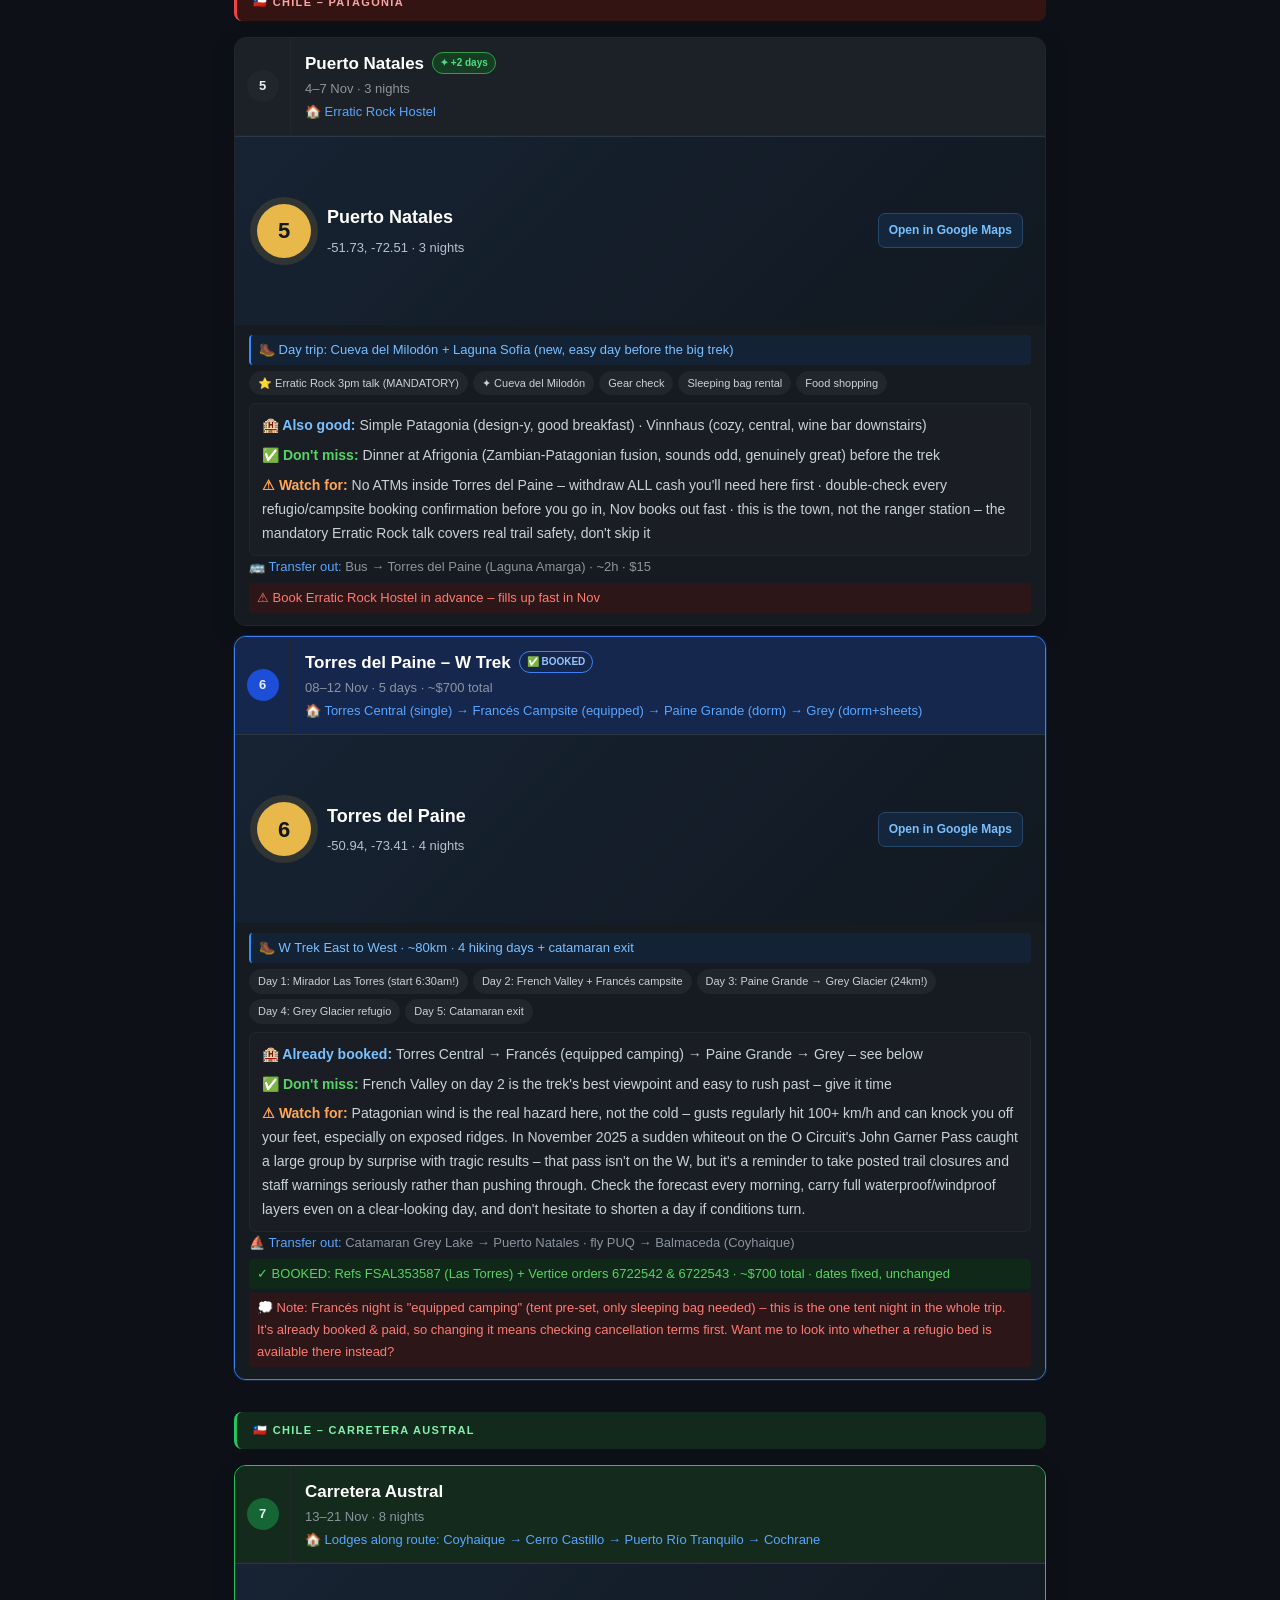
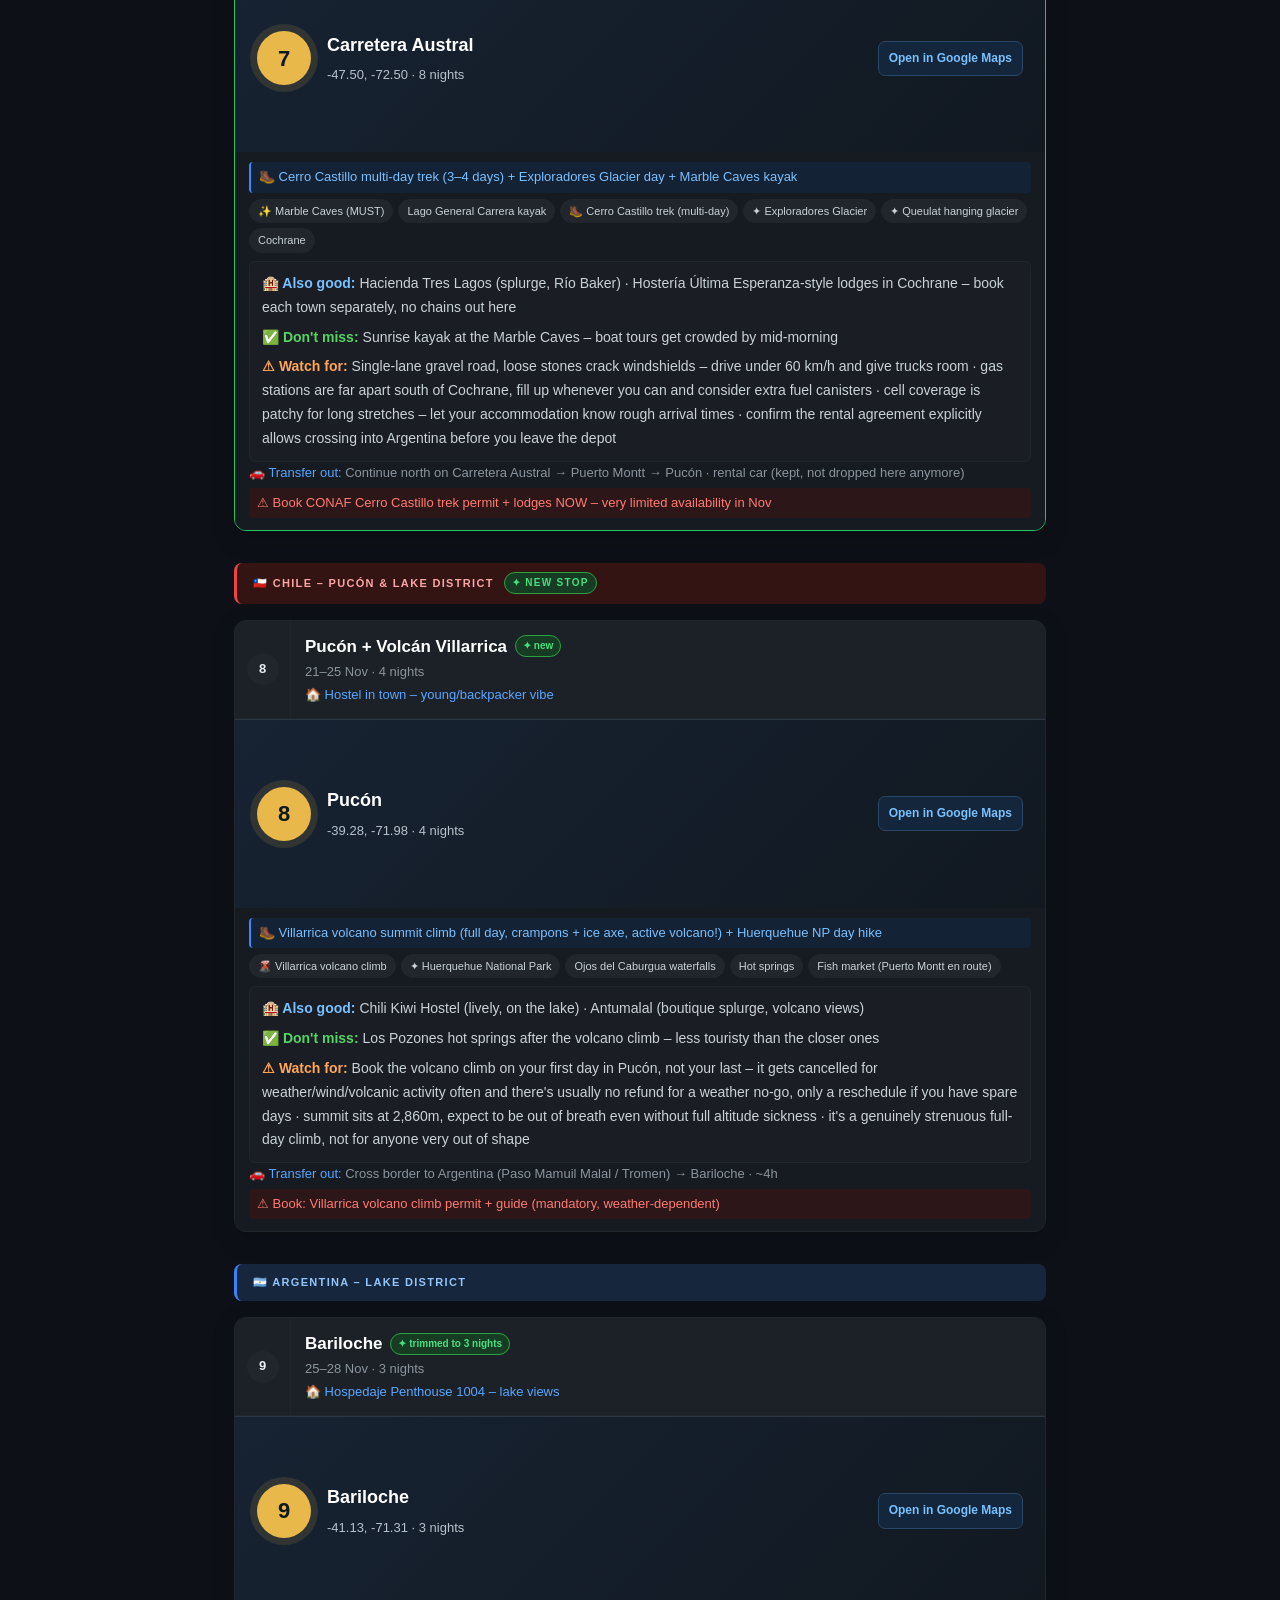
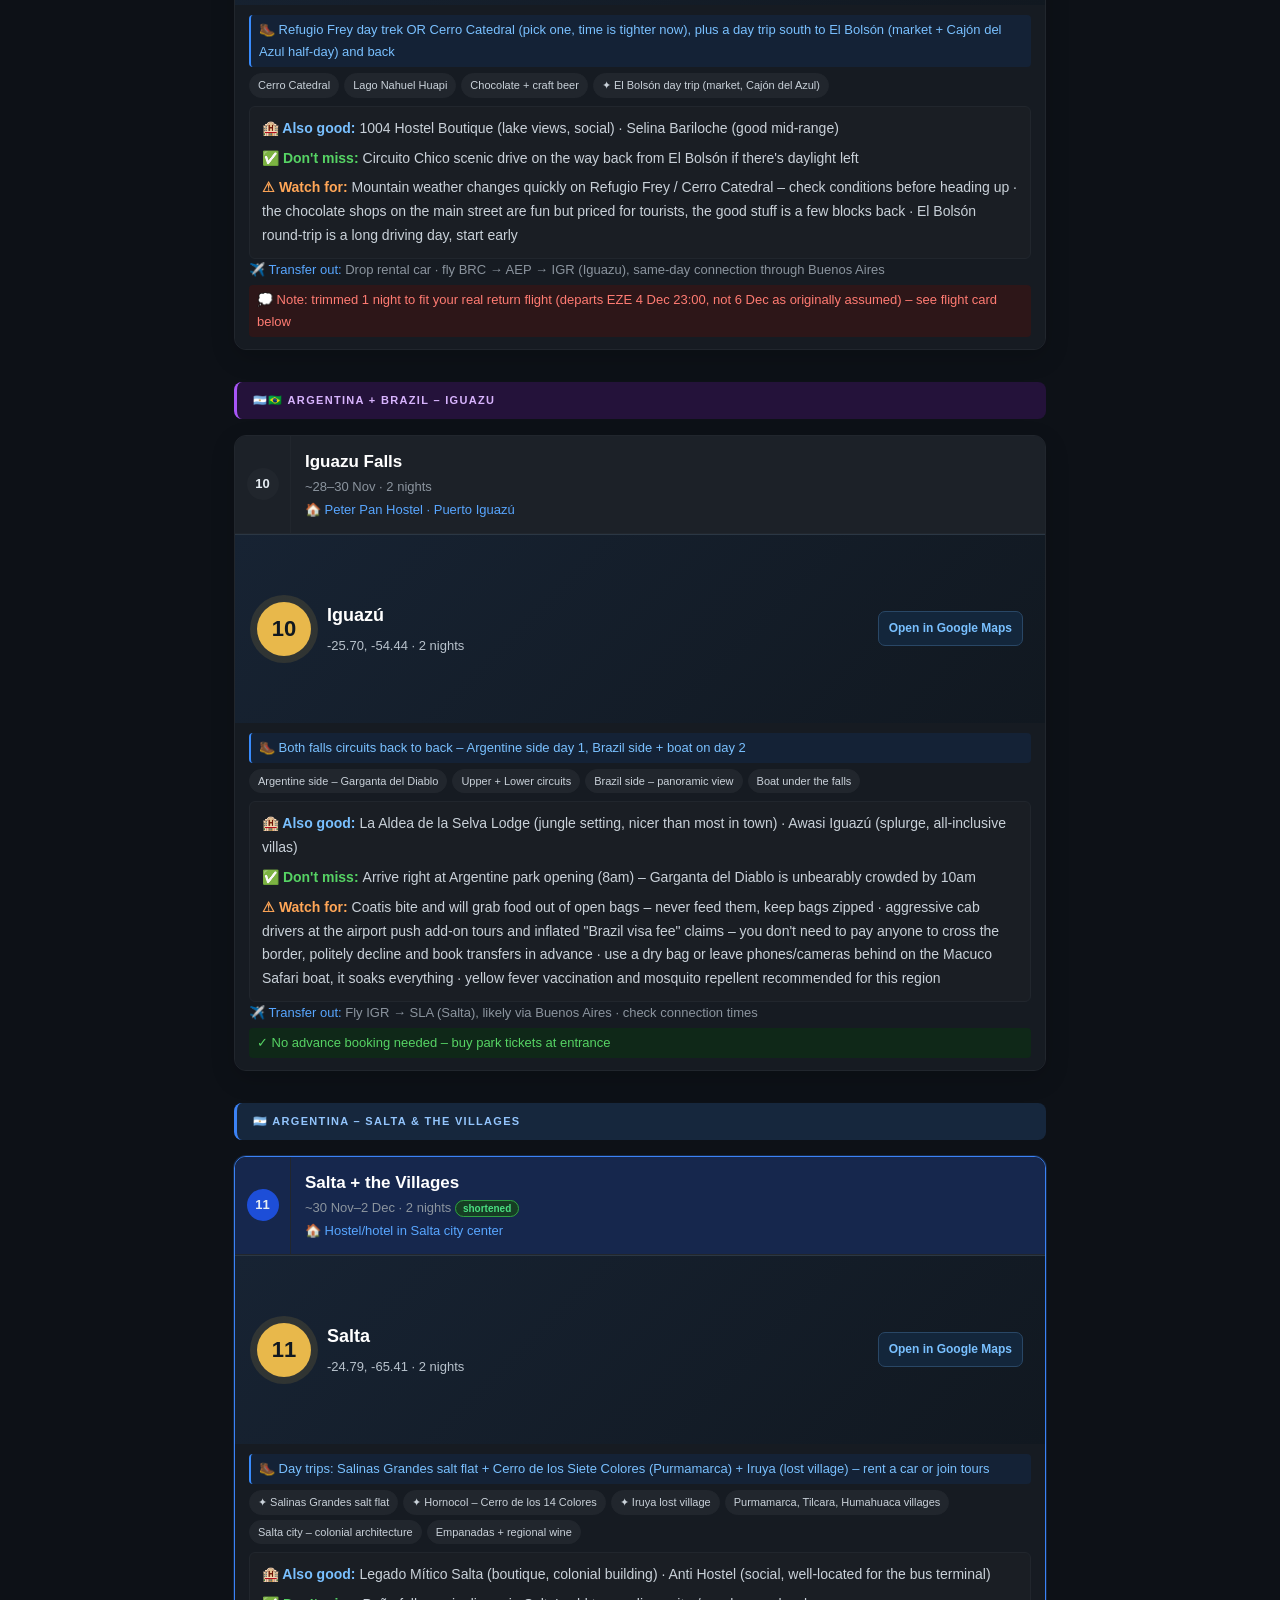
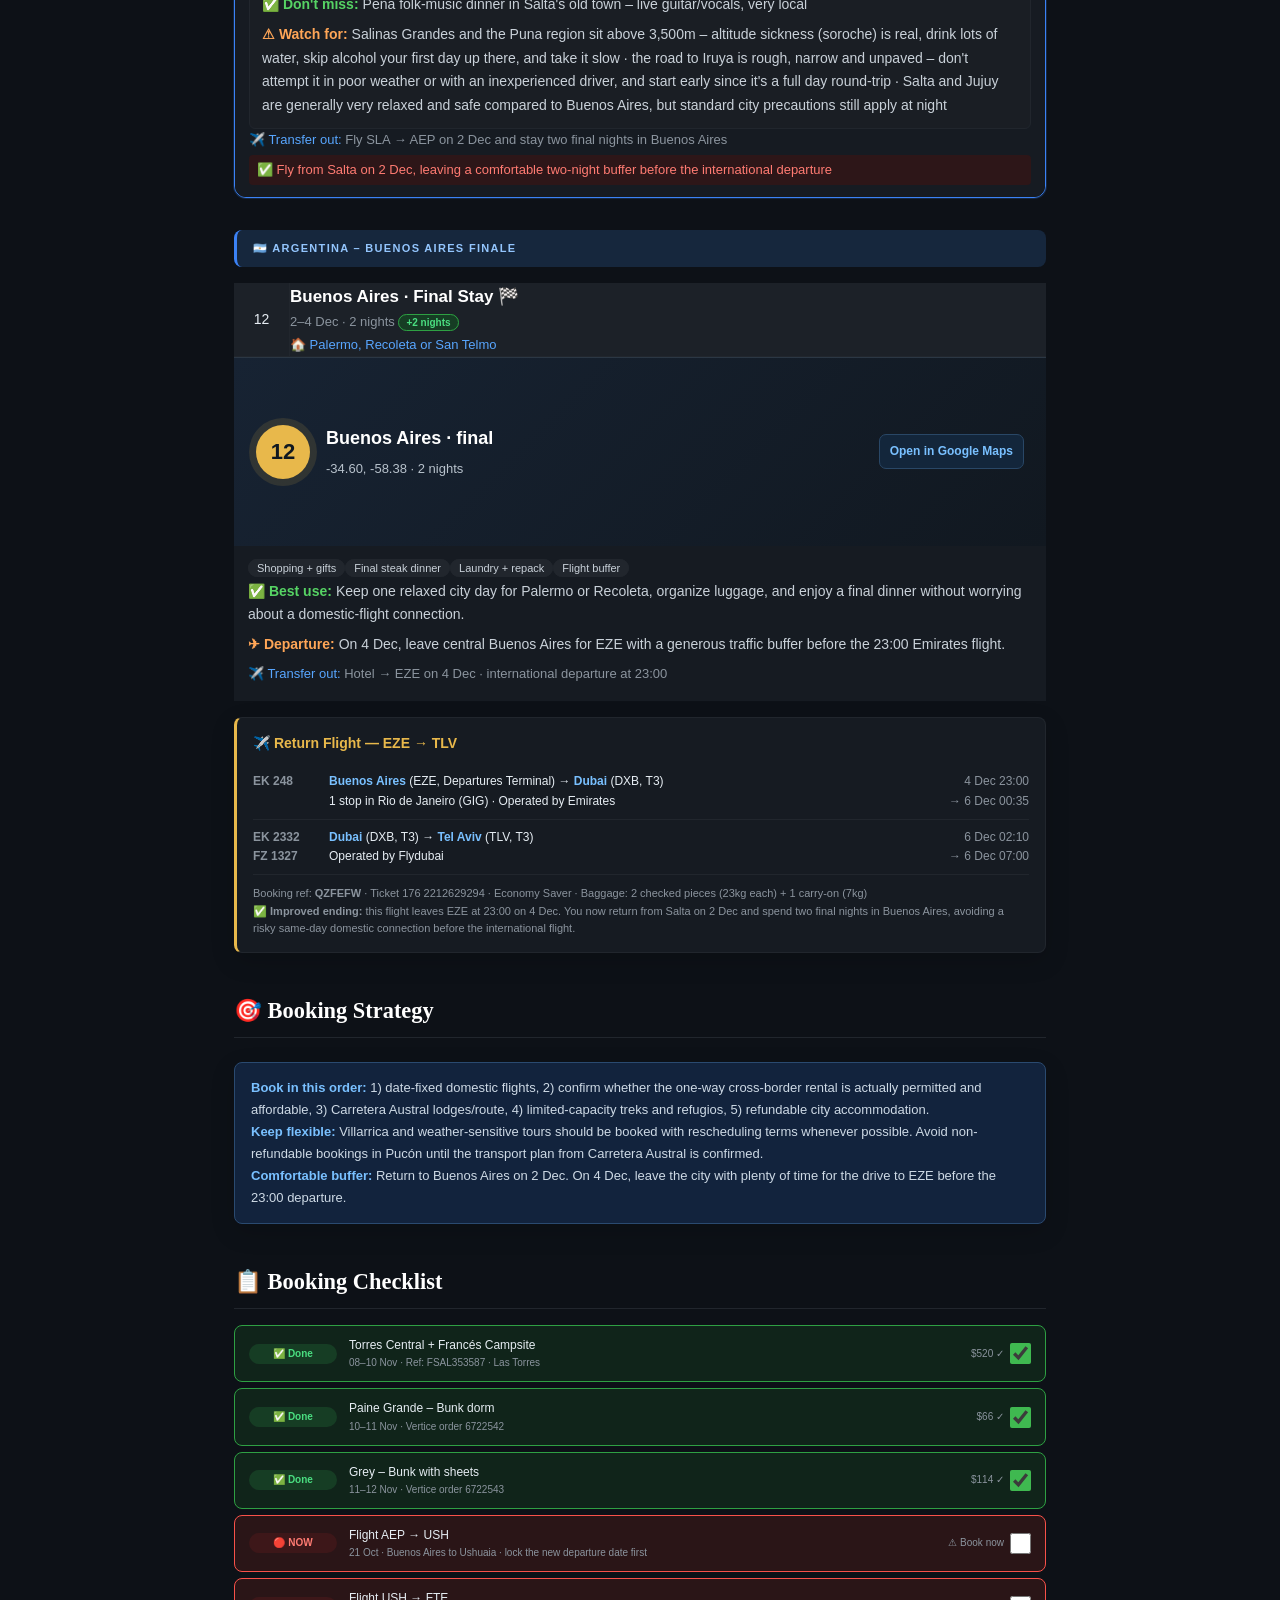
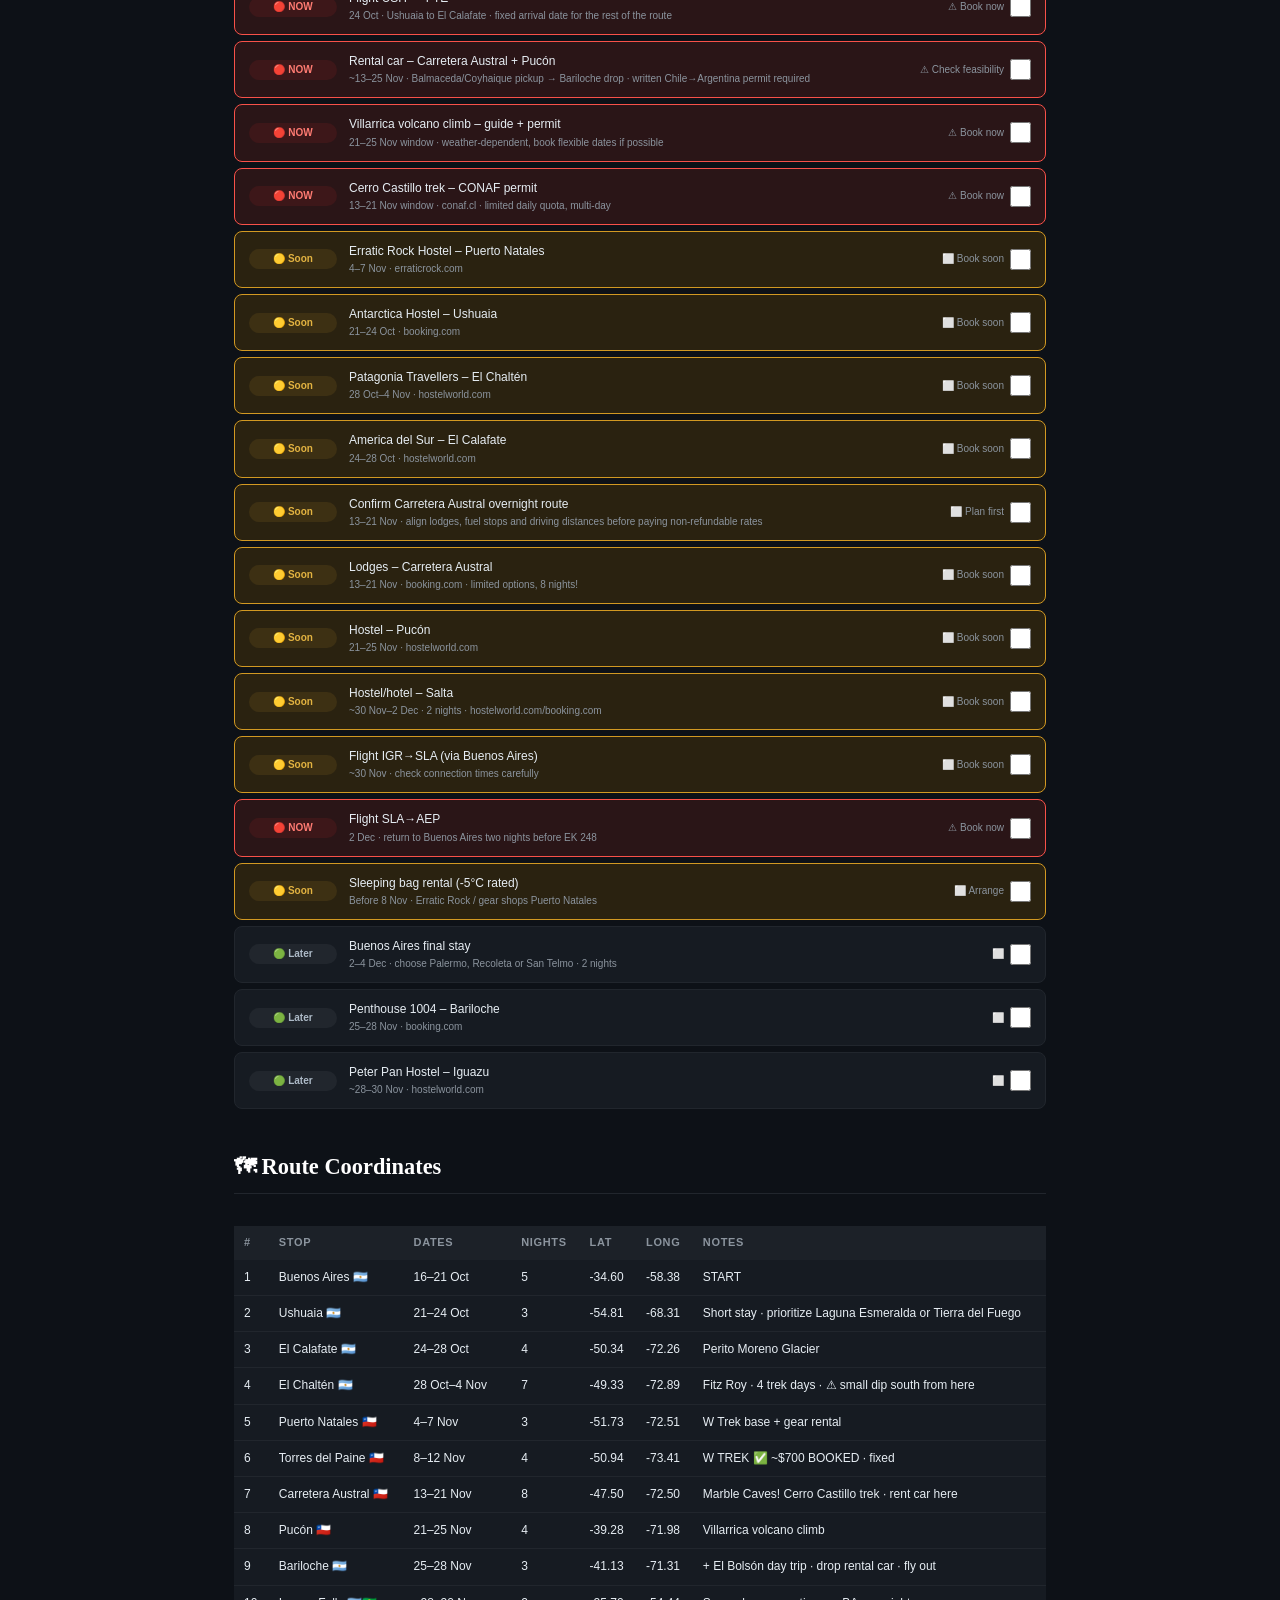
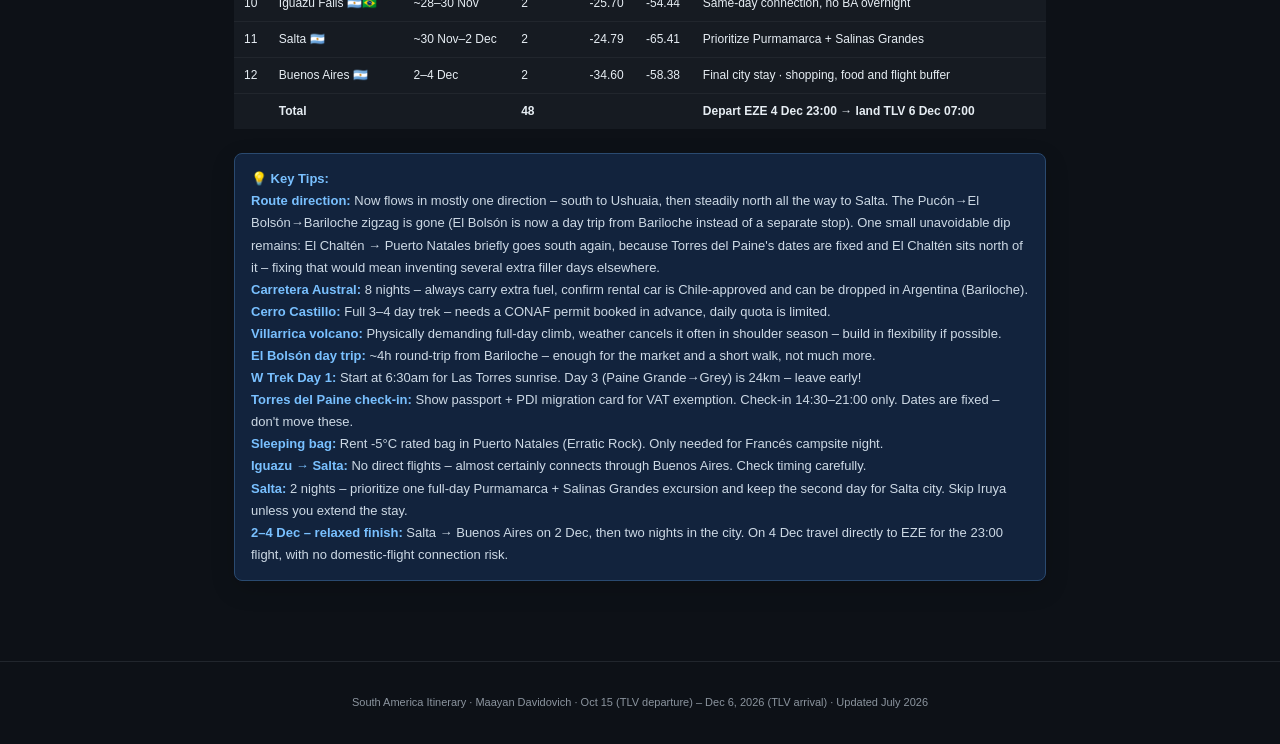
<file: index 3.html>
<!DOCTYPE html>
<html lang="en">
<head>
<meta charset="UTF-8">
<meta name="viewport" content="width=device-width, initial-scale=1.0">
<title>Maayan's South America Itinerary · 2026</title>
<style>
  /* Self-contained: system fonts only */

  :root {
    --ar: #1e3a5f;
    --cl: #7b1e1e;
    --ar-cl: #1a4a2e;
    --ar-br: #3d1a5f;
    --accent: #e8b84b;
    --bg: #0d1117;
    --card: #161b22;
    --border: #21262d;
    --text: #e6edf3;
    --muted: #8b949e;
    --green: #3fb950;
    --red: #f85149;
    --yellow: #d29922;
  }

  * { box-sizing: border-box; margin: 0; padding: 0; }

  html { background: #0d1117; }
  body {
    background: var(--bg);
    color: var(--text);
    font-family: 'Inter', sans-serif;
    font-size: 14px;
    line-height: 1.6;
    min-height: 100vh;
  }

  /* HERO */
  .hero {
    background: linear-gradient(135deg, #0d1117 0%, #1a2744 50%, #0d1117 100%);
    border-bottom: 1px solid var(--border);
    padding: 3rem 2rem 2.5rem;
    text-align: center;
    position: relative;
    overflow: hidden;
  }
  .hero::before {
    content: '';
    position: absolute;
    top: -50%;
    left: 50%;
    transform: translateX(-50%);
    width: 600px;
    height: 600px;
    background: radial-gradient(circle, rgba(232,184,75,0.08) 0%, transparent 70%);
    pointer-events: none;
  }
  .hero-eyebrow {
    font-size: 11px;
    font-weight: 600;
    letter-spacing: 0.15em;
    text-transform: uppercase;
    color: var(--accent);
    margin-bottom: 0.75rem;
  }
  .hero h1 {
    font-family: 'Playfair Display', serif;
    font-size: clamp(2rem, 5vw, 3.5rem);
    font-weight: 700;
    color: #fff;
    line-height: 1.15;
    margin-bottom: 0.5rem;
  }
  .hero-sub {
    color: var(--muted);
    font-size: 15px;
    font-weight: 300;
    margin-bottom: 2rem;
  }

  .stats {
    display: flex;
    justify-content: center;
    gap: 0;
    flex-wrap: wrap;
    max-width: 700px;
    margin: 0 auto;
    border: 1px solid var(--border);
    border-radius: 12px;
    overflow: hidden;
    background: var(--card);
  }
  .stat {
    flex: 1;
    min-width: 100px;
    padding: 1rem;
    border-right: 1px solid var(--border);
    text-align: center;
  }
  .stat:last-child { border-right: none; }
  .stat-val {
    font-size: 1.4rem;
    font-weight: 600;
    color: var(--accent);
    display: block;
  }
  .stat-label {
    font-size: 11px;
    color: var(--muted);
    text-transform: uppercase;
    letter-spacing: 0.08em;
    margin-top: 2px;
  }

  /* MAIN */
  .container { max-width: 860px; margin: 0 auto; padding: 2rem 1.5rem; background: var(--bg); }

  /* SECTION */
  .section-header {
    display: flex;
    align-items: center;
    gap: 10px;
    padding: 0.6rem 1rem;
    border-radius: 8px;
    margin: 2rem 0 1rem;
    font-size: 11px;
    font-weight: 600;
    letter-spacing: 0.12em;
    text-transform: uppercase;
  }
  .sec-ar { background: #16273d; border-left: 3px solid #3b82f6; color: #93c5fd; }
  .sec-cl { background: #341313; border-left: 3px solid #ef4444; color: #fca5a5; }
  .sec-arcl { background: #122a1b; border-left: 3px solid #22c55e; color: #86efac; }
  .sec-arbr { background: #24123a; border-left: 3px solid #a855f7; color: #d8b4fe; }

  /* STOP CARD */
  .stop {
    background: var(--card);
    border: 1px solid var(--border);
    border-radius: 12px;
    margin-bottom: 10px;
    overflow: hidden;
    transition: border-color 0.2s;
  }
  .stop:hover { border-color: #30363d; }
  .stop.featured { border-color: #3b82f6; box-shadow: 0 0 0 1px rgba(59,130,246,0.2); }
  .stop.carretera { border-color: #22c55e; }

  .stop-header {
    display: grid;
    grid-template-columns: 56px 1fr;
    background: #1c2128;
  }
  .stop.featured .stop-header { background: #16274d; }
  .stop.carretera .stop-header { background: #142a1c; }

  .stop-num {
    display: flex;
    flex-direction: column;
    align-items: center;
    justify-content: center;
    padding: 12px 6px;
    border-right: 1px solid var(--border);
  }
  .num-circle {
    width: 32px;
    height: 32px;
    border-radius: 50%;
    background: var(--border);
    display: flex;
    align-items: center;
    justify-content: center;
    font-size: 13px;
    font-weight: 700;
    color: var(--text);
  }
  .stop.featured .num-circle { background: #1d4ed8; }
  .stop.carretera .num-circle { background: #166534; }

  .stop-meta { padding: 12px 14px; }
  .stop-name {
    font-size: 15px;
    font-weight: 600;
    color: #fff;
    display: flex;
    align-items: center;
    gap: 8px;
    flex-wrap: wrap;
  }
  .stop-dates { font-size: 12px; color: var(--muted); margin-top: 2px; }
  .stop-hostel { font-size: 12px; color: #58a6ff; margin-top: 2px; }

  .stop-body { padding: 10px 14px 12px; background: var(--card); }
  .trek-line {
    font-size: 12px;
    color: #79c0ff;
    font-weight: 500;
    margin-bottom: 6px;
    padding: 4px 8px;
    background: #142236;
    border-radius: 4px;
    border-left: 2px solid #388bfd;
  }
  .highlights {
    display: flex;
    flex-wrap: wrap;
    gap: 5px;
    margin-bottom: 8px;
  }
  .tag {
    font-size: 11px;
    padding: 2px 8px;
    border-radius: 99px;
    background: #21262d;
    border: 1px solid var(--border);
    color: #c9d1d9;
  }
  .transfer-line {
    font-size: 12px;
    color: var(--muted);
    margin-bottom: 4px;
  }
  .transfer-line span { color: #58a6ff; }
  .book-line {
    font-size: 12px;
    color: #ff7b72;
    font-weight: 500;
    padding: 4px 8px;
    background: #2d1618;
    border-radius: 4px;
    margin-top: 4px;
  }
  .booked-line {
    font-size: 12px;
    color: #56d364;
    font-weight: 500;
    padding: 4px 8px;
    background: #0f2818;
    border-radius: 4px;
    margin-top: 4px;
  }
  .new-badge {
    font-size: 10px;
    font-weight: 600;
    padding: 2px 7px;
    border-radius: 99px;
    background: #163d24;
    color: #4ade80;
    border: 1px solid #2ea043;
  }
  .booked-badge {
    font-size: 10px;
    font-weight: 600;
    padding: 2px 7px;
    border-radius: 99px;
    background: #16264a;
    color: #93c5fd;
    border: 1px solid #3b82f6;
  }

  /* CHECKLIST */
  .section-title {
    font-family: 'Playfair Display', serif;
    font-size: 1.4rem;
    color: #fff;
    margin: 2.5rem 0 1rem;
    padding-bottom: 0.5rem;
    border-bottom: 1px solid var(--border);
  }

  .checklist { display: flex; flex-direction: column; gap: 6px; }
  .check-item {
    display: grid;
    grid-template-columns: 80px 1fr auto;
    gap: 12px;
    align-items: center;
    padding: 10px 14px;
    background: var(--card);
    border: 1px solid var(--border);
    border-radius: 8px;
    font-size: 12px;
  }
  .check-item.done { border-color: #2ea043; background: #10241a; }
  .check-item.urgent { border-color: #f85149; background: #2a1517; }
  .check-item.soon { border-color: #d29922; background: #2a2210; }
  .priority-badge {
    font-size: 10px;
    font-weight: 600;
    padding: 2px 7px;
    border-radius: 99px;
    text-align: center;
  }
  .p-done { background: #163d24; color: #4ade80; }
  .p-now { background: #3d1719; color: #ff7b72; }
  .p-soon { background: #3d3013; color: #e3b341; }
  .p-later { background: #21262d; color: #adbac7; }
  .check-name { color: var(--text); font-weight: 500; }
  .check-name small { color: var(--muted); font-weight: 400; display: block; }
  .check-status { color: var(--muted); font-size: 11px; text-align: right; white-space: nowrap; }
  .check-status.done { color: var(--green); }
  .check-status.now { color: var(--red); font-weight: 600; }

  /* MAP TABLE */
  .map-table { width: 100%; border-collapse: collapse; font-size: 12px; margin-top: 1rem; background: var(--card); }
  .map-table th {
    background: #1c2128;
    padding: 8px 10px;
    text-align: left;
    font-size: 11px;
    font-weight: 600;
    color: var(--muted);
    letter-spacing: 0.06em;
    text-transform: uppercase;
  }
  .map-table td {
    padding: 8px 10px;
    border-bottom: 1px solid var(--border);
    color: var(--text);
    background: var(--card);
  }
  .map-table tr:last-child td { border-bottom: none; }
  .map-table tr:hover td { background: #1c2128; }

  /* TIPS */
  .tips {
    background: #12233d;
    border: 1px solid #2a4a70;
    border-radius: 8px;
    padding: 14px 16px;
    margin-top: 1.5rem;
    font-size: 13px;
    color: #cdd9e5;
    line-height: 1.7;
  }
  .tips strong { color: #79c0ff; }

  /* MAPS */
  .overview-map-wrap {
    border: 1px solid var(--border);
    border-radius: 12px;
    overflow: hidden;
    margin-bottom: 1.5rem;
  }
  .overview-map { height: 560px; width: 100%; background: #1c2128; }
  .distance-panel {
    background: var(--card);
    border-top: 1px solid var(--border);
    padding: 14px 16px;
    font-size: 12px;
  }
  .distance-panel .dp-total {
    font-size: 13px;
    font-weight: 600;
    color: var(--accent);
    margin-bottom: 10px;
  }
  .distance-row {
    display: flex;
    justify-content: space-between;
    padding: 5px 0;
    border-bottom: 1px solid var(--border);
    color: var(--text);
  }
  .distance-row:last-child { border-bottom: none; }
  .distance-row .leg-name { color: #c9d1d9; }
  .distance-row .leg-km { color: var(--muted); white-space: nowrap; margin-left: 10px; }
  .stop-map {
    height: 190px;
    width: 100%;
    background: #1c2128;
    border-top: 1px solid var(--border);
    position: relative;
  }
  .stop-map .leaflet-tooltip.stop-label {
    background: #1c2128;
    color: var(--text);
    border: 1px solid var(--border);
    font-weight: 600;
    font-size: 12px;
    padding: 3px 8px;
    border-radius: 5px;
    box-shadow: 0 2px 8px rgba(0,0,0,0.4);
  }
  .stop-map .leaflet-tooltip.stop-label::before { border-top-color: var(--border); }
  .leaflet-container { font-family: 'Inter', sans-serif; background: #1c2128 !important; }
  .leaflet-popup-content-wrapper {
    background: #1c2128;
    color: var(--text);
    border-radius: 8px;
    box-shadow: 0 4px 16px rgba(0,0,0,0.5);
  }
  .leaflet-popup-content { margin: 10px 12px; font-size: 13px; }
  .leaflet-popup-tip { background: #1c2128; }
  .leaflet-popup-close-button { color: var(--muted) !important; }
  .leaflet-control-zoom a {
    background: #1c2128 !important;
    color: var(--text) !important;
    border-color: var(--border) !important;
  }
  .leaflet-control-zoom a:hover { background: #262c36 !important; }
  .leaflet-control-attribution {
    background: rgba(13,17,23,0.75) !important;
    color: var(--muted) !important;
  }
  .leaflet-control-attribution a { color: #79c0ff !important; }
  .table-scroll { overflow-x: auto; -webkit-overflow-scrolling: touch; }
  .table-scroll .map-table { min-width: 640px; }

  .info-block {
    margin-top: 8px;
    padding: 10px 12px;
    background: #1a1e24;
    border: 1px solid var(--border);
    border-radius: 6px;
    font-size: 12px;
    line-height: 1.55;
  }
  .info-row { margin-bottom: 6px; }
  .info-row:last-child { margin-bottom: 0; }
  .info-label { font-weight: 600; margin-right: 4px; }
  .info-row.stay .info-label { color: #79c0ff; }
  .info-row.todo .info-label { color: #56d364; }
  .info-row.warn .info-label { color: #ffa657; }
  .info-row span.text { color: #c9d1d9; }

  .flight-card {
    background: var(--card);
    border: 1px solid var(--border);
    border-left: 3px solid #e8b84b;
    border-radius: 8px;
    padding: 14px 16px;
    margin: 1rem 0;
  }
  .flight-card h3 {
    font-size: 14px;
    margin-bottom: 10px;
    color: var(--accent);
  }
  .flight-leg {
    display: flex;
    justify-content: space-between;
    align-items: center;
    padding: 8px 0;
    border-bottom: 1px solid var(--border);
    font-size: 12px;
    gap: 8px;
  }
  .flight-leg:last-child { border-bottom: none; }
  .flight-num { color: var(--muted); font-weight: 600; min-width: 68px; }
  .flight-route { color: var(--text); flex: 1; }
  .flight-route b { color: #79c0ff; }
  .flight-time { color: var(--muted); text-align: right; white-space: nowrap; }
  .flight-meta { font-size: 11px; color: var(--muted); margin-top: 10px; line-height: 1.6; }

  /* FOOTER */
  .footer {
    text-align: center;
    padding: 2rem;
    font-size: 11px;
    color: var(--muted);
    border-top: 1px solid var(--border);
    margin-top: 3rem;
  }

  @media (max-width: 480px) {
    .distance-row { flex-direction: column; align-items: flex-start; gap: 2px; }
    .distance-row .leg-km { margin-left: 0; }
    .stats { gap: 8px; }
    .stat { min-width: 80px; padding: 8px 10px; }
  }

  @media print {
    body { background: white; color: black; }
    .hero { background: #1e3a5f; }
    .stop { break-inside: avoid; }
  }

  /* V2 DASHBOARD */
  .v2-nav{position:sticky;top:0;z-index:999;background:rgba(13,17,23,.94);backdrop-filter:blur(12px);border-bottom:1px solid var(--border);overflow-x:auto;white-space:nowrap;padding:9px 12px;text-align:center}
  .v2-nav a{display:inline-block;color:#c9d1d9;text-decoration:none;font-size:12px;font-weight:600;padding:7px 11px;border-radius:999px;margin:0 2px;border:1px solid transparent}
  .v2-nav a:hover{background:#21262d;border-color:#30363d;color:#fff}
  .dashboard-grid{display:grid;grid-template-columns:repeat(4,1fr);gap:10px;margin:0 0 1.5rem}
  .dash-card{background:linear-gradient(145deg,#1a2029,#12171e);border:1px solid var(--border);border-radius:12px;padding:14px;min-height:92px}
  .dash-label{font-size:10px;text-transform:uppercase;letter-spacing:.09em;color:var(--muted);font-weight:600}
  .dash-value{font-size:1.35rem;font-weight:700;color:#fff;margin-top:5px}
  .dash-note{font-size:11px;color:var(--muted);margin-top:3px}
  .progress-track{height:8px;background:#21262d;border-radius:999px;overflow:hidden;margin-top:10px}
  .progress-fill{height:100%;width:0;background:linear-gradient(90deg,#3fb950,#e8b84b);transition:width .25s}
  .map-fallback{height:100%;min-height:190px;display:flex;align-items:center;justify-content:center;padding:14px;background:radial-gradient(circle at 50% 40%,#1d2a3c,#11161d 70%);color:#c9d1d9;text-align:center}
  .map-fallback svg{width:100%;height:100%;max-height:520px}
  .fallback-stop{fill:#e8b84b;stroke:#0d1117;stroke-width:2}
  .fallback-route{fill:none;stroke:#e8b84b;stroke-width:2.5;stroke-dasharray:6 7;opacity:.9}
  .fallback-label{fill:#e6edf3;font:600 11px Inter,Arial,sans-serif}
  .fallback-num{fill:#0d1117;font:700 10px Inter,Arial,sans-serif;text-anchor:middle;dominant-baseline:middle}
  .check-toggle{width:21px;height:21px;accent-color:#3fb950;cursor:pointer;justify-self:end}
  .check-item.user-done{border-color:#2ea043!important;background:#10241a!important}
  .booking-summary{font-size:11px;color:var(--muted);margin-top:7px}
  .v2-badge{display:inline-flex;align-items:center;gap:6px;background:#142236;border:1px solid #2a4a70;color:#79c0ff;padding:5px 9px;border-radius:999px;font-size:11px;margin-top:8px}
  @media(max-width:700px){.dashboard-grid{grid-template-columns:repeat(2,1fr)}.dash-card{min-height:84px}.overview-map{height:430px}.v2-nav{text-align:left}}


  .native-map-shell{height:100%;min-height:190px;position:relative;overflow:hidden;background:linear-gradient(160deg,#152132,#0f151d 72%)}
  .native-map-shell svg{display:block;width:100%;height:100%}
  .native-land{fill:#203247;stroke:#3c5268;stroke-width:1.5}
  .native-border{fill:none;stroke:#5f7285;stroke-width:1;stroke-dasharray:3 4;opacity:.6}
  .native-route{fill:none;stroke:#e8b84b;stroke-width:3;stroke-linecap:round;stroke-linejoin:round;stroke-dasharray:7 7}
  .native-dot{fill:#e8b84b;stroke:#0d1117;stroke-width:2;cursor:pointer}
  .native-dot:hover{r:11}
  .native-number{fill:#0d1117;font:700 10px Arial,sans-serif;text-anchor:middle;dominant-baseline:middle;pointer-events:none}
  .native-label{fill:#e6edf3;font:600 11px Arial,sans-serif;paint-order:stroke;stroke:#0d1117;stroke-width:3px;stroke-linejoin:round}
  .native-water-label{fill:#718096;font:italic 12px Arial,sans-serif}
  .native-map-note{position:absolute;left:12px;bottom:10px;padding:5px 8px;border-radius:6px;background:rgba(13,17,23,.82);font-size:10px;color:#9ba7b4;border:1px solid #2c3947}
  .mini-native-map{height:100%;min-height:190px;display:grid;grid-template-columns:minmax(130px,42%) 1fr;align-items:center;gap:14px;padding:18px;background:radial-gradient(circle at 30% 30%,#24364c,#111820 72%)}
  .mini-native-map svg{width:100%;height:150px}
  .mini-map-pin{fill:#e8b84b;stroke:#0d1117;stroke-width:3}
  .mini-map-copy strong{display:block;font-size:17px;color:#fff;margin-bottom:5px}
  .mini-map-copy span{display:block;font-size:12px;color:#aab4bf;margin-bottom:12px}
  .mini-map-link{display:inline-flex;align-items:center;gap:6px;color:#79c0ff;text-decoration:none;font-size:12px;font-weight:600;padding:7px 10px;border:1px solid #294766;border-radius:7px;background:#13263b}
  .mini-map-link:hover{background:#18314d}
  @media(max-width:560px){.mini-native-map{grid-template-columns:1fr;text-align:center}.mini-native-map svg{height:105px}.mini-map-link{justify-content:center}.native-label{font-size:9px}}


  .static-map{min-height:560px}
  .location-panel{height:100%;min-height:150px;display:flex;align-items:center;gap:16px;padding:22px;background:linear-gradient(135deg,#172333,#111820);border-top:1px solid #2b3744}
  .location-pin{width:54px;height:54px;min-width:54px;border-radius:50%;display:grid;place-items:center;background:#e8b84b;color:#101820;font-size:22px;font-weight:800;box-shadow:0 0 0 7px rgba(232,184,75,.12)}
  .location-copy{flex:1;min-width:0}.location-copy strong{display:block;color:#fff;font-size:18px;margin-bottom:4px}.location-copy span{color:#b8c2cc;font-size:13px}
  .native-label{font-size:12px!important;font-weight:700;paint-order:stroke;stroke:#0f1720;stroke-width:4px;stroke-linejoin:round}
  .native-number{font-size:11px!important;font-weight:800}
  .stop-body,.info-block{font-size:14px;line-height:1.7}.stop-name{font-size:17px}.stop-dates,.stop-hostel,.transfer-line,.book-line,.booked-line,.trek-line{font-size:13px}
  @media(max-width:560px){.overview-map{height:500px}.static-map{min-height:500px}.location-panel{min-height:130px;padding:16px;gap:12px;flex-wrap:wrap}.location-pin{width:46px;height:46px;min-width:46px;font-size:18px}.location-copy strong{font-size:16px}.mini-map-link{width:100%;justify-content:center;font-size:13px}.native-label{font-size:10px!important}.container{padding:1.25rem .9rem}.stop-body{padding:14px}.info-block{padding:12px}}


  /* V5 readability and mobile fixes */
  body{-webkit-text-size-adjust:100%;overflow-x:hidden}
  .overview-map-wrap,.stop,.flight-card,.tips,.dash-card{box-shadow:0 8px 24px rgba(0,0,0,.16)}
  .overview-map{height:auto!important;min-height:0!important}
  .native-map-shell.static-map{height:auto!important;min-height:0!important;aspect-ratio:640/540}
  .native-map-shell.static-map svg{height:auto!important;aspect-ratio:640/540}
  .native-label{font-size:13px!important;stroke-width:5px!important}
  .native-number{font-size:11px!important}
  .native-map-note{font-size:11px;max-width:calc(100% - 24px);white-space:normal}
  .check-item{grid-template-columns:88px minmax(0,1fr) auto}
  .check-name{min-width:0;overflow-wrap:anywhere}
  .flight-leg{align-items:flex-start}
  .flight-route{min-width:0;overflow-wrap:anywhere}
  .map-table td,.map-table th{white-space:normal}
  @media(max-width:700px){
    .hero{padding:2.2rem 1rem 1.6rem}.hero-sub{font-size:14px}
    .stats{display:grid;grid-template-columns:repeat(2,minmax(0,1fr));gap:0}.stat{min-width:0;border-right:0;border-bottom:1px solid var(--border)}.stat:last-child{grid-column:1/-1;border-bottom:0}
    .dashboard-grid{grid-template-columns:1fr 1fr}.dash-value{font-size:1.2rem}
    .native-label{font-size:12px!important}.native-map-note{position:static;border:0;border-top:1px solid #2c3947;border-radius:0;background:#111820;padding:9px 12px}
    .native-map-shell.static-map{aspect-ratio:640/600}.native-map-shell.static-map svg{aspect-ratio:640/540}
    .flight-leg{display:grid;grid-template-columns:70px minmax(0,1fr);gap:7px 10px}.flight-time{grid-column:2;text-align:left;white-space:normal;color:#c9d1d9}
    .check-item{grid-template-columns:1fr auto;gap:8px 10px;padding:12px}.priority-badge{grid-column:1}.check-name{grid-column:1/-1;font-size:13px}.check-item label{grid-column:2;grid-row:1;align-self:start}.check-item label span{display:none}
    .section-header{font-size:10px;letter-spacing:.07em}.stop-header{grid-template-columns:48px 1fr}.stop-meta{padding:11px 10px}.stop-name{font-size:16px}
    .flight-card{padding:12px}.flight-meta{font-size:12px}.tips{font-size:13px}
  }
  @media(max-width:420px){
    .container{padding:1rem .7rem}.dashboard-grid{grid-template-columns:1fr}.dash-card{min-height:0}
    .native-label{font-size:11px!important}.native-dot{stroke-width:3}.native-route{stroke-width:4}
    .v2-nav a{font-size:11px;padding:7px 9px}
  }

  /* V6 dashboard enhancements */
  .dashboard-hero{display:grid;grid-template-columns:minmax(0,1.45fr) minmax(260px,.75fr);gap:14px;margin:0 0 14px}
  .dashboard-panel{background:linear-gradient(145deg,#182334,#111821);border:1px solid #2b3848;border-radius:16px;padding:18px;box-shadow:0 12px 30px rgba(0,0,0,.18)}
  .dashboard-panel h2{font-size:20px;margin:0 0 5px;color:#fff}.dashboard-panel p{margin:0;color:#aeb8c5;font-size:13px}
  .countdown{display:flex;align-items:baseline;gap:8px;margin-top:16px}.countdown strong{font-size:42px;line-height:1;color:#fff}.countdown span{font-size:13px;color:#aeb8c5}
  .next-action{border-left:4px solid var(--accent)}.next-action-label{font-size:10px;text-transform:uppercase;letter-spacing:.12em;color:var(--accent);font-weight:700}.next-action-title{font-size:18px;font-weight:700;color:#fff;margin:8px 0 5px}.next-action-note{font-size:12px;color:#b8c2cf;line-height:1.55}
  .metric-grid{display:grid;grid-template-columns:repeat(4,minmax(0,1fr));gap:10px;margin-bottom:14px}.metric-card{background:#151d27;border:1px solid #273241;border-radius:14px;padding:14px}.metric-card .kicker{font-size:10px;letter-spacing:.1em;text-transform:uppercase;color:#8f9baa}.metric-card .metric{font-size:24px;font-weight:750;color:#fff;margin-top:4px}.metric-card .sub{font-size:11px;color:#8f9baa;margin-top:2px}
  .dashboard-lower{display:grid;grid-template-columns:1fr 1fr;gap:14px;margin-bottom:18px}.mini-panel{background:#141b24;border:1px solid #273241;border-radius:14px;padding:15px}.mini-panel h3{font-size:14px;margin:0 0 12px;color:#fff}.country-bar{display:flex;height:12px;border-radius:99px;overflow:hidden;background:#202a36}.country-bar .arg{width:63%;background:#4d8edb}.country-bar .chi{width:37%;background:#d86c61}.legend-row{display:flex;justify-content:space-between;font-size:11px;color:#aeb8c5;margin-top:8px}.critical-list{display:grid;gap:8px}.critical-item{display:grid;grid-template-columns:32px 1fr auto;gap:9px;align-items:center;padding:9px 10px;border-radius:10px;background:#1a222d;border:1px solid #2a3542}.critical-icon{width:32px;height:32px;border-radius:9px;display:grid;place-items:center;background:#252f3b}.critical-copy strong{display:block;color:#fff;font-size:12px}.critical-copy span{display:block;color:#909dac;font-size:10px}.critical-date{font-size:10px;color:#ffb3ad;font-weight:700}
  .quick-links{display:flex;gap:8px;flex-wrap:wrap;margin-top:12px}.quick-links a{display:inline-flex;align-items:center;gap:6px;text-decoration:none;color:#dce7f4;background:#202a36;border:1px solid #334153;border-radius:999px;padding:7px 10px;font-size:11px}
  .safari-note{margin:12px 0 18px;padding:11px 13px;border-radius:12px;background:#10251c;border:1px solid #285c42;color:#bce8ce;font-size:12px}
  @media(max-width:760px){.dashboard-hero,.dashboard-lower{grid-template-columns:1fr}.metric-grid{grid-template-columns:1fr 1fr}.countdown strong{font-size:36px}.dashboard-panel{padding:15px}}
  @media(max-width:430px){.metric-grid{grid-template-columns:1fr 1fr}.metric-card{padding:12px}.metric-card .metric{font-size:21px}.critical-item{grid-template-columns:30px 1fr}.critical-date{grid-column:2}.dashboard-panel h2{font-size:18px}}


  /* Dedicated Chile map */
  .country-map-section{margin:2rem 0}.country-map-card{background:var(--card);border:1px solid var(--border);border-radius:16px;overflow:hidden;box-shadow:0 8px 24px rgba(0,0,0,.18)}
  .country-map-head{padding:16px 18px;border-bottom:1px solid var(--border);background:linear-gradient(135deg,#2b1515,#171c24)}
  .country-map-head h2{font-size:20px;color:#fff;margin:0 0 4px}.country-map-head p{font-size:12px;color:#b7c0cb;margin:0}
  .chile-map{display:block;width:100%;height:auto;background:linear-gradient(180deg,#182535,#101820)}
  .chile-land{fill:#293646;stroke:#526478;stroke-width:2}.chile-route{fill:none;stroke:#e8b84b;stroke-width:5;stroke-linecap:round;stroke-linejoin:round;stroke-dasharray:10 8}
  .chile-dot{fill:#e8b84b;stroke:#0d1117;stroke-width:4}.chile-num{fill:#0d1117;font-size:13px;font-weight:800;text-anchor:middle;dominant-baseline:middle}.chile-label{fill:#fff;font-size:15px;font-weight:700;paint-order:stroke;stroke:#0d1117;stroke-width:4px;stroke-linejoin:round}.chile-sub{fill:#b8c3cf;font-size:11px;paint-order:stroke;stroke:#0d1117;stroke-width:3px}.map-actions{display:grid;grid-template-columns:repeat(4,1fr);gap:8px;padding:14px}.map-actions a{display:flex;justify-content:center;align-items:center;text-align:center;min-height:44px;padding:9px;border-radius:10px;background:#17283a;border:1px solid #294766;color:#9fd0ff;text-decoration:none;font-size:12px;font-weight:700}
  @media(max-width:620px){.map-actions{grid-template-columns:1fr 1fr}.chile-label{font-size:18px}.chile-sub{font-size:13px}.country-map-head h2{font-size:18px}}

</style>
</head>
<body>

<div class="hero">
  <div class="hero-eyebrow">Maayan Davidovich · Personal Itinerary</div>
  <h1>South America<br>Oct–Dec 2026</h1>
  <div class="hero-sub">Argentina & Chile · ~48 Nights · 12 Stops · ~23 Trek Days</div>
  <div class="stats">
    <div class="stat"><span class="stat-val">15 Oct</span><span class="stat-label">TLV Departure</span></div>
    <div class="stat"><span class="stat-val">6 Dec</span><span class="stat-label">TLV Arrival</span></div>
    <div class="stat"><span class="stat-val">~48</span><span class="stat-label">Nights</span></div>
    <div class="stat"><span class="stat-val">~23</span><span class="stat-label">Trek Days</span></div>
    <div class="stat"><span class="stat-val">~$700</span><span class="stat-label">W Trek ✓</span></div>
  </div>
</div>
<nav class="v2-nav" aria-label="Trip navigation">
<a href="#dashboard">Dashboard</a><a href="#route">Route</a><a href="#chile-map">Chile Map</a><a href="#bookings">Bookings</a><a href="#coordinates">Coordinates</a>
</nav>
<div class="container">

  <div class="tips" style="margin-bottom:1.5rem;">
    <strong>🔄 Latest itinerary update – a safer Buenos Aires finish:</strong><br>
    Buenos Aires remains <b>5 nights at the start (16–21 Oct)</b>. Salta is shortened to <b>2 nights (30 Nov–2 Dec)</b>, and the two saved nights are added as a <b>final Buenos Aires stay (2–4 Dec)</b>. This removes the risky same-day Salta connection before the international flight.<br><br>
    Your international return still departs <b>EZE at 23:00 on 4 Dec</b>; 6 Dec is the arrival date in Tel Aviv. The most time-sensitive bookings are now the two Patagonia flights, the cross-border one-way rental car, the late-trip domestic flights, and limited-capacity Patagonia activities/accommodation.
  </div>

  <section id="dashboard" aria-label="Travel dashboard">
  <div class="dashboard-hero">
    <div class="dashboard-panel">
      <h2>Trip Control Center</h2>
      <p>Argentina & Chile · 15 October–6 December 2026</p>
      <div class="countdown"><strong id="days-to-go">89</strong><span>days until departure</span></div>
      <div class="quick-links"><a href="#route">🗺️ View Route</a><a href="#bookings">✅ Bookings</a><a href="#coordinates">📍 Coordinates</a></div>
    </div>
    <div class="dashboard-panel next-action">
      <div class="next-action-label">Next Action</div>
      <div class="next-action-title" id="next-action-title">Book AEP → Ushuaia</div>
      <div class="next-action-note" id="next-action-note">Flight for 21 October. Then book USH → FTE and confirm a cross-border one-way rental car.</div>
    </div>
  </div>

  <div class="metric-grid">
    <div class="metric-card"><div class="kicker">Trip Length</div><div class="metric">48 nights</div><div class="sub">12 stops</div></div>
    <div class="metric-card"><div class="kicker">Trek Days</div><div class="metric">~23</div><div class="sub">including the W Trek</div></div>
    <div class="metric-card"><div class="kicker">Bookings</div><div class="metric" id="booking-percent">0%</div><div class="progress-track"><div class="progress-fill" id="booking-progress"></div></div><div class="sub" id="booking-summary">Calculating…</div></div>
    <div class="metric-card"><div class="kicker">Already Booked</div><div class="metric">W Trek ✓</div><div class="sub">8–12 November</div></div>
  </div>

  <div class="dashboard-lower">
    <div class="mini-panel">
      <h3>Nights by Country</h3>
      <div class="country-bar"><span class="arg"></span><span class="chi"></span></div>
      <div class="legend-row"><span>🇦🇷 Argentina · 30 nights</span><span>🇨🇱 Chile · 18 nights</span></div>
    </div>
    <div class="mini-panel">
      <h3>Critical Bookings</h3>
      <div class="critical-list">
        <div class="critical-item"><div class="critical-icon">✈️</div><div class="critical-copy"><strong>Buenos Aires → Ushuaia</strong><span>AEP → USH</span></div><div class="critical-date">21 OCT</div></div>
        <div class="critical-item"><div class="critical-icon">✈️</div><div class="critical-copy"><strong>Ushuaia → El Calafate</strong><span>USH → FTE</span></div><div class="critical-date">24 OCT</div></div>
        <div class="critical-item"><div class="critical-icon">🚗</div><div class="critical-copy"><strong>Carretera Austral Rental Car</strong><span>Chile → Argentina border crossing and drop-off in Bariloche</span></div><div class="critical-date">13 NOV</div></div>
      </div>
    </div>
  </div>
  <div class="safari-note">This page is a self-contained HTML file. The main map and itinerary remain visible without JavaScript; booking checkmarks are stored only in the browser where you use the page.</div>
</section>
<h2 id="route" class="section-title" style="margin-top:0;">🗺 Full Route</h2>
  <div class="overview-map-wrap">
    <div class="overview-map" id="overview-map"><div class="native-map-shell static-map">
<svg viewBox="0 0 640 540" role="img" aria-label="South America itinerary">
<rect width="640" height="540" fill="#0f1720"/>
<path class="native-land" d="M250 20 C330 12 420 42 480 84 C530 120 560 166 548 214 C535 262 490 290 452 320 C420 347 405 387 378 423 C348 463 310 504 270 520 C238 510 220 480 207 445 C191 402 165 370 160 328 C155 284 179 244 188 201 C198 153 190 105 208 65 C219 42 233 28 250 20Z"/>
<path class="native-border" d="M190 205 C255 212 327 196 398 174 M164 326 C235 315 306 334 382 307 M207 444 C255 417 310 405 366 414"/>
<text class="native-water-label" x="18" y="280">Pacific</text><text class="native-water-label" x="530" y="290">Atlantic</text>
<path class="native-route" d="M455 125 L230 472 L170 395 L154 360 L146 420 L122 397 L178 318 L220 215 L235 250 L505 150 L350 104 L480 145"/>
<a href="https://www.google.com/maps/search/?api=1&amp;query=-34.6,-58.38" target="_blank" rel="noopener"><circle class="native-dot" cx="455" cy="125" r="13"/><text class="native-number" x="455" y="125">1</text><text class="native-label" text-anchor="end" x="438" y="119">Buenos Aires</text></a>
<a href="https://www.google.com/maps/search/?api=1&amp;query=-54.81,-68.31" target="_blank" rel="noopener"><circle class="native-dot" cx="230" cy="472" r="13"/><text class="native-number" x="230" y="472">2</text><text class="native-label" x="248" y="478">Ushuaia</text></a>
<a href="https://www.google.com/maps/search/?api=1&amp;query=-50.34,-72.26" target="_blank" rel="noopener"><circle class="native-dot" cx="170" cy="395" r="13"/><text class="native-number" x="170" y="395">3</text><text class="native-label" x="188" y="390">El Calafate</text></a>
<a href="https://www.google.com/maps/search/?api=1&amp;query=-49.33,-72.89" target="_blank" rel="noopener"><circle class="native-dot" cx="154" cy="360" r="13"/><text class="native-number" x="154" y="360">4</text><text class="native-label" x="172" y="355">El Chaltén</text></a>
<a href="https://www.google.com/maps/search/?api=1&amp;query=-51.73,-72.51" target="_blank" rel="noopener"><circle class="native-dot" cx="146" cy="420" r="13"/><text class="native-number" x="146" y="420">5</text><text class="native-label" x="164" y="432">Puerto Natales</text></a>
<a href="https://www.google.com/maps/search/?api=1&amp;query=-50.94,-73.41" target="_blank" rel="noopener"><circle class="native-dot" cx="122" cy="397" r="13"/><text class="native-number" x="122" y="397">6</text><text class="native-label" text-anchor="end" x="104" y="392">Torres del Paine</text></a>
<a href="https://www.google.com/maps/search/?api=1&amp;query=-47.5,-72.5" target="_blank" rel="noopener"><circle class="native-dot" cx="178" cy="318" r="13"/><text class="native-number" x="178" y="318">7</text><text class="native-label" x="196" y="313">Carretera Austral</text></a>
<a href="https://www.google.com/maps/search/?api=1&amp;query=-39.28,-71.98" target="_blank" rel="noopener"><circle class="native-dot" cx="220" cy="215" r="13"/><text class="native-number" x="220" y="215">8</text><text class="native-label" text-anchor="end" x="202" y="210">Pucón</text></a>
<a href="https://www.google.com/maps/search/?api=1&amp;query=-41.13,-71.31" target="_blank" rel="noopener"><circle class="native-dot" cx="235" cy="250" r="13"/><text class="native-number" x="235" y="250">9</text><text class="native-label" x="253" y="256">Bariloche</text></a>
<a href="https://www.google.com/maps/search/?api=1&amp;query=-25.7,-54.44" target="_blank" rel="noopener"><circle class="native-dot" cx="505" cy="150" r="13"/><text class="native-number" x="505" y="150">10</text><text class="native-label" x="523" y="156">Iguazú</text></a>
<a href="https://www.google.com/maps/search/?api=1&amp;query=-24.79,-65.41" target="_blank" rel="noopener"><circle class="native-dot" cx="350" cy="104" r="13"/><text class="native-number" x="350" y="104">11</text><text class="native-label" x="368" y="110">Salta</text></a>
<a href="https://www.google.com/maps/search/?api=1&amp;query=-34.6,-58.38" target="_blank" rel="noopener"><circle class="native-dot" cx="480" cy="145" r="13"/><text class="native-number" x="480" y="145">12</text><text class="native-label" text-anchor="end" x="462" y="151">Buenos Aires · final</text></a>
</svg><div class="native-map-note">Map embedded in the file · click a stop to open Google Maps</div></div></div>

  <section id="chile-map" class="country-map-section" aria-label="Chile map">
    <div class="country-map-card">
      <div class="country-map-head">
        <h2>🇨🇱 Chile Route Map</h2>
        <p>Puerto Natales → Torres del Paine → Carretera Austral → Pucón. The map is embedded and also works without JavaScript.</p>
      </div>
      <svg class="chile-map" viewBox="0 0 720 760" role="img" aria-label="Chile itinerary map">
        <rect width="720" height="760" fill="#111820"/>
        <path class="chile-land" d="M408 35 C385 86 394 125 370 167 C350 203 369 246 349 286 C329 324 341 365 320 409 C300 448 305 497 278 541 C252 584 248 626 225 681 L274 718 C307 665 319 619 339 575 C361 526 372 481 388 435 C407 382 418 334 434 282 C451 227 459 173 473 116 C482 80 477 52 468 34 Z"/>
        <path class="chile-route" d="M280 655 L248 625 L267 485 L349 310"/>
        <a href="https://www.google.com/maps/search/?api=1&amp;query=-51.73,-72.51" target="_blank" rel="noopener">
          <circle class="chile-dot" cx="280" cy="655" r="16"/><text class="chile-num" x="280" y="655">1</text>
          <text class="chile-label" x="306" y="650">Puerto Natales</text><text class="chile-sub" x="306" y="670">3 nights · gateway to the park</text>
        </a>
        <a href="https://www.google.com/maps/search/?api=1&amp;query=-50.94,-73.41" target="_blank" rel="noopener">
          <circle class="chile-dot" cx="248" cy="625" r="16"/><text class="chile-num" x="248" y="625">2</text>
          <text class="chile-label" text-anchor="end" x="220" y="616">Torres del Paine</text><text class="chile-sub" text-anchor="end" x="220" y="636">4 nights · W Trek / day hikes</text>
        </a>
        <a href="https://www.google.com/maps/search/?api=1&amp;query=-47.5,-72.5" target="_blank" rel="noopener">
          <circle class="chile-dot" cx="267" cy="485" r="16"/><text class="chile-num" x="267" y="485">3</text>
          <text class="chile-label" x="294" y="480">Carretera Austral</text><text class="chile-sub" x="294" y="501">8 nights · rental car and border crossings</text>
        </a>
        <a href="https://www.google.com/maps/search/?api=1&amp;query=-39.28,-71.98" target="_blank" rel="noopener">
          <circle class="chile-dot" cx="349" cy="310" r="16"/><text class="chile-num" x="349" y="310">4</text>
          <text class="chile-label" x="376" y="305">Pucón</text><text class="chile-sub" x="376" y="326">Lakes, hot springs and Villarrica Volcano</text>
        </a>
        <text x="38" y="55" fill="#e8b84b" font-size="14" font-weight="800">NORTH ↑</text>
        <text x="38" y="715" fill="#9ba7b4" font-size="12">Click a stop to open Google Maps</text>
      </svg>
      <div class="map-actions">
        <a href="https://www.google.com/maps/search/?api=1&amp;query=Puerto+Natales+Chile" target="_blank" rel="noopener">Puerto Natales</a>
        <a href="https://www.google.com/maps/search/?api=1&amp;query=Torres+del+Paine" target="_blank" rel="noopener">Torres del Paine</a>
        <a href="https://www.google.com/maps/search/?api=1&amp;query=Carretera+Austral" target="_blank" rel="noopener">Carretera Austral</a>
        <a href="https://www.google.com/maps/search/?api=1&amp;query=Pucon+Chile" target="_blank" rel="noopener">Pucón</a>
      </div>
    </div>
  </section>

    <div class="distance-panel">
      <div class="dp-total" id="dp-total">Total straight-line distance: calculating…</div>
      <div id="dp-legs"></div>
    </div>
  </div>

  <div class="flight-card">
    <h3>✈️ Outbound Flight — TLV → EZE</h3>
    <div class="flight-leg">
      <span class="flight-num">EK 2168<br>FZ 1054</span>
      <span class="flight-route"><b>Tel Aviv</b> (TLV, Terminal 3) → <b>Dubai</b> (DXB, Terminal 3)<br>Operated by Flydubai</span>
      <span class="flight-time">15 Oct 22:50<br>→ 16 Oct 03:10</span>
    </div>
    <div class="flight-leg">
      <span class="flight-num">EK 247</span>
      <span class="flight-route"><b>Dubai</b> (DXB, T3) → <b>Buenos Aires</b> (EZE, Int'l Arrivals)<br>1 stop in Rio de Janeiro (GIG) · Operated by Emirates</span>
      <span class="flight-time">16 Oct 05:05<br>→ 16 Oct 21:05</span>
    </div>
    <div class="flight-meta">
      Booking ref: <b>QZFEFW</b> · Ticket 176 2212629294 · Economy Saver · Baggage: 2 checked pieces (23kg each) + 1 carry-on (7kg)<br>
      ⚠ You land at EZE at 21:05 on 16 Oct – that's already accounted for as your first night in Buenos Aires. Arrive at TLV ~3h before the 22:50 departure.
    </div>
  </div>

  <!-- ARGENTINA SOUTH -->
  <div class="section-header sec-ar">🇦🇷 Argentina – South Patagonia</div>

  <div class="stop">
    <div class="stop-header">
      <div class="stop-num"><div class="num-circle">1</div></div>
      <div class="stop-meta">
        <div class="stop-name">Buenos Aires</div>
        <div class="stop-dates">16–21 Oct · 5 nights <span class="new-badge">+2 nights</span></div>
        <div class="stop-hostel">🏠 Milhouse Avenue · Microcentro</div>
      </div>
    </div>
    <div class="stop-map" id="map-1"><div class="location-panel"><div class="location-pin">1</div><div class="location-copy"><strong>Buenos Aires</strong><span>-34.60, -58.38 · 5 nights</span></div><a class="mini-map-link" href="https://www.google.com/maps/search/?api=1&query=-34.6,-58.38" target="_blank" rel="noopener">Open in Google Maps</a></div></div>
    <div class="stop-body">
      <div class="highlights">
        <span class="tag">San Telmo market</span><span class="tag">La Boca & Caminito</span>
        <span class="tag">Tango show</span><span class="tag">Steak + Malbec</span><span class="tag">Recoleta cemetery</span>
      </div>
      <div class="info-block">
        <div class="info-row stay"><span class="info-label">🏨 Also good:</span><span class="text">Hotel Casa Calma (mid-range, quiet, Recoleta) · Selina Recoleta (hostel+hotel hybrid)</span></div>
        <div class="info-row todo"><span class="info-label">✅ Don't miss:</span><span class="text">Sunday San Telmo antique fair · a proper parrilla steak dinner · Teatro Colón tour</span></div>
        <div class="info-row warn"><span class="info-label">⚠ Watch for:</span><span class="text">Pickpocketing on Calle Florida and the Subte · the "mustard/spray on your shirt" distraction scam · motochorros (motorbike snatch-thieves) at intersections – keep your phone off the table and out of sight near roads · La Boca is fine by day, skip it after dark · bring USD cash, official ATM rates lag well behind the "blue dollar" street rate</span></div>
      </div>
      <div class="transfer-line">✈️ <span>Transfer out:</span> Fly AEP → USH (Ushuaia) on 21 Oct · ~3h · $80–130</div>
    </div>
  </div>

  <div class="stop">
    <div class="stop-header">
      <div class="stop-num"><div class="num-circle">2</div></div>
      <div class="stop-meta">
        <div class="stop-name">Ushuaia – End of the World</div>
        <div class="stop-dates">21–24 Oct · 3 nights <span class="new-badge">short stay</span></div>
        <div class="stop-hostel">🏠 Antarctica Hostel</div>
      </div>
    </div>
    <div class="stop-map" id="map-2"><div class="location-panel"><div class="location-pin">2</div><div class="location-copy"><strong>Ushuaia</strong><span>-54.81, -68.31 · 3 nights</span></div><a class="mini-map-link" href="https://www.google.com/maps/search/?api=1&query=-54.81,-68.31" target="_blank" rel="noopener">Open in Google Maps</a></div></div>
    <div class="stop-body">
      <div class="trek-line">🥾 Prioritize one full hike (Laguna Esmeralda) + one half/full day in Tierra del Fuego National Park</div>
      <div class="highlights">
        <span class="tag">Tierra del Fuego park</span><span class="tag">Costera trail</span>
        <span class="tag">✦ Laguna Esmeralda</span><span class="tag">Beagle Channel cruise</span><span class="tag">No penguin tour</span>
      </div>
      <div class="info-block">
        <div class="info-row stay"><span class="info-label">🏨 Also good:</span><span class="text">Cumbres del Martial (mid-range, mountain views, small spa) · Los Cauquenes (splurge, on the Beagle Channel)</span></div>
        <div class="info-row todo"><span class="info-label">✅ Don't miss:</span><span class="text">End-of-the-world train (touristy but fun) · a sail on the Beagle Channel at golden hour</span></div>
        <div class="info-row warn"><span class="info-label">⚠ Watch for:</span><span class="text">With only two full days, keep the plan flexible around wind and rain · choose Laguna Esmeralda only if trail conditions are good · strong UV at this latitude despite the cold, wear sunscreen</span></div>
      </div>
      <div class="transfer-line">✈️ <span>Transfer out:</span> Fly USH → FTE (El Calafate) · ~1.5h · $60–100</div>
      <div class="book-line">⚠ Priority: book the 21 Oct AEP→USH and 24 Oct USH→FTE flights before adding optional Ushuaia tours</div>
    </div>
  </div>

  <div class="stop">
    <div class="stop-header">
      <div class="stop-num"><div class="num-circle">3</div></div>
      <div class="stop-meta">
        <div class="stop-name">El Calafate</div>
        <div class="stop-dates">24–28 Oct · 4 nights <span class="new-badge">+1 day</span></div>
        <div class="stop-hostel">🏠 America del Sur Hostel</div>
      </div>
    </div>
    <div class="stop-map" id="map-3"><div class="location-panel"><div class="location-pin">3</div><div class="location-copy"><strong>El Calafate</strong><span>-50.34, -72.26 · 4 nights</span></div><a class="mini-map-link" href="https://www.google.com/maps/search/?api=1&query=-50.34,-72.26" target="_blank" rel="noopener">Open in Google Maps</a></div></div>
    <div class="stop-body">
      <div class="trek-line">🥾 Big Ice trekking on Perito Moreno + easy Laguna Nimez / Walichu Caves day (new, weather buffer)</div>
      <div class="highlights">
        <span class="tag">Perito Moreno Glacier</span><span class="tag">Big Ice trekking with crampons</span>
        <span class="tag">Lago Argentino boat</span><span class="tag">✦ Laguna Nimez reserve</span><span class="tag">Glaciarium museum</span>
      </div>
      <div class="info-block">
        <div class="info-row stay"><span class="info-label">🏨 Also good:</span><span class="text">Kau Yatun (converted estancia, quiet) · Notta B&B (good value, central)</span></div>
        <div class="info-row todo"><span class="info-label">✅ Don't miss:</span><span class="text">Sunset at the glacier viewing platforms – far fewer crowds than midday</span></div>
        <div class="info-row warn"><span class="info-label">⚠ Watch for:</span><span class="text">Book Big Ice / glacier boat trips ahead for November – daily spots are limited · this is your last easy ATM town before the trek, withdraw cash here · proper waterproof boots needed for the ice trek, rentals available in town</span></div>
      </div>
      <div class="transfer-line">🚌 <span>Transfer out:</span> Bus El Calafate → El Chaltén · ~3h · $15–20</div>
    </div>
  </div>

  <div class="stop featured">
    <div class="stop-header">
      <div class="stop-num"><div class="num-circle">4</div></div>
      <div class="stop-meta">
        <div class="stop-name">El Chaltén <span class="new-badge">✦ +3 trek days</span></div>
        <div class="stop-dates">28 Oct–4 Nov · 7 nights</div>
        <div class="stop-hostel">🏠 Patagonia Travellers Hostel</div>
      </div>
    </div>
    <div class="stop-map" id="map-4"><div class="location-panel"><div class="location-pin">4</div><div class="location-copy"><strong>El Chaltén</strong><span>-49.33, -72.89 · 7 nights</span></div><a class="mini-map-link" href="https://www.google.com/maps/search/?api=1&query=-49.33,-72.89" target="_blank" rel="noopener">Open in Google Maps</a></div></div>
    <div class="stop-body">
      <div class="trek-line">🥾 Trekking capital of the trip: Fitz Roy · Laguna Torre · Loma del Pliegue Tumbado – all as day hikes from town, no tent (very early 4am start for Laguna de los Tres sunrise)</div>
      <div class="highlights">
        <span class="tag">Fitz Roy hike</span><span class="tag">Laguna Torre</span>
        <span class="tag">Laguna de los Tres</span><span class="tag">✦ Loma del Pliegue Tumbado</span>
        <span class="tag">✦ 4am start for sunrise (no tent)</span><span class="tag">All trails FREE</span><span class="tag">Condors</span>
      </div>
      <div class="info-block">
        <div class="info-row stay"><span class="info-label">🏨 Also good:</span><span class="text">Rancho Grande Hostel (classic backpacker base, good bar) · Nothofagus B&B (quieter, mid-range)</span></div>
        <div class="info-row todo"><span class="info-label">✅ Don't miss:</span><span class="text">La Chocolatería for a well-earned hot chocolate after a trek day · sunset from the town's edge if Fitz Roy is out</span></div>
        <div class="info-row warn"><span class="info-label">⚠ Watch for:</span><span class="text">Small town, limited/unreliable ATMs – bring enough cash from El Calafate · Fitz Roy is frequently clouded over, having 7 nights here gives you real odds of a clear-view day, don't count on day 1 · check trail conditions at the ranger station before setting out</span></div>
      </div>
      <div class="transfer-line">🚌 <span>Transfer out:</span> Bus/transfer El Chaltén → El Calafate → Puerto Natales · ~5–6h total</div>
      <div class="book-line">⚠ Note: 4am start is a long day (~22km) – bring a headlamp, no permit needed for day hikes</div>
    </div>
  </div>

  <!-- CHILE -->
  <div class="section-header sec-cl">🇨🇱 Chile – Patagonia</div>

  <div class="stop">
    <div class="stop-header">
      <div class="stop-num"><div class="num-circle">5</div></div>
      <div class="stop-meta">
        <div class="stop-name">Puerto Natales <span class="new-badge">✦ +2 days</span></div>
        <div class="stop-dates">4–7 Nov · 3 nights</div>
        <div class="stop-hostel">🏠 Erratic Rock Hostel</div>
      </div>
    </div>
    <div class="stop-map" id="map-5"><div class="location-panel"><div class="location-pin">5</div><div class="location-copy"><strong>Puerto Natales</strong><span>-51.73, -72.51 · 3 nights</span></div><a class="mini-map-link" href="https://www.google.com/maps/search/?api=1&query=-51.73,-72.51" target="_blank" rel="noopener">Open in Google Maps</a></div></div>
    <div class="stop-body">
      <div class="trek-line">🥾 Day trip: Cueva del Milodón + Laguna Sofía (new, easy day before the big trek)</div>
      <div class="highlights">
        <span class="tag">⭐ Erratic Rock 3pm talk (MANDATORY)</span>
        <span class="tag">✦ Cueva del Milodón</span><span class="tag">Gear check</span><span class="tag">Sleeping bag rental</span><span class="tag">Food shopping</span>
      </div>
      <div class="info-block">
        <div class="info-row stay"><span class="info-label">🏨 Also good:</span><span class="text">Simple Patagonia (design-y, good breakfast) · Vinnhaus (cozy, central, wine bar downstairs)</span></div>
        <div class="info-row todo"><span class="info-label">✅ Don't miss:</span><span class="text">Dinner at Afrigonia (Zambian-Patagonian fusion, sounds odd, genuinely great) before the trek</span></div>
        <div class="info-row warn"><span class="info-label">⚠ Watch for:</span><span class="text">No ATMs inside Torres del Paine – withdraw ALL cash you'll need here first · double-check every refugio/campsite booking confirmation before you go in, Nov books out fast · this is the town, not the ranger station – the mandatory Erratic Rock talk covers real trail safety, don't skip it</span></div>
      </div>
      <div class="transfer-line">🚌 <span>Transfer out:</span> Bus → Torres del Paine (Laguna Amarga) · ~2h · $15</div>
      <div class="book-line">⚠ Book Erratic Rock Hostel in advance – fills up fast in Nov</div>
    </div>
  </div>

  <div class="stop featured">
    <div class="stop-header">
      <div class="stop-num"><div class="num-circle">6</div></div>
      <div class="stop-meta">
        <div class="stop-name">Torres del Paine – W Trek <span class="booked-badge">✅ BOOKED</span></div>
        <div class="stop-dates">08–12 Nov · 5 days · ~$700 total</div>
        <div class="stop-hostel">🏠 Torres Central (single) → Francés Campsite (equipped) → Paine Grande (dorm) → Grey (dorm+sheets)</div>
      </div>
    </div>
    <div class="stop-map" id="map-6"><div class="location-panel"><div class="location-pin">6</div><div class="location-copy"><strong>Torres del Paine</strong><span>-50.94, -73.41 · 4 nights</span></div><a class="mini-map-link" href="https://www.google.com/maps/search/?api=1&query=-50.94,-73.41" target="_blank" rel="noopener">Open in Google Maps</a></div></div>
    <div class="stop-body">
      <div class="trek-line">🥾 W Trek East to West · ~80km · 4 hiking days + catamaran exit</div>
      <div class="highlights">
        <span class="tag">Day 1: Mirador Las Torres (start 6:30am!)</span>
        <span class="tag">Day 2: French Valley + Francés campsite</span>
        <span class="tag">Day 3: Paine Grande → Grey Glacier (24km!)</span>
        <span class="tag">Day 4: Grey Glacier refugio</span>
        <span class="tag">Day 5: Catamaran exit</span>
      </div>
      <div class="info-block">
        <div class="info-row stay"><span class="info-label">🏨 Already booked:</span><span class="text">Torres Central → Francés (equipped camping) → Paine Grande → Grey – see below</span></div>
        <div class="info-row todo"><span class="info-label">✅ Don't miss:</span><span class="text">French Valley on day 2 is the trek's best viewpoint and easy to rush past – give it time</span></div>
        <div class="info-row warn"><span class="info-label">⚠ Watch for:</span><span class="text">Patagonian wind is the real hazard here, not the cold – gusts regularly hit 100+ km/h and can knock you off your feet, especially on exposed ridges. In November 2025 a sudden whiteout on the O Circuit's John Garner Pass caught a large group by surprise with tragic results – that pass isn't on the W, but it's a reminder to take posted trail closures and staff warnings seriously rather than pushing through. Check the forecast every morning, carry full waterproof/windproof layers even on a clear-looking day, and don't hesitate to shorten a day if conditions turn.</span></div>
      </div>
      <div class="transfer-line">⛵ <span>Transfer out:</span> Catamaran Grey Lake → Puerto Natales · fly PUQ → Balmaceda (Coyhaique)</div>
      <div class="booked-line">✓ BOOKED: Refs FSAL353587 (Las Torres) + Vertice orders 6722542 & 6722543 · ~$700 total · dates fixed, unchanged</div>
      <div class="book-line">💭 Note: Francés night is "equipped camping" (tent pre-set, only sleeping bag needed) – this is the one tent night in the whole trip. It's already booked & paid, so changing it means checking cancellation terms first. Want me to look into whether a refugio bed is available there instead?</div>
    </div>
  </div>

  <!-- CARRETERA -->
  <div class="section-header sec-arcl">🇨🇱 Chile – Carretera Austral</div>

  <div class="stop carretera">
    <div class="stop-header">
      <div class="stop-num"><div class="num-circle">7</div></div>
      <div class="stop-meta">
        <div class="stop-name">Carretera Austral</div>
        <div class="stop-dates">13–21 Nov · 8 nights</div>
        <div class="stop-hostel">🏠 Lodges along route: Coyhaique → Cerro Castillo → Puerto Río Tranquilo → Cochrane</div>
      </div>
    </div>
    <div class="stop-map" id="map-7"><div class="location-panel"><div class="location-pin">7</div><div class="location-copy"><strong>Carretera Austral</strong><span>-47.50, -72.50 · 8 nights</span></div><a class="mini-map-link" href="https://www.google.com/maps/search/?api=1&query=-47.5,-72.5" target="_blank" rel="noopener">Open in Google Maps</a></div></div>
    <div class="stop-body">
      <div class="trek-line">🥾 Cerro Castillo multi-day trek (3–4 days) + Exploradores Glacier day + Marble Caves kayak</div>
      <div class="highlights">
        <span class="tag">✨ Marble Caves (MUST)</span><span class="tag">Lago General Carrera kayak</span>
        <span class="tag">🥾 Cerro Castillo trek (multi-day)</span><span class="tag">✦ Exploradores Glacier</span>
        <span class="tag">✦ Queulat hanging glacier</span><span class="tag">Cochrane</span>
      </div>
      <div class="info-block">
        <div class="info-row stay"><span class="info-label">🏨 Also good:</span><span class="text">Hacienda Tres Lagos (splurge, Río Baker) · Hostería Última Esperanza-style lodges in Cochrane – book each town separately, no chains out here</span></div>
        <div class="info-row todo"><span class="info-label">✅ Don't miss:</span><span class="text">Sunrise kayak at the Marble Caves – boat tours get crowded by mid-morning</span></div>
        <div class="info-row warn"><span class="info-label">⚠ Watch for:</span><span class="text">Single-lane gravel road, loose stones crack windshields – drive under 60 km/h and give trucks room · gas stations are far apart south of Cochrane, fill up whenever you can and consider extra fuel canisters · cell coverage is patchy for long stretches – let your accommodation know rough arrival times · confirm the rental agreement explicitly allows crossing into Argentina before you leave the depot</span></div>
      </div>
      <div class="transfer-line">🚗 <span>Transfer out:</span> Continue north on Carretera Austral → Puerto Montt → Pucón · rental car (kept, not dropped here anymore)</div>
      <div class="book-line">⚠ Book CONAF Cerro Castillo trek permit + lodges NOW – very limited availability in Nov</div>
    </div>
  </div>

  <!-- PUCON -->
  <div class="section-header sec-cl">🇨🇱 Chile – Pucón & Lake District <span class="new-badge">✦ new stop</span></div>

  <div class="stop">
    <div class="stop-header">
      <div class="stop-num"><div class="num-circle">8</div></div>
      <div class="stop-meta">
        <div class="stop-name">Pucón + Volcán Villarrica <span class="new-badge">✦ new</span></div>
        <div class="stop-dates">21–25 Nov · 4 nights</div>
        <div class="stop-hostel">🏠 Hostel in town – young/backpacker vibe</div>
      </div>
    </div>
    <div class="stop-map" id="map-8"><div class="location-panel"><div class="location-pin">8</div><div class="location-copy"><strong>Pucón</strong><span>-39.28, -71.98 · 4 nights</span></div><a class="mini-map-link" href="https://www.google.com/maps/search/?api=1&query=-39.28,-71.98" target="_blank" rel="noopener">Open in Google Maps</a></div></div>
    <div class="stop-body">
      <div class="trek-line">🥾 Villarrica volcano summit climb (full day, crampons + ice axe, active volcano!) + Huerquehue NP day hike</div>
      <div class="highlights">
        <span class="tag">🌋 Villarrica volcano climb</span><span class="tag">✦ Huerquehue National Park</span>
        <span class="tag">Ojos del Caburgua waterfalls</span><span class="tag">Hot springs</span>
        <span class="tag">Fish market (Puerto Montt en route)</span>
      </div>
      <div class="info-block">
        <div class="info-row stay"><span class="info-label">🏨 Also good:</span><span class="text">Chili Kiwi Hostel (lively, on the lake) · Antumalal (boutique splurge, volcano views)</span></div>
        <div class="info-row todo"><span class="info-label">✅ Don't miss:</span><span class="text">Los Pozones hot springs after the volcano climb – less touristy than the closer ones</span></div>
        <div class="info-row warn"><span class="info-label">⚠ Watch for:</span><span class="text">Book the volcano climb on your first day in Pucón, not your last – it gets cancelled for weather/wind/volcanic activity often and there's usually no refund for a weather no-go, only a reschedule if you have spare days · summit sits at 2,860m, expect to be out of breath even without full altitude sickness · it's a genuinely strenuous full-day climb, not for anyone very out of shape</span></div>
      </div>
      <div class="transfer-line">🚗 <span>Transfer out:</span> Cross border to Argentina (Paso Mamuil Malal / Tromen) → Bariloche · ~4h</div>
      <div class="book-line">⚠ Book: Villarrica volcano climb permit + guide (mandatory, weather-dependent)</div>
    </div>
  </div>

  <!-- ARGENTINA LAKE DISTRICT -->
  <div class="section-header sec-ar">🇦🇷 Argentina – Lake District</div>

  <div class="stop">
    <div class="stop-header">
      <div class="stop-num"><div class="num-circle">9</div></div>
      <div class="stop-meta">
        <div class="stop-name">Bariloche <span class="new-badge">✦ trimmed to 3 nights</span></div>
        <div class="stop-dates">25–28 Nov · 3 nights</div>
        <div class="stop-hostel">🏠 Hospedaje Penthouse 1004 – lake views</div>
      </div>
    </div>
    <div class="stop-map" id="map-9"><div class="location-panel"><div class="location-pin">9</div><div class="location-copy"><strong>Bariloche</strong><span>-41.13, -71.31 · 3 nights</span></div><a class="mini-map-link" href="https://www.google.com/maps/search/?api=1&query=-41.13,-71.31" target="_blank" rel="noopener">Open in Google Maps</a></div></div>
    <div class="stop-body">
      <div class="trek-line">🥾 Refugio Frey day trek OR Cerro Catedral (pick one, time is tighter now), plus a day trip south to El Bolsón (market + Cajón del Azul half-day) and back</div>
      <div class="highlights">
        <span class="tag">Cerro Catedral</span><span class="tag">Lago Nahuel Huapi</span>
        <span class="tag">Chocolate + craft beer</span><span class="tag">✦ El Bolsón day trip (market, Cajón del Azul)</span>
      </div>
      <div class="info-block">
        <div class="info-row stay"><span class="info-label">🏨 Also good:</span><span class="text">1004 Hostel Boutique (lake views, social) · Selina Bariloche (good mid-range)</span></div>
        <div class="info-row todo"><span class="info-label">✅ Don't miss:</span><span class="text">Circuito Chico scenic drive on the way back from El Bolsón if there's daylight left</span></div>
        <div class="info-row warn"><span class="info-label">⚠ Watch for:</span><span class="text">Mountain weather changes quickly on Refugio Frey / Cerro Catedral – check conditions before heading up · the chocolate shops on the main street are fun but priced for tourists, the good stuff is a few blocks back · El Bolsón round-trip is a long driving day, start early</span></div>
      </div>
      <div class="transfer-line">✈️ <span>Transfer out:</span> Drop rental car · fly BRC → AEP → IGR (Iguazu), same-day connection through Buenos Aires</div>
      <div class="book-line">💭 Note: trimmed 1 night to fit your real return flight (departs EZE 4 Dec 23:00, not 6 Dec as originally assumed) – see flight card below</div>
    </div>
  </div>

  <!-- IGUAZU -->
  <div class="section-header sec-arbr">🇦🇷🇧🇷 Argentina + Brazil – Iguazu</div>

  <div class="stop">
    <div class="stop-header">
      <div class="stop-num"><div class="num-circle">10</div></div>
      <div class="stop-meta">
        <div class="stop-name">Iguazu Falls</div>
        <div class="stop-dates">~28–30 Nov · 2 nights</div>
        <div class="stop-hostel">🏠 Peter Pan Hostel · Puerto Iguazú</div>
      </div>
    </div>
    <div class="stop-map" id="map-10"><div class="location-panel"><div class="location-pin">10</div><div class="location-copy"><strong>Iguazú</strong><span>-25.70, -54.44 · 2 nights</span></div><a class="mini-map-link" href="https://www.google.com/maps/search/?api=1&query=-25.7,-54.44" target="_blank" rel="noopener">Open in Google Maps</a></div></div>
    <div class="stop-body">
      <div class="trek-line">🥾 Both falls circuits back to back – Argentine side day 1, Brazil side + boat on day 2</div>
      <div class="highlights">
        <span class="tag">Argentine side – Garganta del Diablo</span>
        <span class="tag">Upper + Lower circuits</span>
        <span class="tag">Brazil side – panoramic view</span>
        <span class="tag">Boat under the falls</span>
      </div>
      <div class="info-block">
        <div class="info-row stay"><span class="info-label">🏨 Also good:</span><span class="text">La Aldea de la Selva Lodge (jungle setting, nicer than most in town) · Awasi Iguazú (splurge, all-inclusive villas)</span></div>
        <div class="info-row todo"><span class="info-label">✅ Don't miss:</span><span class="text">Arrive right at Argentine park opening (8am) – Garganta del Diablo is unbearably crowded by 10am</span></div>
        <div class="info-row warn"><span class="info-label">⚠ Watch for:</span><span class="text">Coatis bite and will grab food out of open bags – never feed them, keep bags zipped · aggressive cab drivers at the airport push add-on tours and inflated "Brazil visa fee" claims – you don't need to pay anyone to cross the border, politely decline and book transfers in advance · use a dry bag or leave phones/cameras behind on the Macuco Safari boat, it soaks everything · yellow fever vaccination and mosquito repellent recommended for this region</span></div>
      </div>
      <div class="transfer-line">✈️ <span>Transfer out:</span> Fly IGR → SLA (Salta), likely via Buenos Aires · check connection times</div>
      <div class="booked-line">✓ No advance booking needed – buy park tickets at entrance</div>
    </div>
  </div>

  <!-- SALTA -->
  <div class="section-header sec-ar">🇦🇷 Argentina – Salta & the Villages</div>

  <div class="stop featured">
    <div class="stop-header">
      <div class="stop-num"><div class="num-circle">11</div></div>
      <div class="stop-meta">
        <div class="stop-name">Salta + the Villages</div>
        <div class="stop-dates">~30 Nov–2 Dec · 2 nights <span class="new-badge">shortened</span></div>
        <div class="stop-hostel">🏠 Hostel/hotel in Salta city center</div>
      </div>
    </div>
    <div class="stop-map" id="map-11"><div class="location-panel"><div class="location-pin">11</div><div class="location-copy"><strong>Salta</strong><span>-24.79, -65.41 · 2 nights</span></div><a class="mini-map-link" href="https://www.google.com/maps/search/?api=1&query=-24.79,-65.41" target="_blank" rel="noopener">Open in Google Maps</a></div></div>
    <div class="stop-body">
      <div class="trek-line">🥾 Day trips: Salinas Grandes salt flat + Cerro de los Siete Colores (Purmamarca) + Iruya (lost village) – rent a car or join tours</div>
      <div class="highlights">
        <span class="tag">✦ Salinas Grandes salt flat</span><span class="tag">✦ Hornocol – Cerro de los 14 Colores</span>
        <span class="tag">✦ Iruya lost village</span><span class="tag">Purmamarca, Tilcara, Humahuaca villages</span>
        <span class="tag">Salta city – colonial architecture</span><span class="tag">Empanadas + regional wine</span>
      </div>
      <div class="info-block">
        <div class="info-row stay"><span class="info-label">🏨 Also good:</span><span class="text">Legado Mítico Salta (boutique, colonial building) · Anti Hostel (social, well-located for the bus terminal)</span></div>
        <div class="info-row todo"><span class="info-label">✅ Don't miss:</span><span class="text">Peña folk-music dinner in Salta's old town – live guitar/vocals, very local</span></div>
        <div class="info-row warn"><span class="info-label">⚠ Watch for:</span><span class="text">Salinas Grandes and the Puna region sit above 3,500m – altitude sickness (soroche) is real, drink lots of water, skip alcohol your first day up there, and take it slow · the road to Iruya is rough, narrow and unpaved – don't attempt it in poor weather or with an inexperienced driver, and start early since it's a full day round-trip · Salta and Jujuy are generally very relaxed and safe compared to Buenos Aires, but standard city precautions still apply at night</span></div>
      </div>
      <div class="transfer-line">✈️ <span>Transfer out:</span> Fly SLA → AEP on 2 Dec and stay two final nights in Buenos Aires</div>
      <div class="book-line">✅ Fly from Salta on 2 Dec, leaving a comfortable two-night buffer before the international departure</div>
    </div>
  </div>

  <!-- BUENOS AIRES FINAL -->
  <div class="section-header sec-ar">🇦🇷 Argentina – Buenos Aires Finale</div>
  <div class="stop-card">
    <div class="stop-header">
      <div class="stop-num">12</div>
      <div>
        <div class="stop-name">Buenos Aires · Final Stay 🏁</div>
        <div class="stop-dates">2–4 Dec · 2 nights <span class="new-badge">+2 nights</span></div>
        <div class="stop-hostel">🏠 Palermo, Recoleta or San Telmo</div>
      </div>
    </div>
    <div class="stop-map" id="map-12"><div class="location-panel"><div class="location-pin">12</div><div class="location-copy"><strong>Buenos Aires · final</strong><span>-34.60, -58.38 · 2 nights</span></div><a class="mini-map-link" href="https://www.google.com/maps/search/?api=1&query=-34.6,-58.38" target="_blank" rel="noopener">Open in Google Maps</a></div></div>
    <div class="stop-body">
      <div class="tag-row"><span class="tag">Shopping + gifts</span><span class="tag">Final steak dinner</span><span class="tag">Laundry + repack</span><span class="tag">Flight buffer</span></div>
      <div class="info-row todo"><span class="info-label">✅ Best use:</span><span class="text">Keep one relaxed city day for Palermo or Recoleta, organize luggage, and enjoy a final dinner without worrying about a domestic-flight connection.</span></div>
      <div class="info-row warn"><span class="info-label">✈ Departure:</span><span class="text">On 4 Dec, leave central Buenos Aires for EZE with a generous traffic buffer before the 23:00 Emirates flight.</span></div>
      <div class="transfer-line">✈️ <span>Transfer out:</span> Hotel → EZE on 4 Dec · international departure at 23:00</div>
    </div>
  </div>

  <div class="flight-card">
    <h3>✈️ Return Flight — EZE → TLV</h3>
    <div class="flight-leg">
      <span class="flight-num">EK 248</span>
      <span class="flight-route"><b>Buenos Aires</b> (EZE, Departures Terminal) → <b>Dubai</b> (DXB, T3)<br>1 stop in Rio de Janeiro (GIG) · Operated by Emirates</span>
      <span class="flight-time">4 Dec 23:00<br>→ 6 Dec 00:35</span>
    </div>
    <div class="flight-leg">
      <span class="flight-num">EK 2332<br>FZ 1327</span>
      <span class="flight-route"><b>Dubai</b> (DXB, T3) → <b>Tel Aviv</b> (TLV, T3)<br>Operated by Flydubai</span>
      <span class="flight-time">6 Dec 02:10<br>→ 6 Dec 07:00</span>
    </div>
    <div class="flight-meta">
      Booking ref: <b>QZFEFW</b> · Ticket 176 2212629294 · Economy Saver · Baggage: 2 checked pieces (23kg each) + 1 carry-on (7kg)<br>
      ✅ <b>Improved ending:</b> this flight leaves EZE at 23:00 on 4 Dec. You now return from Salta on 2 Dec and spend two final nights in Buenos Aires, avoiding a risky same-day domestic connection before the international flight.
    </div>
  </div>


  <!-- BOOKING CHECKLIST -->
  <h2 class="section-title">🎯 Booking Strategy</h2>
  <div class="tips">
    <strong>Book in this order:</strong> 1) date-fixed domestic flights, 2) confirm whether the one-way cross-border rental is actually permitted and affordable, 3) Carretera Austral lodges/route, 4) limited-capacity treks and refugios, 5) refundable city accommodation.<br>
    <strong>Keep flexible:</strong> Villarrica and weather-sensitive tours should be booked with rescheduling terms whenever possible. Avoid non-refundable bookings in Pucón until the transport plan from Carretera Austral is confirmed.<br>
    <strong>Comfortable buffer:</strong> Return to Buenos Aires on 2 Dec. On 4 Dec, leave the city with plenty of time for the drive to EZE before the 23:00 departure.
  </div>

  <h2 id="bookings" class="section-title">📋 Booking Checklist</h2>
  <div class="checklist">
    <div class="check-item done">
      <span class="priority-badge p-done">✅ Done</span>
      <span class="check-name">Torres Central + Francés Campsite<small>08–10 Nov · Ref: FSAL353587 · Las Torres</small></span>
      
    <label title="$520 ✓" style="display:flex;align-items:center;gap:6px;color:var(--muted);font-size:10px;white-space:nowrap"><span>$520 ✓</span><input class="check-toggle" type="checkbox" data-booking-id="booking-1" checked aria-label="Mark booking item complete"></label></div>
    <div class="check-item done">
      <span class="priority-badge p-done">✅ Done</span>
      <span class="check-name">Paine Grande – Bunk dorm<small>10–11 Nov · Vertice order 6722542</small></span>
      
    <label title="$66 ✓" style="display:flex;align-items:center;gap:6px;color:var(--muted);font-size:10px;white-space:nowrap"><span>$66 ✓</span><input class="check-toggle" type="checkbox" data-booking-id="booking-2" checked aria-label="Mark booking item complete"></label></div>
    <div class="check-item done">
      <span class="priority-badge p-done">✅ Done</span>
      <span class="check-name">Grey – Bunk with sheets<small>11–12 Nov · Vertice order 6722543</small></span>
      
    <label title="$114 ✓" style="display:flex;align-items:center;gap:6px;color:var(--muted);font-size:10px;white-space:nowrap"><span>$114 ✓</span><input class="check-toggle" type="checkbox" data-booking-id="booking-3" checked aria-label="Mark booking item complete"></label></div>
    <div class="check-item urgent">
      <span class="priority-badge p-now">🔴 NOW</span>
      <span class="check-name">Flight AEP → USH<small>21 Oct · Buenos Aires to Ushuaia · lock the new departure date first</small></span>
      
    <label title="⚠ Book now" style="display:flex;align-items:center;gap:6px;color:var(--muted);font-size:10px;white-space:nowrap"><span>⚠ Book now</span><input class="check-toggle" type="checkbox" data-booking-id="booking-4" aria-label="Mark booking item complete"></label></div>
    <div class="check-item urgent">
      <span class="priority-badge p-now">🔴 NOW</span>
      <span class="check-name">Flight USH → FTE<small>24 Oct · Ushuaia to El Calafate · fixed arrival date for the rest of the route</small></span>
      
    <label title="⚠ Book now" style="display:flex;align-items:center;gap:6px;color:var(--muted);font-size:10px;white-space:nowrap"><span>⚠ Book now</span><input class="check-toggle" type="checkbox" data-booking-id="booking-5" aria-label="Mark booking item complete"></label></div>
    <div class="check-item urgent">
      <span class="priority-badge p-now">🔴 NOW</span>
      <span class="check-name">Rental car – Carretera Austral + Pucón<small>~13–25 Nov · Balmaceda/Coyhaique pickup → Bariloche drop · written Chile→Argentina permit required</small></span>
      
    <label title="⚠ Check feasibility" style="display:flex;align-items:center;gap:6px;color:var(--muted);font-size:10px;white-space:nowrap"><span>⚠ Check feasibility</span><input class="check-toggle" type="checkbox" data-booking-id="booking-6" aria-label="Mark booking item complete"></label></div>
    <div class="check-item urgent">
      <span class="priority-badge p-now">🔴 NOW</span>
      <span class="check-name">Villarrica volcano climb – guide + permit<small>21–25 Nov window · weather-dependent, book flexible dates if possible</small></span>
      
    <label title="⚠ Book now" style="display:flex;align-items:center;gap:6px;color:var(--muted);font-size:10px;white-space:nowrap"><span>⚠ Book now</span><input class="check-toggle" type="checkbox" data-booking-id="booking-7" aria-label="Mark booking item complete"></label></div>
    <div class="check-item urgent">
      <span class="priority-badge p-now">🔴 NOW</span>
      <span class="check-name">Cerro Castillo trek – CONAF permit<small>13–21 Nov window · conaf.cl · limited daily quota, multi-day</small></span>
      
    <label title="⚠ Book now" style="display:flex;align-items:center;gap:6px;color:var(--muted);font-size:10px;white-space:nowrap"><span>⚠ Book now</span><input class="check-toggle" type="checkbox" data-booking-id="booking-8" aria-label="Mark booking item complete"></label></div>
    <div class="check-item soon">
      <span class="priority-badge p-soon">🟡 Soon</span>
      <span class="check-name">Erratic Rock Hostel – Puerto Natales<small>4–7 Nov · erraticrock.com</small></span>
      
    <label title="⬜ Book soon" style="display:flex;align-items:center;gap:6px;color:var(--muted);font-size:10px;white-space:nowrap"><span>⬜ Book soon</span><input class="check-toggle" type="checkbox" data-booking-id="booking-9" aria-label="Mark booking item complete"></label></div>
    <div class="check-item soon">
      <span class="priority-badge p-soon">🟡 Soon</span>
      <span class="check-name">Antarctica Hostel – Ushuaia<small>21–24 Oct · booking.com</small></span>
      
    <label title="⬜ Book soon" style="display:flex;align-items:center;gap:6px;color:var(--muted);font-size:10px;white-space:nowrap"><span>⬜ Book soon</span><input class="check-toggle" type="checkbox" data-booking-id="booking-10" aria-label="Mark booking item complete"></label></div>
    <div class="check-item soon">
      <span class="priority-badge p-soon">🟡 Soon</span>
      <span class="check-name">Patagonia Travellers – El Chaltén<small>28 Oct–4 Nov · hostelworld.com</small></span>
      
    <label title="⬜ Book soon" style="display:flex;align-items:center;gap:6px;color:var(--muted);font-size:10px;white-space:nowrap"><span>⬜ Book soon</span><input class="check-toggle" type="checkbox" data-booking-id="booking-11" aria-label="Mark booking item complete"></label></div>
    <div class="check-item soon">
      <span class="priority-badge p-soon">🟡 Soon</span>
      <span class="check-name">America del Sur – El Calafate<small>24–28 Oct · hostelworld.com</small></span>
      
    <label title="⬜ Book soon" style="display:flex;align-items:center;gap:6px;color:var(--muted);font-size:10px;white-space:nowrap"><span>⬜ Book soon</span><input class="check-toggle" type="checkbox" data-booking-id="booking-12" aria-label="Mark booking item complete"></label></div>
    <div class="check-item soon">
      <span class="priority-badge p-soon">🟡 Soon</span>
      <span class="check-name">Confirm Carretera Austral overnight route<small>13–21 Nov · align lodges, fuel stops and driving distances before paying non-refundable rates</small></span>
      
    <label title="⬜ Plan first" style="display:flex;align-items:center;gap:6px;color:var(--muted);font-size:10px;white-space:nowrap"><span>⬜ Plan first</span><input class="check-toggle" type="checkbox" data-booking-id="booking-13" aria-label="Mark booking item complete"></label></div>
    <div class="check-item soon">
      <span class="priority-badge p-soon">🟡 Soon</span>
      <span class="check-name">Lodges – Carretera Austral<small>13–21 Nov · booking.com · limited options, 8 nights!</small></span>
      
    <label title="⬜ Book soon" style="display:flex;align-items:center;gap:6px;color:var(--muted);font-size:10px;white-space:nowrap"><span>⬜ Book soon</span><input class="check-toggle" type="checkbox" data-booking-id="booking-14" aria-label="Mark booking item complete"></label></div>
    <div class="check-item soon">
      <span class="priority-badge p-soon">🟡 Soon</span>
      <span class="check-name">Hostel – Pucón<small>21–25 Nov · hostelworld.com</small></span>
      
    <label title="⬜ Book soon" style="display:flex;align-items:center;gap:6px;color:var(--muted);font-size:10px;white-space:nowrap"><span>⬜ Book soon</span><input class="check-toggle" type="checkbox" data-booking-id="booking-15" aria-label="Mark booking item complete"></label></div>
    <div class="check-item soon">
      <span class="priority-badge p-soon">🟡 Soon</span>
      <span class="check-name">Hostel/hotel – Salta<small>~30 Nov–2 Dec · 2 nights · hostelworld.com/booking.com</small></span>
      
    <label title="⬜ Book soon" style="display:flex;align-items:center;gap:6px;color:var(--muted);font-size:10px;white-space:nowrap"><span>⬜ Book soon</span><input class="check-toggle" type="checkbox" data-booking-id="booking-16" aria-label="Mark booking item complete"></label></div>
    <div class="check-item soon">
      <span class="priority-badge p-soon">🟡 Soon</span>
      <span class="check-name">Flight IGR→SLA (via Buenos Aires)<small>~30 Nov · check connection times carefully</small></span>
      
    <label title="⬜ Book soon" style="display:flex;align-items:center;gap:6px;color:var(--muted);font-size:10px;white-space:nowrap"><span>⬜ Book soon</span><input class="check-toggle" type="checkbox" data-booking-id="booking-17" aria-label="Mark booking item complete"></label></div>
    <div class="check-item urgent">
      <span class="priority-badge p-now">🔴 NOW</span>
      <span class="check-name">Flight SLA→AEP<small>2 Dec · return to Buenos Aires two nights before EK 248</small></span>
      
    <label title="⚠ Book now" style="display:flex;align-items:center;gap:6px;color:var(--muted);font-size:10px;white-space:nowrap"><span>⚠ Book now</span><input class="check-toggle" type="checkbox" data-booking-id="booking-18" aria-label="Mark booking item complete"></label></div>
    <div class="check-item soon">
      <span class="priority-badge p-soon">🟡 Soon</span>
      <span class="check-name">Sleeping bag rental (-5°C rated)<small>Before 8 Nov · Erratic Rock / gear shops Puerto Natales</small></span>
      
    <label title="⬜ Arrange" style="display:flex;align-items:center;gap:6px;color:var(--muted);font-size:10px;white-space:nowrap"><span>⬜ Arrange</span><input class="check-toggle" type="checkbox" data-booking-id="booking-19" aria-label="Mark booking item complete"></label></div>
    <div class="check-item">
      <span class="priority-badge p-later">🟢 Later</span>
      <span class="check-name">Buenos Aires final stay<small>2–4 Dec · choose Palermo, Recoleta or San Telmo · 2 nights</small></span>
      
    <label title="⬜" style="display:flex;align-items:center;gap:6px;color:var(--muted);font-size:10px;white-space:nowrap"><span>⬜</span><input class="check-toggle" type="checkbox" data-booking-id="booking-20" aria-label="Mark booking item complete"></label></div>
    <div class="check-item">
      <span class="priority-badge p-later">🟢 Later</span>
      <span class="check-name">Penthouse 1004 – Bariloche<small>25–28 Nov · booking.com</small></span>
      
    <label title="⬜" style="display:flex;align-items:center;gap:6px;color:var(--muted);font-size:10px;white-space:nowrap"><span>⬜</span><input class="check-toggle" type="checkbox" data-booking-id="booking-21" aria-label="Mark booking item complete"></label></div>
    <div class="check-item">
      <span class="priority-badge p-later">🟢 Later</span>
      <span class="check-name">Peter Pan Hostel – Iguazu<small>~28–30 Nov · hostelworld.com</small></span>
      
    <label title="⬜" style="display:flex;align-items:center;gap:6px;color:var(--muted);font-size:10px;white-space:nowrap"><span>⬜</span><input class="check-toggle" type="checkbox" data-booking-id="booking-22" aria-label="Mark booking item complete"></label></div>
  </div>

  <!-- MAP COORDINATES -->
  <h2 id="coordinates" class="section-title">🗺 Route Coordinates</h2>
  <div class="table-scroll">
  <table class="map-table">
    <thead>
      <tr><th>#</th><th>Stop</th><th>Dates</th><th>Nights</th><th>Lat</th><th>Long</th><th>Notes</th></tr>
    </thead>
    <tbody>
      <tr><td>1</td><td>Buenos Aires 🇦🇷</td><td>16–21 Oct</td><td>5</td><td>-34.60</td><td>-58.38</td><td>START</td></tr>
      <tr><td>2</td><td>Ushuaia 🇦🇷</td><td>21–24 Oct</td><td>3</td><td>-54.81</td><td>-68.31</td><td>Short stay · prioritize Laguna Esmeralda or Tierra del Fuego</td></tr>
      <tr><td>3</td><td>El Calafate 🇦🇷</td><td>24–28 Oct</td><td>4</td><td>-50.34</td><td>-72.26</td><td>Perito Moreno Glacier</td></tr>
      <tr><td>4</td><td>El Chaltén 🇦🇷</td><td>28 Oct–4 Nov</td><td>7</td><td>-49.33</td><td>-72.89</td><td>Fitz Roy · 4 trek days · ⚠ small dip south from here</td></tr>
      <tr><td>5</td><td>Puerto Natales 🇨🇱</td><td>4–7 Nov</td><td>3</td><td>-51.73</td><td>-72.51</td><td>W Trek base + gear rental</td></tr>
      <tr><td>6</td><td>Torres del Paine 🇨🇱</td><td>8–12 Nov</td><td>4</td><td>-50.94</td><td>-73.41</td><td>W TREK ✅ ~$700 BOOKED · fixed</td></tr>
      <tr><td>7</td><td>Carretera Austral 🇨🇱</td><td>13–21 Nov</td><td>8</td><td>-47.50</td><td>-72.50</td><td>Marble Caves! Cerro Castillo trek · rent car here</td></tr>
      <tr><td>8</td><td>Pucón 🇨🇱</td><td>21–25 Nov</td><td>4</td><td>-39.28</td><td>-71.98</td><td>Villarrica volcano climb</td></tr>
      <tr><td>9</td><td>Bariloche 🇦🇷</td><td>25–28 Nov</td><td>3</td><td>-41.13</td><td>-71.31</td><td>+ El Bolsón day trip · drop rental car · fly out</td></tr>
      <tr><td>10</td><td>Iguazu Falls 🇦🇷🇧🇷</td><td>~28–30 Nov</td><td>2</td><td>-25.70</td><td>-54.44</td><td>Same-day connection, no BA overnight</td></tr>
      <tr><td>11</td><td>Salta 🇦🇷</td><td>~30 Nov–2 Dec</td><td>2</td><td>-24.79</td><td>-65.41</td><td>Prioritize Purmamarca + Salinas Grandes</td></tr>
      <tr><td>12</td><td>Buenos Aires 🇦🇷</td><td>2–4 Dec</td><td>2</td><td>-34.60</td><td>-58.38</td><td>Final city stay · shopping, food and flight buffer</td></tr>
      <tr style="font-weight:600;"><td></td><td>Total</td><td></td><td>48</td><td></td><td></td><td>Depart EZE 4 Dec 23:00 → land TLV 6 Dec 07:00</td></tr>
    </tbody>
  </table>
  </div>

  <div class="tips">
    <strong>💡 Key Tips:</strong><br>
    <strong>Route direction:</strong> Now flows in mostly one direction – south to Ushuaia, then steadily north all the way to Salta. The Pucón→El Bolsón→Bariloche zigzag is gone (El Bolsón is now a day trip from Bariloche instead of a separate stop). One small unavoidable dip remains: El Chaltén → Puerto Natales briefly goes south again, because Torres del Paine's dates are fixed and El Chaltén sits north of it – fixing that would mean inventing several extra filler days elsewhere.<br>
    <strong>Carretera Austral:</strong> 8 nights – always carry extra fuel, confirm rental car is Chile-approved and can be dropped in Argentina (Bariloche).<br>
    <strong>Cerro Castillo:</strong> Full 3–4 day trek – needs a CONAF permit booked in advance, daily quota is limited.<br>
    <strong>Villarrica volcano:</strong> Physically demanding full-day climb, weather cancels it often in shoulder season – build in flexibility if possible.<br>
    <strong>El Bolsón day trip:</strong> ~4h round-trip from Bariloche – enough for the market and a short walk, not much more.<br>
    <strong>W Trek Day 1:</strong> Start at 6:30am for Las Torres sunrise. Day 3 (Paine Grande→Grey) is 24km – leave early!<br>
    <strong>Torres del Paine check-in:</strong> Show passport + PDI migration card for VAT exemption. Check-in 14:30–21:00 only. Dates are fixed – don't move these.<br>
    <strong>Sleeping bag:</strong> Rent -5°C rated bag in Puerto Natales (Erratic Rock). Only needed for Francés campsite night.<br>
    <strong>Iguazu → Salta:</strong> No direct flights – almost certainly connects through Buenos Aires. Check timing carefully.<br>
    <strong>Salta:</strong> 2 nights – prioritize one full-day Purmamarca + Salinas Grandes excursion and keep the second day for Salta city. Skip Iruya unless you extend the stay.<br>
    <strong>2–4 Dec – relaxed finish:</strong> Salta → Buenos Aires on 2 Dec, then two nights in the city. On 4 Dec travel directly to EZE for the 23:00 flight, with no domestic-flight connection risk.
  </div>

</div>


<div class="footer">
  South America Itinerary · Maayan Davidovich · Oct 15 (TLV departure) – Dec 6, 2026 (TLV arrival) · Updated July 2026
</div>

<script>
(function () {
  var stops = [
    {n:1,name:'Buenos Aires',lat:-34.60,lon:-58.38,nights:5,x:500,y:95},
    {n:2,name:'Ushuaia',lat:-54.81,lon:-68.31,nights:3,x:228,y:438},
    {n:3,name:'El Calafate',lat:-50.34,lon:-72.26,nights:4,x:160,y:358},
    {n:4,name:'El Chaltén',lat:-49.33,lon:-72.89,nights:7,x:147,y:326},
    {n:5,name:'Puerto Natales',lat:-51.73,lon:-72.51,nights:3,x:147,y:382},
    {n:6,name:'Torres del Paine',lat:-50.94,lon:-73.41,nights:4,x:126,y:365},
    {n:7,name:'Carretera Austral',lat:-47.50,lon:-72.50,nights:8,x:166,y:287},
    {n:8,name:'Pucón',lat:-39.28,lon:-71.98,nights:4,x:210,y:190},
    {n:9,name:'Bariloche',lat:-41.13,lon:-71.31,nights:3,x:224,y:221},
    {n:10,name:'Iguazú',lat:-25.70,lon:-54.44,nights:2,x:505,y:95},
    {n:11,name:'Salta',lat:-24.79,lon:-65.41,nights:2,x:340,y:86},
    {n:12,name:'Buenos Aires · final',lat:-34.60,lon:-58.38,nights:2,x:480,y:140}
  ];
  function esc(v){return String(v).replace(/[&<>"']/g,function(c){return {'&':'&amp;','<':'&lt;','>':'&gt;','"':'&quot;',"'":'&#39;'}[c];});}
  function mapLink(s){return 'https://www.google.com/maps/search/?api=1&query='+encodeURIComponent(s.lat+','+s.lon);}
  function haversine(a,b){var R=6371,dLat=(b.lat-a.lat)*Math.PI/180,dLon=(b.lon-a.lon)*Math.PI/180;var q=Math.sin(dLat/2)**2+Math.cos(a.lat*Math.PI/180)*Math.cos(b.lat*Math.PI/180)*Math.sin(dLon/2)**2;return R*2*Math.atan2(Math.sqrt(q),Math.sqrt(1-q));}
  function overviewSvg(){
    var path=stops.map(function(s,i){return (i?'L':'M')+s.x+' '+s.y;}).join(' ');
    var dots=stops.map(function(s){
      var anchor=s.n===10?'end':'start', dx=s.n===10?-15:15;
      return '<a href="'+mapLink(s)+'" target="_blank" rel="noopener"><circle class="native-dot" cx="'+s.x+'" cy="'+s.y+'" r="10"><title>'+esc(s.name)+' · '+s.nights+' nights</title></circle><text class="native-number" x="'+s.x+'" y="'+s.y+'">'+s.n+'</text><text class="native-label" text-anchor="'+anchor+'" x="'+(s.x+dx)+'" y="'+(s.y+4)+'">'+esc(s.name)+'</text></a>';
    }).join('');
    return '<div class="native-map-shell"><svg viewBox="0 0 640 500" role="img" aria-label="South America trip route">'+
      '<path class="native-land" d="M242 18 C320 10 407 40 466 79 C522 116 559 166 545 211 C531 255 483 278 447 306 C416 331 405 369 381 401 C353 439 313 475 274 486 C241 478 225 454 211 421 C196 383 170 354 165 316 C159 271 182 235 189 195 C197 147 187 97 205 60 C215 40 226 27 242 18Z"/>'+
      '<path class="native-border" d="M188 198 C255 206 326 191 395 169 M170 315 C242 305 310 322 382 300 M208 420 C255 397 304 388 364 396"/>'+
      '<text class="native-water-label" x="18" y="245">Pacific Ocean</text><text class="native-water-label" x="510" y="275">Atlantic Ocean</text>'+
      '<path class="native-route" d="'+path+'"/>'+dots+'</svg><div class="native-map-note">Built into this file · tap a stop to open Google Maps</div></div>';
  }
  function miniSvg(s){
    return '<div class="mini-native-map"><svg viewBox="0 0 180 150" role="img" aria-label="Location marker for '+esc(s.name)+'"><path class="native-land" d="M72 7 C102 5 136 24 150 50 C161 72 145 90 129 104 C112 118 106 138 88 144 C71 137 65 121 57 105 C48 87 35 75 38 55 C41 32 53 14 72 7Z"/><path class="native-border" d="M42 67 C77 71 112 62 145 57 M51 104 C82 97 108 107 132 99"/><circle class="mini-map-pin" cx="90" cy="70" r="12"/><circle cx="90" cy="70" r="4" fill="#0d1117"/></svg><div class="mini-map-copy"><strong>'+s.n+'. '+esc(s.name)+'</strong><span>'+s.lat.toFixed(2)+', '+s.lon.toFixed(2)+' · '+s.nights+' nights</span><a class="mini-map-link" href="'+mapLink(s)+'" target="_blank" rel="noopener">📍 Open in Google Maps</a></div></div>';
  }
  var ov=document.getElementById('overview-map');
  // Static maps are embedded directly in the HTML for iPhone compatibility.
  var total=0,html='<div class="distance-row"><span class="leg-name">1. Buenos Aires (start)</span><span class="leg-km">stay 5 nights</span></div>';
  for(var i=1;i<stops.length;i++){var km=haversine(stops[i-1],stops[i]);total+=km;html+='<div class="distance-row"><span class="leg-name">'+i+'. '+esc(stops[i-1].name)+' → '+esc(stops[i].name)+'</span><span class="leg-km">~'+Math.round(km).toLocaleString()+' km · stay '+stops[i].nights+' nights</span></div>';}
  var totalEl=document.getElementById('dp-total'),legs=document.getElementById('dp-legs');
  if(totalEl)totalEl.textContent='Total straight-line distance: ~'+Math.round(total).toLocaleString()+' km';
  if(legs)legs.innerHTML=html;
})();
</script>

<script>
(function(){

  var departure=new Date('2026-10-15T22:50:00+03:00');
  var now=new Date();
  var days=Math.max(0,Math.ceil((departure-now)/86400000));
  var daysEl=document.getElementById('days-to-go');
  if(daysEl)daysEl.textContent=days;

  var boxes=[].slice.call(document.querySelectorAll('.check-toggle'));
  var key='maayan-sa-bookings-v2';
  var saved={};
  try{saved=JSON.parse(localStorage.getItem(key)||'{}')}catch(e){}
  boxes.forEach(function(box){
    if(Object.prototype.hasOwnProperty.call(saved,box.dataset.bookingId)) box.checked=!!saved[box.dataset.bookingId];
    box.closest('.check-item').classList.toggle('user-done',box.checked);
    box.addEventListener('change',function(){
      saved[box.dataset.bookingId]=box.checked;
      try{localStorage.setItem(key,JSON.stringify(saved))}catch(e){}
      box.closest('.check-item').classList.toggle('user-done',box.checked);
      update();
    });
  });
  function update(){
    var done=boxes.filter(function(b){return b.checked}).length;
    var pct=boxes.length?Math.round(done/boxes.length*100):0;
    var p=document.getElementById('booking-percent'), f=document.getElementById('booking-progress'), s=document.getElementById('booking-summary');
    if(p)p.textContent=pct+'%'; if(f)f.style.width=pct+'%'; if(s)s.textContent=done+' of '+boxes.length+' completed';
    var firstUrgent=boxes.find(function(b){return !b.checked && b.closest('.check-item').classList.contains('urgent')});
    var t=document.getElementById('next-action-title'),n=document.getElementById('next-action-note');
    if(firstUrgent){var item=firstUrgent.closest('.check-item');var name=item.querySelector('.check-name');if(t&&name)t.textContent=name.childNodes[0].textContent.trim();if(n)n.textContent='An urgent item is still incomplete. Open the bookings section for details.';}else{if(t)t.textContent='All urgent items are complete';if(n)n.textContent='The next step is to review the high-priority bookings.';}
  }
  update();
})();
</script>

</body>
</html>
</file>
<file: style.css>
/* Self-contained: system fonts only */

  :root {
    --ar: #1e3a5f;
    --cl: #7b1e1e;
    --ar-cl: #1a4a2e;
    --ar-br: #3d1a5f;
    --accent: #e8b84b;
    --bg: #0d1117;
    --card: #161b22;
    --border: #21262d;
    --text: #e6edf3;
    --muted: #8b949e;
    --green: #3fb950;
    --red: #f85149;
    --yellow: #d29922;
  }

  * { box-sizing: border-box; margin: 0; padding: 0; }

  html { background: #0d1117; }
  body {
    background: var(--bg);
    color: var(--text);
    font-family: 'Inter', sans-serif;
    font-size: 14px;
    line-height: 1.6;
    min-height: 100vh;
  }

  /* HERO */
  .hero {
    background: linear-gradient(135deg, #0d1117 0%, #1a2744 50%, #0d1117 100%);
    border-bottom: 1px solid var(--border);
    padding: 3rem 2rem 2.5rem;
    text-align: center;
    position: relative;
    overflow: hidden;
  }
  .hero::before {
    content: '';
    position: absolute;
    top: -50%;
    left: 50%;
    transform: translateX(-50%);
    width: 600px;
    height: 600px;
    background: radial-gradient(circle, rgba(232,184,75,0.08) 0%, transparent 70%);
    pointer-events: none;
  }
  .hero-eyebrow {
    font-size: 11px;
    font-weight: 600;
    letter-spacing: 0.15em;
    text-transform: uppercase;
    color: var(--accent);
    margin-bottom: 0.75rem;
  }
  .hero h1 {
    font-family: 'Playfair Display', serif;
    font-size: clamp(2rem, 5vw, 3.5rem);
    font-weight: 700;
    color: #fff;
    line-height: 1.15;
    margin-bottom: 0.5rem;
  }
  .hero-sub {
    color: var(--muted);
    font-size: 15px;
    font-weight: 300;
    margin-bottom: 2rem;
  }

  .stats {
    display: flex;
    justify-content: center;
    gap: 0;
    flex-wrap: wrap;
    max-width: 700px;
    margin: 0 auto;
    border: 1px solid var(--border);
    border-radius: 12px;
    overflow: hidden;
    background: var(--card);
  }
  .stat {
    flex: 1;
    min-width: 100px;
    padding: 1rem;
    border-right: 1px solid var(--border);
    text-align: center;
  }
  .stat:last-child { border-right: none; }
  .stat-val {
    font-size: 1.4rem;
    font-weight: 600;
    color: var(--accent);
    display: block;
  }
  .stat-label {
    font-size: 11px;
    color: var(--muted);
    text-transform: uppercase;
    letter-spacing: 0.08em;
    margin-top: 2px;
  }

  /* MAIN */
  .container { max-width: 860px; margin: 0 auto; padding: 2rem 1.5rem; background: var(--bg); }

  /* SECTION */
  .section-header {
    display: flex;
    align-items: center;
    gap: 10px;
    padding: 0.6rem 1rem;
    border-radius: 8px;
    margin: 2rem 0 1rem;
    font-size: 11px;
    font-weight: 600;
    letter-spacing: 0.12em;
    text-transform: uppercase;
  }
  .sec-ar { background: #16273d; border-left: 3px solid #3b82f6; color: #93c5fd; }
  .sec-cl { background: #341313; border-left: 3px solid #ef4444; color: #fca5a5; }
  .sec-arcl { background: #122a1b; border-left: 3px solid #22c55e; color: #86efac; }
  .sec-arbr { background: #24123a; border-left: 3px solid #a855f7; color: #d8b4fe; }

  /* STOP CARD */
  .stop {
    background: var(--card);
    border: 1px solid var(--border);
    border-radius: 12px;
    margin-bottom: 10px;
    overflow: hidden;
    transition: border-color 0.2s;
  }
  .stop:hover { border-color: #30363d; }
  .stop.featured { border-color: #3b82f6; box-shadow: 0 0 0 1px rgba(59,130,246,0.2); }
  .stop.carretera { border-color: #22c55e; }

  .stop-header {
    display: grid;
    grid-template-columns: 56px 1fr;
    background: #1c2128;
  }
  .stop.featured .stop-header { background: #16274d; }
  .stop.carretera .stop-header { background: #142a1c; }

  .stop-num {
    display: flex;
    flex-direction: column;
    align-items: center;
    justify-content: center;
    padding: 12px 6px;
    border-right: 1px solid var(--border);
  }
  .num-circle {
    width: 32px;
    height: 32px;
    border-radius: 50%;
    background: var(--border);
    display: flex;
    align-items: center;
    justify-content: center;
    font-size: 13px;
    font-weight: 700;
    color: var(--text);
  }
  .stop.featured .num-circle { background: #1d4ed8; }
  .stop.carretera .num-circle { background: #166534; }

  .stop-meta { padding: 12px 14px; }
  .stop-name {
    font-size: 15px;
    font-weight: 600;
    color: #fff;
    display: flex;
    align-items: center;
    gap: 8px;
    flex-wrap: wrap;
  }
  .stop-dates { font-size: 12px; color: var(--muted); margin-top: 2px; }
  .stop-hostel { font-size: 12px; color: #58a6ff; margin-top: 2px; }

  .stop-body { padding: 10px 14px 12px; background: var(--card); }
  .trek-line {
    font-size: 12px;
    color: #79c0ff;
    font-weight: 500;
    margin-bottom: 6px;
    padding: 4px 8px;
    background: #142236;
    border-radius: 4px;
    border-left: 2px solid #388bfd;
  }
  .highlights {
    display: flex;
    flex-wrap: wrap;
    gap: 5px;
    margin-bottom: 8px;
  }
  .tag {
    font-size: 11px;
    padding: 2px 8px;
    border-radius: 99px;
    background: #21262d;
    border: 1px solid var(--border);
    color: #c9d1d9;
  }
  .transfer-line {
    font-size: 12px;
    color: var(--muted);
    margin-bottom: 4px;
  }
  .transfer-line span { color: #58a6ff; }
  .book-line {
    font-size: 12px;
    color: #ff7b72;
    font-weight: 500;
    padding: 4px 8px;
    background: #2d1618;
    border-radius: 4px;
    margin-top: 4px;
  }
  .booked-line {
    font-size: 12px;
    color: #56d364;
    font-weight: 500;
    padding: 4px 8px;
    background: #0f2818;
    border-radius: 4px;
    margin-top: 4px;
  }
  .new-badge {
    font-size: 10px;
    font-weight: 600;
    padding: 2px 7px;
    border-radius: 99px;
    background: #163d24;
    color: #4ade80;
    border: 1px solid #2ea043;
  }
  .booked-badge {
    font-size: 10px;
    font-weight: 600;
    padding: 2px 7px;
    border-radius: 99px;
    background: #16264a;
    color: #93c5fd;
    border: 1px solid #3b82f6;
  }

  /* CHECKLIST */
  .section-title {
    font-family: 'Playfair Display', serif;
    font-size: 1.4rem;
    color: #fff;
    margin: 2.5rem 0 1rem;
    padding-bottom: 0.5rem;
    border-bottom: 1px solid var(--border);
  }

  .checklist { display: flex; flex-direction: column; gap: 6px; }
  .check-item {
    display: grid;
    grid-template-columns: 80px 1fr auto;
    gap: 12px;
    align-items: center;
    padding: 10px 14px;
    background: var(--card);
    border: 1px solid var(--border);
    border-radius: 8px;
    font-size: 12px;
  }
  .check-item.done { border-color: #2ea043; background: #10241a; }
  .check-item.urgent { border-color: #f85149; background: #2a1517; }
  .check-item.soon { border-color: #d29922; background: #2a2210; }
  .priority-badge {
    font-size: 10px;
    font-weight: 600;
    padding: 2px 7px;
    border-radius: 99px;
    text-align: center;
  }
  .p-done { background: #163d24; color: #4ade80; }
  .p-now { background: #3d1719; color: #ff7b72; }
  .p-soon { background: #3d3013; color: #e3b341; }
  .p-later { background: #21262d; color: #adbac7; }
  .check-name { color: var(--text); font-weight: 500; }
  .check-name small { color: var(--muted); font-weight: 400; display: block; }
  .check-status { color: var(--muted); font-size: 11px; text-align: right; white-space: nowrap; }
  .check-status.done { color: var(--green); }
  .check-status.now { color: var(--red); font-weight: 600; }

  /* MAP TABLE */
  .map-table { width: 100%; border-collapse: collapse; font-size: 12px; margin-top: 1rem; background: var(--card); }
  .map-table th {
    background: #1c2128;
    padding: 8px 10px;
    text-align: left;
    font-size: 11px;
    font-weight: 600;
    color: var(--muted);
    letter-spacing: 0.06em;
    text-transform: uppercase;
  }
  .map-table td {
    padding: 8px 10px;
    border-bottom: 1px solid var(--border);
    color: var(--text);
    background: var(--card);
  }
  .map-table tr:last-child td { border-bottom: none; }
  .map-table tr:hover td { background: #1c2128; }

  /* TIPS */
  .tips {
    background: #12233d;
    border: 1px solid #2a4a70;
    border-radius: 8px;
    padding: 14px 16px;
    margin-top: 1.5rem;
    font-size: 13px;
    color: #cdd9e5;
    line-height: 1.7;
  }
  .tips strong { color: #79c0ff; }

  /* MAPS */
  .overview-map-wrap {
    border: 1px solid var(--border);
    border-radius: 12px;
    overflow: hidden;
    margin-bottom: 1.5rem;
  }
  .overview-map { height: 560px; width: 100%; background: #1c2128; }
  .distance-panel {
    background: var(--card);
    border-top: 1px solid var(--border);
    padding: 14px 16px;
    font-size: 12px;
  }
  .distance-panel .dp-total {
    font-size: 13px;
    font-weight: 600;
    color: var(--accent);
    margin-bottom: 10px;
  }
  .distance-row {
    display: flex;
    justify-content: space-between;
    padding: 5px 0;
    border-bottom: 1px solid var(--border);
    color: var(--text);
  }
  .distance-row:last-child { border-bottom: none; }
  .distance-row .leg-name { color: #c9d1d9; }
  .distance-row .leg-km { color: var(--muted); white-space: nowrap; margin-left: 10px; }
  .stop-map {
    height: 190px;
    width: 100%;
    background: #1c2128;
    border-top: 1px solid var(--border);
    position: relative;
  }
  .stop-map .leaflet-tooltip.stop-label {
    background: #1c2128;
    color: var(--text);
    border: 1px solid var(--border);
    font-weight: 600;
    font-size: 12px;
    padding: 3px 8px;
    border-radius: 5px;
    box-shadow: 0 2px 8px rgba(0,0,0,0.4);
  }
  .stop-map .leaflet-tooltip.stop-label::before { border-top-color: var(--border); }
  .leaflet-container { font-family: 'Inter', sans-serif; background: #1c2128 !important; }
  .leaflet-popup-content-wrapper {
    background: #1c2128;
    color: var(--text);
    border-radius: 8px;
    box-shadow: 0 4px 16px rgba(0,0,0,0.5);
  }
  .leaflet-popup-content { margin: 10px 12px; font-size: 13px; }
  .leaflet-popup-tip { background: #1c2128; }
  .leaflet-popup-close-button { color: var(--muted) !important; }
  .leaflet-control-zoom a {
    background: #1c2128 !important;
    color: var(--text) !important;
    border-color: var(--border) !important;
  }
  .leaflet-control-zoom a:hover { background: #262c36 !important; }
  .leaflet-control-attribution {
    background: rgba(13,17,23,0.75) !important;
    color: var(--muted) !important;
  }
  .leaflet-control-attribution a { color: #79c0ff !important; }
  .table-scroll { overflow-x: auto; -webkit-overflow-scrolling: touch; }
  .table-scroll .map-table { min-width: 640px; }

  .info-block {
    margin-top: 8px;
    padding: 10px 12px;
    background: #1a1e24;
    border: 1px solid var(--border);
    border-radius: 6px;
    font-size: 12px;
    line-height: 1.55;
  }
  .info-row { margin-bottom: 6px; }
  .info-row:last-child { margin-bottom: 0; }
  .info-label { font-weight: 600; margin-right: 4px; }
  .info-row.stay .info-label { color: #79c0ff; }
  .info-row.todo .info-label { color: #56d364; }
  .info-row.warn .info-label { color: #ffa657; }
  .info-row span.text { color: #c9d1d9; }

  .flight-card {
    background: var(--card);
    border: 1px solid var(--border);
    border-left: 3px solid #e8b84b;
    border-radius: 8px;
    padding: 14px 16px;
    margin: 1rem 0;
  }
  .flight-card h3 {
    font-size: 14px;
    margin-bottom: 10px;
    color: var(--accent);
  }
  .flight-leg {
    display: flex;
    justify-content: space-between;
    align-items: center;
    padding: 8px 0;
    border-bottom: 1px solid var(--border);
    font-size: 12px;
    gap: 8px;
  }
  .flight-leg:last-child { border-bottom: none; }
  .flight-num { color: var(--muted); font-weight: 600; min-width: 68px; }
  .flight-route { color: var(--text); flex: 1; }
  .flight-route b { color: #79c0ff; }
  .flight-time { color: var(--muted); text-align: right; white-space: nowrap; }
  .flight-meta { font-size: 11px; color: var(--muted); margin-top: 10px; line-height: 1.6; }

  /* FOOTER */
  .footer {
    text-align: center;
    padding: 2rem;
    font-size: 11px;
    color: var(--muted);
    border-top: 1px solid var(--border);
    margin-top: 3rem;
  }

  @media (max-width: 480px) {
    .distance-row { flex-direction: column; align-items: flex-start; gap: 2px; }
    .distance-row .leg-km { margin-left: 0; }
    .stats { gap: 8px; }
    .stat { min-width: 80px; padding: 8px 10px; }
  }

  @media print {
    body { background: white; color: black; }
    .hero { background: #1e3a5f; }
    .stop { break-inside: avoid; }
  }

  /* V2 DASHBOARD */
  .v2-nav{position:sticky;top:0;z-index:999;background:rgba(13,17,23,.94);backdrop-filter:blur(12px);border-bottom:1px solid var(--border);overflow-x:auto;white-space:nowrap;padding:9px 12px;text-align:center}
  .v2-nav a{display:inline-block;color:#c9d1d9;text-decoration:none;font-size:12px;font-weight:600;padding:7px 11px;border-radius:999px;margin:0 2px;border:1px solid transparent}
  .v2-nav a:hover{background:#21262d;border-color:#30363d;color:#fff}
  .dashboard-grid{display:grid;grid-template-columns:repeat(4,1fr);gap:10px;margin:0 0 1.5rem}
  .dash-card{background:linear-gradient(145deg,#1a2029,#12171e);border:1px solid var(--border);border-radius:12px;padding:14px;min-height:92px}
  .dash-label{font-size:10px;text-transform:uppercase;letter-spacing:.09em;color:var(--muted);font-weight:600}
  .dash-value{font-size:1.35rem;font-weight:700;color:#fff;margin-top:5px}
  .dash-note{font-size:11px;color:var(--muted);margin-top:3px}
  .progress-track{height:8px;background:#21262d;border-radius:999px;overflow:hidden;margin-top:10px}
  .progress-fill{height:100%;width:0;background:linear-gradient(90deg,#3fb950,#e8b84b);transition:width .25s}
  .map-fallback{height:100%;min-height:190px;display:flex;align-items:center;justify-content:center;padding:14px;background:radial-gradient(circle at 50% 40%,#1d2a3c,#11161d 70%);color:#c9d1d9;text-align:center}
  .map-fallback svg{width:100%;height:100%;max-height:520px}
  .fallback-stop{fill:#e8b84b;stroke:#0d1117;stroke-width:2}
  .fallback-route{fill:none;stroke:#e8b84b;stroke-width:2.5;stroke-dasharray:6 7;opacity:.9}
  .fallback-label{fill:#e6edf3;font:600 11px Inter,Arial,sans-serif}
  .fallback-num{fill:#0d1117;font:700 10px Inter,Arial,sans-serif;text-anchor:middle;dominant-baseline:middle}
  .check-toggle{width:21px;height:21px;accent-color:#3fb950;cursor:pointer;justify-self:end}
  .check-item.user-done{border-color:#2ea043!important;background:#10241a!important}
  .booking-summary{font-size:11px;color:var(--muted);margin-top:7px}
  .v2-badge{display:inline-flex;align-items:center;gap:6px;background:#142236;border:1px solid #2a4a70;color:#79c0ff;padding:5px 9px;border-radius:999px;font-size:11px;margin-top:8px}
  @media(max-width:700px){.dashboard-grid{grid-template-columns:repeat(2,1fr)}.dash-card{min-height:84px}.overview-map{height:430px}.v2-nav{text-align:left}}


  .native-map-shell{height:100%;min-height:190px;position:relative;overflow:hidden;background:linear-gradient(160deg,#152132,#0f151d 72%)}
  .native-map-shell svg{display:block;width:100%;height:100%}
  .native-land{fill:#203247;stroke:#3c5268;stroke-width:1.5}
  .native-border{fill:none;stroke:#5f7285;stroke-width:1;stroke-dasharray:3 4;opacity:.6}
  .native-route{fill:none;stroke:#e8b84b;stroke-width:3;stroke-linecap:round;stroke-linejoin:round;stroke-dasharray:7 7}
  .native-dot{fill:#e8b84b;stroke:#0d1117;stroke-width:2;cursor:pointer}
  .native-dot:hover{r:11}
  .native-number{fill:#0d1117;font:700 10px Arial,sans-serif;text-anchor:middle;dominant-baseline:middle;pointer-events:none}
  .native-label{fill:#e6edf3;font:600 11px Arial,sans-serif;paint-order:stroke;stroke:#0d1117;stroke-width:3px;stroke-linejoin:round}
  .native-water-label{fill:#718096;font:italic 12px Arial,sans-serif}
  .native-map-note{position:absolute;left:12px;bottom:10px;padding:5px 8px;border-radius:6px;background:rgba(13,17,23,.82);font-size:10px;color:#9ba7b4;border:1px solid #2c3947}
  .mini-native-map{height:100%;min-height:190px;display:grid;grid-template-columns:minmax(130px,42%) 1fr;align-items:center;gap:14px;padding:18px;background:radial-gradient(circle at 30% 30%,#24364c,#111820 72%)}
  .mini-native-map svg{width:100%;height:150px}
  .mini-map-pin{fill:#e8b84b;stroke:#0d1117;stroke-width:3}
  .mini-map-copy strong{display:block;font-size:17px;color:#fff;margin-bottom:5px}
  .mini-map-copy span{display:block;font-size:12px;color:#aab4bf;margin-bottom:12px}
  .mini-map-link{display:inline-flex;align-items:center;gap:6px;color:#79c0ff;text-decoration:none;font-size:12px;font-weight:600;padding:7px 10px;border:1px solid #294766;border-radius:7px;background:#13263b}
  .mini-map-link:hover{background:#18314d}
  @media(max-width:560px){.mini-native-map{grid-template-columns:1fr;text-align:center}.mini-native-map svg{height:105px}.mini-map-link{justify-content:center}.native-label{font-size:9px}}


  .static-map{min-height:560px}
  .location-panel{height:100%;min-height:150px;display:flex;align-items:center;gap:16px;padding:22px;background:linear-gradient(135deg,#172333,#111820);border-top:1px solid #2b3744}
  .location-pin{width:54px;height:54px;min-width:54px;border-radius:50%;display:grid;place-items:center;background:#e8b84b;color:#101820;font-size:22px;font-weight:800;box-shadow:0 0 0 7px rgba(232,184,75,.12)}
  .location-copy{flex:1;min-width:0}.location-copy strong{display:block;color:#fff;font-size:18px;margin-bottom:4px}.location-copy span{color:#b8c2cc;font-size:13px}
  .native-label{font-size:12px!important;font-weight:700;paint-order:stroke;stroke:#0f1720;stroke-width:4px;stroke-linejoin:round}
  .native-number{font-size:11px!important;font-weight:800}
  .stop-body,.info-block{font-size:14px;line-height:1.7}.stop-name{font-size:17px}.stop-dates,.stop-hostel,.transfer-line,.book-line,.booked-line,.trek-line{font-size:13px}
  @media(max-width:560px){.overview-map{height:500px}.static-map{min-height:500px}.location-panel{min-height:130px;padding:16px;gap:12px;flex-wrap:wrap}.location-pin{width:46px;height:46px;min-width:46px;font-size:18px}.location-copy strong{font-size:16px}.mini-map-link{width:100%;justify-content:center;font-size:13px}.native-label{font-size:10px!important}.container{padding:1.25rem .9rem}.stop-body{padding:14px}.info-block{padding:12px}}


  /* V5 readability and mobile fixes */
  body{-webkit-text-size-adjust:100%;overflow-x:hidden}
  .overview-map-wrap,.stop,.flight-card,.tips,.dash-card{box-shadow:0 8px 24px rgba(0,0,0,.16)}
  .overview-map{height:auto!important;min-height:0!important}
  .native-map-shell.static-map{height:auto!important;min-height:0!important;aspect-ratio:640/540}
  .native-map-shell.static-map svg{height:auto!important;aspect-ratio:640/540}
  .native-label{font-size:13px!important;stroke-width:5px!important}
  .native-number{font-size:11px!important}
  .native-map-note{font-size:11px;max-width:calc(100% - 24px);white-space:normal}
  .check-item{grid-template-columns:88px minmax(0,1fr) auto}
  .check-name{min-width:0;overflow-wrap:anywhere}
  .flight-leg{align-items:flex-start}
  .flight-route{min-width:0;overflow-wrap:anywhere}
  .map-table td,.map-table th{white-space:normal}
  @media(max-width:700px){
    .hero{padding:2.2rem 1rem 1.6rem}.hero-sub{font-size:14px}
    .stats{display:grid;grid-template-columns:repeat(2,minmax(0,1fr));gap:0}.stat{min-width:0;border-right:0;border-bottom:1px solid var(--border)}.stat:last-child{grid-column:1/-1;border-bottom:0}
    .dashboard-grid{grid-template-columns:1fr 1fr}.dash-value{font-size:1.2rem}
    .native-label{font-size:12px!important}.native-map-note{position:static;border:0;border-top:1px solid #2c3947;border-radius:0;background:#111820;padding:9px 12px}
    .native-map-shell.static-map{aspect-ratio:640/600}.native-map-shell.static-map svg{aspect-ratio:640/540}
    .flight-leg{display:grid;grid-template-columns:70px minmax(0,1fr);gap:7px 10px}.flight-time{grid-column:2;text-align:left;white-space:normal;color:#c9d1d9}
    .check-item{grid-template-columns:1fr auto;gap:8px 10px;padding:12px}.priority-badge{grid-column:1}.check-name{grid-column:1/-1;font-size:13px}.check-item label{grid-column:2;grid-row:1;align-self:start}.check-item label span{display:none}
    .section-header{font-size:10px;letter-spacing:.07em}.stop-header{grid-template-columns:48px 1fr}.stop-meta{padding:11px 10px}.stop-name{font-size:16px}
    .flight-card{padding:12px}.flight-meta{font-size:12px}.tips{font-size:13px}
  }
  @media(max-width:420px){
    .container{padding:1rem .7rem}.dashboard-grid{grid-template-columns:1fr}.dash-card{min-height:0}
    .native-label{font-size:11px!important}.native-dot{stroke-width:3}.native-route{stroke-width:4}
    .v2-nav a{font-size:11px;padding:7px 9px}
  }

  /* V6 dashboard enhancements */
  .dashboard-hero{display:grid;grid-template-columns:minmax(0,1.45fr) minmax(260px,.75fr);gap:14px;margin:0 0 14px}
  .dashboard-panel{background:linear-gradient(145deg,#182334,#111821);border:1px solid #2b3848;border-radius:16px;padding:18px;box-shadow:0 12px 30px rgba(0,0,0,.18)}
  .dashboard-panel h2{font-size:20px;margin:0 0 5px;color:#fff}.dashboard-panel p{margin:0;color:#aeb8c5;font-size:13px}
  .countdown{display:flex;align-items:baseline;gap:8px;margin-top:16px}.countdown strong{font-size:42px;line-height:1;color:#fff}.countdown span{font-size:13px;color:#aeb8c5}
  .next-action{border-left:4px solid var(--accent)}.next-action-label{font-size:10px;text-transform:uppercase;letter-spacing:.12em;color:var(--accent);font-weight:700}.next-action-title{font-size:18px;font-weight:700;color:#fff;margin:8px 0 5px}.next-action-note{font-size:12px;color:#b8c2cf;line-height:1.55}
  .metric-grid{display:grid;grid-template-columns:repeat(4,minmax(0,1fr));gap:10px;margin-bottom:14px}.metric-card{background:#151d27;border:1px solid #273241;border-radius:14px;padding:14px}.metric-card .kicker{font-size:10px;letter-spacing:.1em;text-transform:uppercase;color:#8f9baa}.metric-card .metric{font-size:24px;font-weight:750;color:#fff;margin-top:4px}.metric-card .sub{font-size:11px;color:#8f9baa;margin-top:2px}
  .dashboard-lower{display:grid;grid-template-columns:1fr 1fr;gap:14px;margin-bottom:18px}.mini-panel{background:#141b24;border:1px solid #273241;border-radius:14px;padding:15px}.mini-panel h3{font-size:14px;margin:0 0 12px;color:#fff}.country-bar{display:flex;height:12px;border-radius:99px;overflow:hidden;background:#202a36}.country-bar .arg{width:63%;background:#4d8edb}.country-bar .chi{width:37%;background:#d86c61}.legend-row{display:flex;justify-content:space-between;font-size:11px;color:#aeb8c5;margin-top:8px}.critical-list{display:grid;gap:8px}.critical-item{display:grid;grid-template-columns:32px 1fr auto;gap:9px;align-items:center;padding:9px 10px;border-radius:10px;background:#1a222d;border:1px solid #2a3542}.critical-icon{width:32px;height:32px;border-radius:9px;display:grid;place-items:center;background:#252f3b}.critical-copy strong{display:block;color:#fff;font-size:12px}.critical-copy span{display:block;color:#909dac;font-size:10px}.critical-date{font-size:10px;color:#ffb3ad;font-weight:700}
  .quick-links{display:flex;gap:8px;flex-wrap:wrap;margin-top:12px}.quick-links a{display:inline-flex;align-items:center;gap:6px;text-decoration:none;color:#dce7f4;background:#202a36;border:1px solid #334153;border-radius:999px;padding:7px 10px;font-size:11px}
  .safari-note{margin:12px 0 18px;padding:11px 13px;border-radius:12px;background:#10251c;border:1px solid #285c42;color:#bce8ce;font-size:12px}
  @media(max-width:760px){.dashboard-hero,.dashboard-lower{grid-template-columns:1fr}.metric-grid{grid-template-columns:1fr 1fr}.countdown strong{font-size:36px}.dashboard-panel{padding:15px}}
  @media(max-width:430px){.metric-grid{grid-template-columns:1fr 1fr}.metric-card{padding:12px}.metric-card .metric{font-size:21px}.critical-item{grid-template-columns:30px 1fr}.critical-date{grid-column:2}.dashboard-panel h2{font-size:18px}}


  /* Dedicated Chile map */
  .country-map-section{margin:2rem 0}.country-map-card{background:var(--card);border:1px solid var(--border);border-radius:16px;overflow:hidden;box-shadow:0 8px 24px rgba(0,0,0,.18)}
  .country-map-head{padding:16px 18px;border-bottom:1px solid var(--border);background:linear-gradient(135deg,#2b1515,#171c24)}
  .country-map-head h2{font-size:20px;color:#fff;margin:0 0 4px}.country-map-head p{font-size:12px;color:#b7c0cb;margin:0}
  .chile-map{display:block;width:100%;height:auto;background:linear-gradient(180deg,#182535,#101820)}
  .chile-land{fill:#293646;stroke:#526478;stroke-width:2}.chile-route{fill:none;stroke:#e8b84b;stroke-width:5;stroke-linecap:round;stroke-linejoin:round;stroke-dasharray:10 8}
  .chile-dot{fill:#e8b84b;stroke:#0d1117;stroke-width:4}.chile-num{fill:#0d1117;font-size:13px;font-weight:800;text-anchor:middle;dominant-baseline:middle}.chile-label{fill:#fff;font-size:15px;font-weight:700;paint-order:stroke;stroke:#0d1117;stroke-width:4px;stroke-linejoin:round}.chile-sub{fill:#b8c3cf;font-size:11px;paint-order:stroke;stroke:#0d1117;stroke-width:3px}.map-actions{display:grid;grid-template-columns:repeat(4,1fr);gap:8px;padding:14px}.map-actions a{display:flex;justify-content:center;align-items:center;text-align:center;min-height:44px;padding:9px;border-radius:10px;background:#17283a;border:1px solid #294766;color:#9fd0ff;text-decoration:none;font-size:12px;font-weight:700}
  @media(max-width:620px){.map-actions{grid-template-columns:1fr 1fr}.chile-label{font-size:18px}.chile-sub{font-size:13px}.country-map-head h2{font-size:18px}}



/* V2 UI/UX enhancements */

:root{
  --surface-glass: rgba(22,27,34,.76);
  --shadow-lg: 0 24px 70px rgba(0,0,0,.30);
  --shadow-md: 0 14px 38px rgba(0,0,0,.22);
  --focus: #79c0ff;
}
html{scroll-behavior:smooth;scroll-padding-top:82px}
body{
  background:
    radial-gradient(circle at 12% -10%,rgba(59,130,246,.13),transparent 30rem),
    radial-gradient(circle at 88% 8%,rgba(232,184,75,.09),transparent 28rem),
    var(--bg);
  padding-bottom:0;
}
a,button,.stop-header{-webkit-tap-highlight-color:transparent}
a:focus-visible,button:focus-visible,[tabindex]:focus-visible{
  outline:3px solid var(--focus);outline-offset:3px;border-radius:8px
}
.skip-link{position:fixed;left:1rem;top:-5rem;z-index:9999;background:#fff;color:#111;padding:.7rem 1rem;border-radius:10px}
.skip-link:focus{top:1rem}
.hero{
  min-height:520px;display:flex;flex-direction:column;justify-content:center;
  background:
    linear-gradient(180deg,rgba(7,11,18,.22),rgba(7,11,18,.94)),
    radial-gradient(circle at 50% 15%,rgba(232,184,75,.18),transparent 24rem),
    linear-gradient(135deg,#17243d 0%,#0d1117 58%,#101822 100%);
}
.hero h1{letter-spacing:-.045em;text-wrap:balance}
.hero-sub{max-width:660px;margin-left:auto;margin-right:auto}
.live-trip-card{
  width:min(760px,100%);margin:0 auto 1.4rem;padding:1rem 1.1rem;
  display:grid;grid-template-columns:1fr 1.1fr;gap:1rem;align-items:center;
  border:1px solid rgba(255,255,255,.11);border-radius:18px;
  background:linear-gradient(135deg,rgba(255,255,255,.095),rgba(255,255,255,.035));
  backdrop-filter:blur(16px);box-shadow:var(--shadow-lg);text-align:left;
}
.live-main{display:flex;gap:.8rem;align-items:center}
.live-icon{display:grid;place-items:center;width:48px;height:48px;border-radius:15px;background:rgba(232,184,75,.13);font-size:1.45rem}
.live-label,.live-detail{display:block;color:var(--muted);font-size:.76rem}
.live-value{display:block;color:#fff;font-size:1.25rem;line-height:1.25;margin:.1rem 0}
.trip-progress-copy{display:flex;justify-content:space-between;gap:1rem;font-size:.76rem;margin-bottom:.45rem;color:var(--muted)}
.trip-progress-copy strong{color:#fff}
.trip-progress-track{height:8px;background:rgba(255,255,255,.09);border-radius:999px;overflow:hidden}
.trip-progress-fill{height:100%;width:0;background:linear-gradient(90deg,#e8b84b,#79c0ff);border-radius:inherit;transition:width .8s ease}
.container{max-width:1040px;padding-top:1.2rem}
.quick-nav{
  position:sticky;top:.65rem;z-index:90;display:flex;gap:.35rem;justify-content:center;
  width:max-content;max-width:100%;margin:0 auto 1.6rem;padding:.38rem;
  background:rgba(13,17,23,.78);border:1px solid rgba(255,255,255,.09);
  border-radius:14px;backdrop-filter:blur(18px);box-shadow:var(--shadow-md)
}
.quick-nav a{padding:.58rem .9rem;border-radius:10px;color:#c9d1d9;text-decoration:none;font-size:.76rem;font-weight:700}
.quick-nav a:hover{background:#21262d;color:#fff}
.dashboard-grid,.stats{box-shadow:var(--shadow-md)}
.metric-card,.stop,.booking-item,.overview-map,.country-map-card{
  box-shadow:0 10px 28px rgba(0,0,0,.15)
}
.metric-card,.stop,.booking-item{transition:transform .2s ease,border-color .2s ease,box-shadow .2s ease}
.metric-card:hover,.stop:hover,.booking-item:hover{transform:translateY(-2px);box-shadow:0 16px 34px rgba(0,0,0,.22)}
.section-title{font-size:1.15rem;letter-spacing:-.015em;margin-top:3rem}
.stop-header{position:relative;cursor:pointer}
.stop-chevron{position:absolute;right:14px;top:50%;translate:0 -50%;font-size:1.1rem;color:var(--muted);transition:transform .25s ease}
.stop.is-collapsed .stop-chevron{transform:rotate(-90deg)}
.stop-body{transition:grid-template-rows .25s ease,opacity .2s ease}
.stop.is-collapsed .stop-body{display:none}
.bottom-nav{display:none}
#back-to-top{font:inherit}
@media(max-width:720px){
  body{padding-bottom:76px}
  .hero{min-height:560px;padding:2.2rem 1rem 2rem}
  .hero h1{font-size:2.35rem}
  .live-trip-card{grid-template-columns:1fr;padding:.9rem}
  .stats{display:grid;grid-template-columns:repeat(2,1fr);width:100%}
  .stat{border-bottom:1px solid var(--border)}
  .stat:nth-child(2n){border-right:0}
  .quick-nav{display:none}
  .container{padding:1.1rem .85rem}
  .dashboard-grid{grid-template-columns:1fr!important}
  .stop{border-radius:15px;margin-bottom:.75rem}
  .stop-header{grid-template-columns:48px 1fr}
  .stop-meta{padding-right:40px}
  .bottom-nav{
    position:fixed;display:grid;grid-template-columns:repeat(4,1fr);
    left:.7rem;right:.7rem;bottom:max(.65rem,env(safe-area-inset-bottom));z-index:999;
    padding:.35rem;background:rgba(13,17,23,.88);border:1px solid rgba(255,255,255,.11);
    border-radius:18px;backdrop-filter:blur(20px);box-shadow:0 18px 50px rgba(0,0,0,.45)
  }
  .bottom-nav a,.bottom-nav button{
    border:0;background:transparent;color:#c9d1d9;text-decoration:none;
    display:flex;flex-direction:column;align-items:center;gap:.05rem;padding:.42rem .2rem;
    border-radius:12px;cursor:pointer
  }
  .bottom-nav span{font-size:1rem}.bottom-nav small{font-size:.62rem;font-weight:700}
  .bottom-nav a:active,.bottom-nav button:active{background:#21262d}
}
@media(prefers-reduced-motion:reduce){
  *{scroll-behavior:auto!important;transition:none!important;animation:none!important}
}


/* ===== V3 premium UX layer ===== */
:root{
  --app-bg:#090d13;
  --surface-strong:rgba(21,27,35,.94);
  --surface-soft:rgba(255,255,255,.055);
  --gold:#f0c15c;
  --blue:#79c0ff;
}
body.light-theme{
  --bg:#f4f6f8;
  --card:#ffffff;
  --border:#d8dee6;
  --text:#17202b;
  --muted:#687484;
  --surface-glass:rgba(255,255,255,.86);
  --surface-strong:rgba(255,255,255,.94);
  --surface-soft:rgba(15,23,42,.055);
  background:
    radial-gradient(circle at 12% -10%,rgba(37,99,235,.10),transparent 30rem),
    radial-gradient(circle at 88% 8%,rgba(232,184,75,.12),transparent 28rem),
    #f4f6f8;
}
body.light-theme .hero{
  background:
    linear-gradient(180deg,rgba(9,13,19,.16),rgba(9,13,19,.80)),
    radial-gradient(circle at 50% 15%,rgba(232,184,75,.2),transparent 24rem),
    linear-gradient(135deg,#35506e,#152338);
}
body.light-theme .site-toolbar,
body.light-theme .quick-nav,
body.light-theme .bottom-nav{background:rgba(255,255,255,.88)}
body.light-theme .quick-nav a,
body.light-theme .bottom-nav a,
body.light-theme .bottom-nav button{color:#344050}
body.light-theme .search-box input{color:#17202b}
body.light-theme .search-results-card{background:#fff}
body.light-theme .search-result:hover{background:#f3f5f7}

.site-toolbar{
  position:relative;z-index:80;display:grid;grid-template-columns:minmax(0,1fr) auto auto;
  gap:.65rem;align-items:center;margin:-.8rem auto 1.5rem;padding:.55rem;
  border:1px solid rgba(255,255,255,.09);border-radius:16px;
  background:rgba(13,17,23,.72);backdrop-filter:blur(18px);
  box-shadow:0 14px 36px rgba(0,0,0,.2);
}
.search-box{
  min-width:0;display:grid;grid-template-columns:auto minmax(0,1fr) auto;gap:.55rem;
  align-items:center;padding:.55rem .7rem;border-radius:11px;background:var(--surface-soft);
  border:1px solid transparent;
}
.search-box:focus-within{border-color:rgba(121,192,255,.55);box-shadow:0 0 0 3px rgba(121,192,255,.10)}
.search-box input{width:100%;border:0;outline:0;background:transparent;color:#fff;font:inherit;font-size:.82rem}
.search-box input::placeholder{color:var(--muted)}
.search-box kbd{padding:.15rem .38rem;border:1px solid var(--border);border-radius:5px;color:var(--muted);font-size:.62rem}
.tool-button,.icon-button{
  border:1px solid var(--border);background:var(--surface-soft);color:var(--text);
  border-radius:11px;padding:.58rem .8rem;font:inherit;font-size:.74rem;font-weight:700;cursor:pointer
}
.icon-button{width:40px;padding:.58rem 0;font-size:1rem}
.tool-button:hover,.icon-button:hover{border-color:rgba(121,192,255,.45);transform:translateY(-1px)}

.journey-strip{
  margin:2rem 0 2.3rem;padding:1.1rem;border:1px solid var(--border);border-radius:20px;
  background:linear-gradient(145deg,var(--surface-soft),transparent);box-shadow:var(--shadow-md)
}
.journey-head{display:flex;align-items:end;justify-content:space-between;gap:1rem;margin-bottom:1rem}
.journey-head h2{margin:.12rem 0 0;font-size:1.15rem}
.eyebrow{text-transform:uppercase;letter-spacing:.12em;color:var(--gold);font-size:.62rem;font-weight:800}
.journey-legend{display:flex;align-items:center;gap:.38rem;color:var(--muted);font-size:.67rem;white-space:nowrap}
.dot{width:7px;height:7px;border-radius:50%;display:inline-block;margin-left:.35rem;background:#596273}
.dot.done{background:#3fb950}.dot.current{background:var(--gold);box-shadow:0 0 0 4px rgba(240,193,92,.13)}
.journey-scroll{display:flex;gap:.6rem;overflow-x:auto;padding:.15rem .1rem .65rem;scroll-snap-type:x proximity;scrollbar-width:thin}
.journey-stop{
  flex:0 0 auto;min-width:154px;display:flex;align-items:center;gap:.65rem;padding:.72rem;
  border:1px solid var(--border);border-radius:14px;background:var(--card);text-decoration:none;
  color:var(--text);scroll-snap-align:start;transition:.2s ease
}
.journey-stop:hover{transform:translateY(-2px);border-color:rgba(121,192,255,.45)}
.journey-number{display:grid;place-items:center;width:29px;height:29px;border-radius:50%;background:var(--surface-soft);font-size:.7rem;font-weight:800}
.journey-stop strong,.journey-stop small{display:block}
.journey-stop strong{font-size:.73rem}.journey-stop small{margin-top:.12rem;color:var(--muted);font-size:.6rem}
.journey-stop.is-past{opacity:.58}.journey-stop.is-past .journey-number{background:rgba(63,185,80,.14);color:#3fb950}
.journey-stop.is-current{border-color:rgba(240,193,92,.68);background:linear-gradient(145deg,rgba(240,193,92,.12),var(--card))}
.journey-stop.is-current .journey-number{background:var(--gold);color:#16120a}
.stop.is-current-stop{border-color:rgba(240,193,92,.68);box-shadow:0 0 0 3px rgba(240,193,92,.08),0 18px 38px rgba(0,0,0,.22)}

.booking-tools{display:flex;align-items:center;justify-content:space-between;gap:1rem;margin:-.2rem 0 1rem}
.segmented-control{display:flex;gap:.25rem;padding:.25rem;border-radius:12px;background:var(--surface-soft);overflow-x:auto}
.booking-filter{border:0;background:transparent;color:var(--muted);border-radius:9px;padding:.48rem .72rem;font:inherit;font-size:.68rem;font-weight:750;white-space:nowrap;cursor:pointer}
.booking-filter.active{background:var(--card);color:var(--text);box-shadow:0 3px 12px rgba(0,0,0,.16)}
.filter-count{color:var(--muted);font-size:.68rem}
.booking-item.is-filtered-out,.stop.is-search-hidden{display:none!important}

.search-overlay{
  position:fixed;inset:0;z-index:1500;padding:8vh 1rem 1rem;background:rgba(3,6,10,.70);
  backdrop-filter:blur(8px)
}
.search-results-card{
  width:min(680px,100%);max-height:78vh;margin:0 auto;overflow:hidden;
  border:1px solid var(--border);border-radius:20px;background:var(--surface-strong);
  box-shadow:0 30px 100px rgba(0,0,0,.45)
}
.search-results-head{display:flex;align-items:center;justify-content:space-between;padding:1rem 1.1rem;border-bottom:1px solid var(--border)}
.search-results-head button{border:0;background:transparent;color:var(--text);font-size:1.4rem;cursor:pointer}
.search-results{padding:.55rem;overflow:auto;max-height:calc(78vh - 60px)}
.search-result{display:block;padding:.85rem;border-radius:13px;color:var(--text);text-decoration:none}
.search-result:hover{background:rgba(255,255,255,.055)}
.search-result strong,.search-result span{display:block}
.search-result strong{font-size:.82rem}.search-result span{margin-top:.2rem;color:var(--muted);font-size:.68rem;line-height:1.45}
.empty-search{padding:2rem;text-align:center;color:var(--muted)}

.site-footer{
  max-width:1040px;margin:3.5rem auto 0;padding:1.2rem 1rem 6rem;display:flex;
  justify-content:space-between;gap:1rem;border-top:1px solid var(--border);color:var(--muted);font-size:.7rem
}
.site-footer strong,.site-footer span{display:block}.site-footer strong{color:var(--text);margin-bottom:.2rem}
.site-footer a{color:var(--blue);text-decoration:none;white-space:nowrap}

@media(max-width:720px){
  .site-toolbar{grid-template-columns:minmax(0,1fr) auto;margin:0 0 1.2rem;padding:.42rem}
  .site-toolbar .tool-button{display:none}
  .search-box kbd{display:none}
  .journey-strip{margin:1.3rem 0;padding:.9rem}
  .journey-head{align-items:start}.journey-legend{display:none}
  .booking-tools{align-items:flex-start;flex-direction:column}
  .segmented-control{width:100%}.booking-filter{flex:1;text-align:center}
  .site-footer{padding-bottom:7rem;flex-direction:column}
}


/* ===== V4 refined UI/UX ===== */
:root{
  --v4-radius-xl:24px;
  --v4-radius-lg:18px;
  --v4-radius-md:14px;
  --v4-shadow:0 20px 55px rgba(0,0,0,.22);
}
body{
  letter-spacing:-.005em;
}
.hero{
  min-height:500px;
  padding-top:4.5rem;
}
.hero-eyebrow{
  font-size:.7rem;
  letter-spacing:.16em;
  opacity:.86;
}
.hero h1{
  max-width:920px;
  margin-left:auto;
  margin-right:auto;
  line-height:.92;
}
.hero-sub{
  font-size:.95rem;
}
.hero-stats{
  width:min(650px,100%);
  margin-top:1.2rem;
}
.hero-stats .stat{
  padding:.85rem 1rem;
}
.hero-stats .stat-val{
  font-size:1.08rem;
}
.hero-stats .stat-label{
  font-size:.62rem;
}

.v2-nav{
  position:sticky;
  top:0;
  z-index:400;
  min-height:58px;
  padding:.45rem max(1rem,calc((100vw - 1040px)/2));
  display:flex;
  align-items:center;
  gap:.35rem;
  background:rgba(9,13,19,.86);
  backdrop-filter:blur(22px);
  border-bottom:1px solid rgba(255,255,255,.08);
}
.v2-nav a,.mobile-search-trigger{
  border:0;
  border-radius:10px;
  padding:.58rem .78rem;
  background:transparent;
  color:var(--muted);
  font:inherit;
  font-size:.72rem;
  font-weight:760;
  text-decoration:none;
  cursor:pointer;
}
.v2-nav a:hover,.v2-nav a.active-link,.mobile-search-trigger:hover{
  color:var(--text);
  background:rgba(255,255,255,.07);
}
.mobile-search-trigger{
  margin-left:auto;
  color:var(--blue);
}

.v4-status-bar{
  position:sticky;
  top:58px;
  z-index:390;
  max-width:1040px;
  margin:0 auto;
  min-height:48px;
  padding:.55rem 1rem;
  display:grid;
  grid-template-columns:minmax(0,1fr) minmax(260px,.7fr);
  align-items:center;
  gap:1rem;
  border-left:1px solid var(--border);
  border-right:1px solid var(--border);
  border-bottom:1px solid var(--border);
  border-radius:0 0 16px 16px;
  background:rgba(13,17,23,.9);
  backdrop-filter:blur(20px);
  box-shadow:0 14px 30px rgba(0,0,0,.14);
}
.status-primary{
  min-width:0;
  display:flex;
  align-items:center;
  gap:.5rem;
}
.status-primary strong{
  font-size:.72rem;
  white-space:nowrap;
}
.status-primary > span:last-child{
  min-width:0;
  overflow:hidden;
  text-overflow:ellipsis;
  white-space:nowrap;
  color:var(--muted);
  font-size:.67rem;
}
.status-pulse{
  width:8px;
  height:8px;
  flex:0 0 auto;
  border-radius:50%;
  background:#3fb950;
  box-shadow:0 0 0 5px rgba(63,185,80,.1);
}
.status-progress{
  display:grid;
  grid-template-columns:auto minmax(80px,1fr) auto;
  align-items:center;
  gap:.55rem;
  color:var(--muted);
  font-size:.63rem;
}
.status-progress-track{
  height:6px;
  border-radius:999px;
  background:rgba(255,255,255,.09);
  overflow:hidden;
}
#v4-progress-fill{
  width:0;
  height:100%;
  border-radius:inherit;
  background:linear-gradient(90deg,var(--gold),var(--blue));
  transition:width .6s ease;
}
#v4-progress-value{
  color:var(--text);
  font-size:.65rem;
}

.container{
  padding-top:1.45rem;
}
.quick-nav{
  display:none;
}
.site-toolbar{
  margin-top:0;
}

.dashboard-overview{
  display:grid;
  grid-template-columns:1.15fr 1fr 1fr;
  gap:.85rem;
  margin:1rem 0 1.7rem;
}
.overview-card{
  min-width:0;
  padding:1.05rem;
  border:1px solid var(--border);
  border-radius:var(--v4-radius-lg);
  background:
    linear-gradient(145deg,rgba(255,255,255,.045),transparent),
    var(--card);
  box-shadow:0 10px 30px rgba(0,0,0,.15);
}
.overview-card-primary{
  background:
    radial-gradient(circle at 100% 0,rgba(121,192,255,.16),transparent 45%),
    linear-gradient(145deg,rgba(255,255,255,.055),transparent),
    var(--card);
}
.overview-eyebrow{
  display:block;
  margin-bottom:.55rem;
  color:var(--gold);
  font-size:.61rem;
  font-weight:820;
  letter-spacing:.12em;
  text-transform:uppercase;
}
.overview-card > strong{
  display:block;
  font-size:1.05rem;
  line-height:1.25;
}
.overview-card p{
  margin:.38rem 0 .7rem;
  color:var(--muted);
  font-size:.7rem;
  line-height:1.5;
}
.overview-card a{
  color:var(--blue);
  font-size:.68rem;
  font-weight:760;
  text-decoration:none;
}
.readiness-row{
  display:grid;
  grid-template-columns:74px 1fr;
  gap:.8rem;
  align-items:center;
}
.readiness-ring{
  --progress:0deg;
  width:70px;
  height:70px;
  display:grid;
  place-items:center;
  border-radius:50%;
  background:conic-gradient(var(--gold) var(--progress),rgba(255,255,255,.08) 0);
  position:relative;
}
.readiness-ring::before{
  content:"";
  position:absolute;
  inset:7px;
  border-radius:50%;
  background:var(--card);
}
.readiness-ring span{
  position:relative;
  z-index:1;
  font-size:.82rem;
  font-weight:850;
}
.readiness-row strong{
  font-size:.82rem;
}
.overview-mini-grid{
  display:grid;
  grid-template-columns:repeat(2,1fr);
  gap:.7rem;
}
.overview-mini-grid div{
  padding:.62rem;
  border-radius:12px;
  background:var(--surface-soft);
}
.overview-mini-grid strong,.overview-mini-grid span{
  display:block;
}
.overview-mini-grid strong{
  font-size:1rem;
}
.overview-mini-grid span{
  margin-top:.08rem;
  color:var(--muted);
  font-size:.6rem;
}
.legacy-dashboard-hero{
  display:none;
}
.legacy-metric-grid{
  margin-top:0;
}

.journey-strip{
  padding:1.15rem;
}
.journey-scroll{
  padding-bottom:.45rem;
}
.journey-stop{
  min-width:165px;
}
.journey-stop.is-current{
  transform:translateY(-2px);
}

.section-title{
  display:flex;
  align-items:center;
  gap:.65rem;
}
.section-title::after{
  content:"";
  height:1px;
  flex:1;
  background:linear-gradient(90deg,var(--border),transparent);
}

.stop{
  overflow:hidden;
  border-radius:var(--v4-radius-lg);
}
.stop-header{
  min-height:76px;
  padding-right:95px;
}
.stop-toggle-hint{
  position:absolute;
  right:38px;
  top:50%;
  transform:translateY(-50%);
  color:var(--muted);
  font-size:.6rem;
  font-weight:700;
}
.stop-chevron{
  right:14px;
}
.stop-body{
  border-top:1px solid rgba(255,255,255,.055);
}
.stop.is-collapsed .stop-header{
  border-bottom:0;
}
.stop.is-current-stop{
  border-color:rgba(240,193,92,.72);
}

.booking-tools{
  position:sticky;
  top:118px;
  z-index:40;
  padding:.45rem;
  border:1px solid var(--border);
  border-radius:14px;
  background:rgba(13,17,23,.88);
  backdrop-filter:blur(16px);
}
.segmented-control{
  width:auto;
}
.booking-item{
  border-radius:14px;
}
.booking-item:has(input[type="checkbox"]:checked){
  opacity:.68;
}
.booking-item:has(input[type="checkbox"]:checked) strong{
  text-decoration:line-through;
  text-decoration-thickness:1px;
}

.update-toast{
  position:fixed;
  right:1rem;
  bottom:1rem;
  z-index:2000;
  display:flex;
  align-items:center;
  gap:.7rem;
  width:min(340px,calc(100vw - 2rem));
  padding:.85rem;
  border:1px solid rgba(63,185,80,.35);
  border-radius:15px;
  background:rgba(20,29,24,.94);
  color:#dff6e4;
  box-shadow:0 20px 55px rgba(0,0,0,.36);
  backdrop-filter:blur(18px);
}
.update-toast[hidden]{
  display:none;
}
.update-toast > span{
  display:grid;
  place-items:center;
  width:31px;
  height:31px;
  border-radius:50%;
  background:rgba(63,185,80,.16);
  color:#3fb950;
  font-weight:900;
}
.update-toast strong,.update-toast small{
  display:block;
}
.update-toast strong{
  font-size:.73rem;
}
.update-toast small{
  margin-top:.12rem;
  color:#a7c8ae;
  font-size:.61rem;
}

body.light-theme .v2-nav,
body.light-theme .v4-status-bar,
body.light-theme .booking-tools{
  background:rgba(255,255,255,.9);
}

@media(max-width:900px){
  .dashboard-overview{
    grid-template-columns:1fr 1fr;
  }
  .overview-card-primary{
    grid-column:1/-1;
  }
}
@media(max-width:720px){
  .hero{
    min-height:500px;
    padding-top:3rem;
  }
  .hero h1{
    font-size:2.55rem;
  }
  .hero-stats{
    grid-template-columns:repeat(3,1fr);
  }
  .v2-nav{
    min-height:54px;
    padding:.38rem .65rem;
    overflow-x:auto;
  }
  .v2-nav a{
    white-space:nowrap;
  }
  .mobile-search-trigger{
    margin-left:0;
    white-space:nowrap;
  }
  .v4-status-bar{
    top:54px;
    grid-template-columns:1fr;
    gap:.35rem;
    min-height:auto;
    margin:0 .55rem;
    padding:.55rem .7rem;
    border:1px solid var(--border);
    border-radius:0 0 14px 14px;
  }
  .status-progress{
    grid-template-columns:auto 1fr auto;
  }
  .status-primary > span:last-child{
    display:none;
  }
  .container{
    padding-top:.8rem;
  }
  .site-toolbar{
    display:none;
  }
  .dashboard-overview{
    grid-template-columns:1fr;
    gap:.7rem;
  }
  .overview-card-primary{
    grid-column:auto;
  }
  .legacy-metric-grid{
    display:none;
  }
  .journey-strip{
    margin-top:1rem;
  }
  .journey-head h2{
    font-size:1rem;
  }
  .stop-header{
    min-height:68px;
    padding-right:78px;
  }
  .stop-toggle-hint{
    display:none;
  }
  .booking-tools{
    top:108px;
    padding:.35rem;
  }
  .booking-filter{
    padding:.45rem .55rem;
    font-size:.63rem;
  }
  .filter-count{
    display:none;
  }
  .update-toast{
    bottom:86px;
  }
}
</file>
